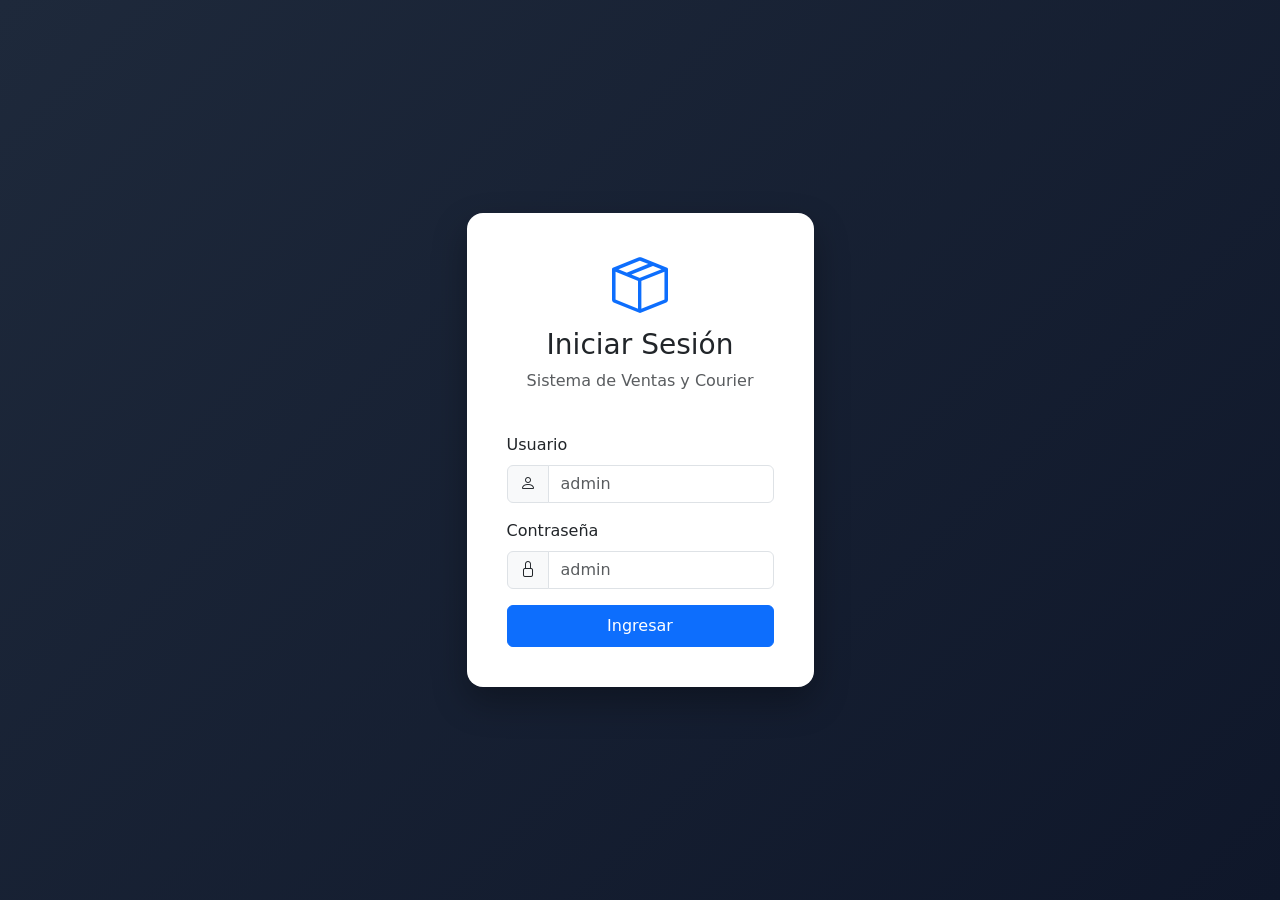
<file: index.html>
<!DOCTYPE html>
<html lang="es">
<head>
    <meta charset="UTF-8">
    <meta name="viewport" content="width=device-width, initial-scale=1.0">
    <title>Login - Sistema de Ventas y Courier</title>
    <link href="https://cdn.jsdelivr.net/npm/bootstrap@5.3.0/dist/css/bootstrap.min.css" rel="stylesheet">
    <link href="https://cdn.jsdelivr.net/npm/bootstrap-icons@1.10.5/font/bootstrap-icons.css" rel="stylesheet">
    <link rel="stylesheet" href="css/styles.css">
</head>
<body class="login-body">

<div class="login-container">
    <div class="card login-card p-4">
        <div class="text-center mb-4">
            <i class="bi bi-box-seam text-primary display-4"></i>
            <h3 class="mt-2">Iniciar Sesión</h3>
            <p class="text-muted">Sistema de Ventas y Courier</p>
        </div>
        
        <div id="login-error" class="alert alert-danger d-none" role="alert">
            Usuario o contraseña incorrectos.
        </div>

        <form id="login-form" onsubmit="handleLogin(event)">
            <div class="mb-3">
                <label for="username" class="form-label">Usuario</label>
                <div class="input-group">
                    <span class="input-group-text"><i class="bi bi-person"></i></span>
                    <input type="text" class="form-control" id="username" placeholder="admin" required>
                </div>
            </div>
            <div class="mb-3">
                <label for="password" class="form-label">Contraseña</label>
                <div class="input-group">
                    <span class="input-group-text"><i class="bi bi-lock"></i></span>
                    <input type="password" class="form-control" id="password" placeholder="admin" required>
                </div>
            </div>
            <button type="submit" class="btn btn-primary w-100 py-2">Ingresar</button>
        </form>
    </div>
</div>

<script src="js/auth.js"></script>
</body>
</html>
</file>
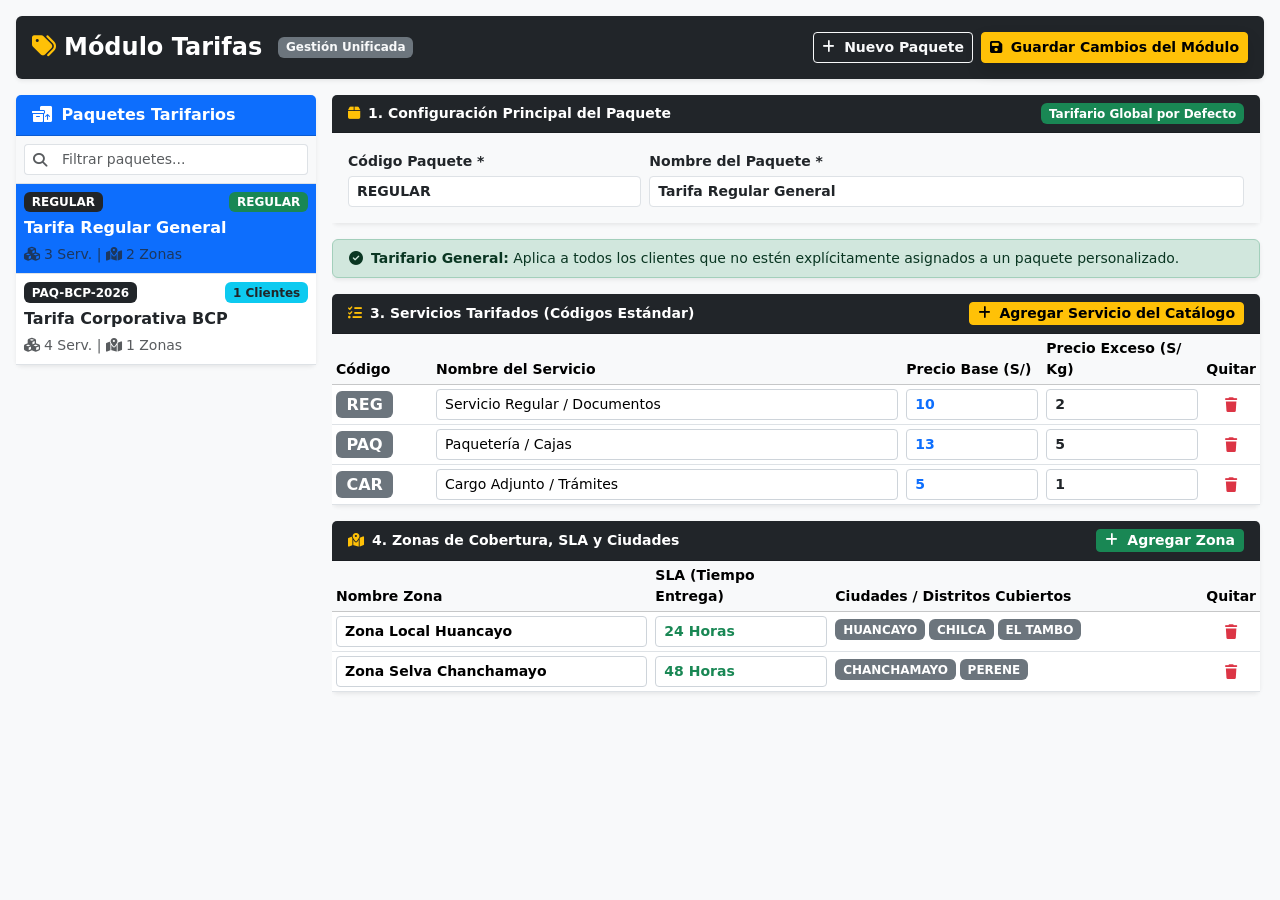
<file: indeprueba.html>
<!DOCTYPE html>
<html lang="es">
<head>
    <meta charset="UTF-8">
    <meta name="viewport" content="width=device-width, initial-scale=1.0">
    <title>Módulo de Tarifas - Sistema Courier</title>
    
    <!-- Bootstrap 5 CSS -->
    <link rel="stylesheet" href="https://cdn.jsdelivr.net/npm/bootstrap@5.3.0/dist/css/bootstrap.min.css">
    <!-- FontAwesome Iconos -->
    <link rel="stylesheet" href="https://cdnjs.cloudflare.com/ajax/libs/font-awesome/6.4.0/css/all.min.css">
    
    <style>
        /* Estilos para evitar el amontonamiento visual */
        .scrollable-panel {
            max-height: calc(100vh - 220px);
            overflow-y: auto;
        }
        .scrollable-panel::-webkit-scrollbar, .custom-scroll::-webkit-scrollbar {
            width: 6px;
        }
        .scrollable-panel::-webkit-scrollbar-thumb, .custom-scroll::-webkit-scrollbar-thumb {
            background-color: #cbd5e1;
            border-radius: 4px;
        }
        .table-input-inline {
            background-color: #ffffff;
            border: 1px solid #ced4da;
            border-radius: 4px;
            padding: 0.25rem 0.5rem;
            font-size: 0.875rem;
        }
        .table-input-inline:focus {
            border-color: #0d6efd;
            box-shadow: 0 0 0 0.25rem rgba(13, 110, 253, 0.25);
        }
    </style>
</head>
<body class="bg-light">

    <!-- Contenedor Principal donde se renderiza la UI de Tarifas -->
    <div id="dynamic-content"></div>

    <!-- MODAL PARA ASIGNAR CLIENTES MASIVAMENTE -->
    <div class="modal fade" id="modalClientes" tabindex="-1" aria-hidden="true">
        <div class="modal-dialog modal-dialog-scrollable modal-lg">
            <div class="modal-content">
                <div class="modal-header bg-dark text-white">
                    <h5 class="modal-title fs-6"><i class="fa-solid fa-users me-2"></i>Asignación Masiva de Clientes</h5>
                    <button type="button" class="btn-close btn-close-white" data-bs-dismiss="modal" aria-label="Close"></button>
                </div>
                <div class="modal-body p-3">
                    <div class="input-group mb-3">
                        <span class="input-group-text"><i class="fa-solid fa-magnifying-glass"></i></span>
                        <input type="text" class="form-control" id="txtBuscarClienteModal" placeholder="Buscar cliente por RUC o Razón Social..." onkeyup="filtrarClientesModal()">
                    </div>
                    <div class="list-group custom-scroll" id="listaClientesModalContainer" style="max-height: 350px; overflow-y: auto;">
                        <!-- Se llena dinámicamente -->
                    </div>
                </div>
                <div class="modal-footer">
                    <button type="button" class="btn btn-secondary btn-sm" data-bs-dismiss="modal">Cerrar</button>
                </div>
            </div>
        </div>
    </div>

    <!-- Bootstrap 5 JS Bundle -->
    <script src="https://cdn.jsdelivr.net/npm/bootstrap@5.3.0/dist/js/bootstrap.bundle.min.js"></script>

    <script>
        // ENDPOINTS Y ESTADOS GLOBALES
        const API_TARIFAS_URL = 'http://localhost:5211/api/tarifas';
        const API_CLIENTES_URL = 'http://localhost:5211/api/clientes';
        const API_CIUDADES_URL = 'http://localhost:5211/api/ciudades';

        // CATÁLOGO MAESTRO DE SERVICIOS (Códigos estándar globales)
        const CATALOGO_SERVICIOS = [
            { codigo: 'REG', nombre: 'Servicio Regular / Documentos' },
            { codigo: 'PAQ', nombre: 'Paquetería / Cajas' },
            { codigo: 'CAR', nombre: 'Cargo Adjunto / Trámites' },
            { codigo: 'EXP', nombre: 'Servicio Express / Urgente' },
            { codigo: 'MOT', nombre: 'Mensajería Local Motorizado' }
        ];

        let paquetesBD = [];
        let clientesBD = [];
        let ciudadesBD = [];
        let paqueteSeleccionadoId = null;
        let bsModalClientes = null;

        // Cargar datos
        async function cargarDatosTarifas() {
            try {
                const [resTarifas, resClientes, resCiudades] = await Promise.all([
                    fetch(API_TARIFAS_URL),
                    fetch(API_CLIENTES_URL),
                    fetch(API_CIUDADES_URL)
                ]);

                if (resTarifas.ok) paquetesBD = await resTarifas.json();
                else cargarTarifasFicticias();

                if (resClientes.ok) clientesBD = await resClientes.json();
                else cargarClientesFicticios();

                if (resCiudades.ok) ciudadesBD = await resCiudades.json();
                else cargarCiudadesFicticias();

            } catch (error) {
                cargarTarifasFicticias();
                cargarClientesFicticios();
                cargarCiudadesFicticias();
            }
        }

        function cargarTarifasFicticias() {
            paquetesBD = [
                {
                    id: 'PAQ-REGULAR',
                    codigo: 'REGULAR',
                    nombre: 'Tarifa Regular General',
                    esRegular: true,
                    clientesIds: [],
                    servicios: [
                        { codigo: 'REG', nombre: 'Servicio Regular / Documentos', precioBase: 10.00, precioExceso: 2.00 },
                        { codigo: 'PAQ', nombre: 'Paquetería / Cajas', precioBase: 13.00, precioExceso: 5.00 },
                        { codigo: 'CAR', nombre: 'Cargo Adjunto / Trámites', precioBase: 5.00, precioExceso: 1.00 }
                    ],
                    zonas: [
                        { id: 'ZON-001', nombre: 'Zona Local Huancayo', sla: '24 Horas', distritosIds: ['120101', '120107', '120114'] },
                        { id: 'ZON-002', nombre: 'Zona Selva Chanchamayo', sla: '48 Horas', distritosIds: ['120301', '120302'] }
                    ]
                },
                {
                    id: 'PAQ-BCP',
                    codigo: 'PAQ-BCP-2026',
                    nombre: 'Tarifa Corporativa BCP',
                    esRegular: false,
                    clientesIds: ['CLI-101'],
                    servicios: [
                        { codigo: 'REG', nombre: 'Servicio Regular / Documentos', precioBase: 8.50, precioExceso: 1.50 },
                        { codigo: 'PAQ', nombre: 'Paquetería / Cajas', precioBase: 11.00, precioExceso: 3.50 },
                        { codigo: 'CAR', nombre: 'Cargo Adjunto / Trámites', precioBase: 4.00, precioExceso: 0.80 },
                        { codigo: 'EXP', nombre: 'Servicio Express / Urgente', precioBase: 15.00, precioExceso: 4.00 }
                    ],
                    zonas: [
                        { id: 'ZON-101', nombre: 'Zona Corredor Financiero', sla: '12 Horas', distritosIds: ['120101', '150101', '150122'] }
                    ]
                }
            ];
            paqueteSeleccionadoId = paquetesBD[0].id;
        }

        function cargarClientesFicticios() {
            clientesBD = [
                { id: 'CLI-101', nombreRazonSocial: 'BANCO DE CREDITO DEL PERU', ruc: '20100047218' },
                { id: 'CLI-102', nombreRazonSocial: 'UNIVERSIDAD CONTINENTAL S.A.C.', ruc: '20319363221' },
                { id: 'CLI-103', nombreRazonSocial: 'CAJA MUNICIPAL HUANCAYO', ruc: '20129778842' },
                { id: 'CLI-104', nombreRazonSocial: 'MUNICIPALIDAD PROVINCIAL DE HUANCAYO', ruc: '20146820593' },
                { id: 'CLI-105', nombreRazonSocial: 'SOCIEDAD MINERA EL BROCAL S.A.A.', ruc: '20100140269' }
            ];
        }

        function cargarCiudadesFicticias() {
            ciudadesBD = [
                { id: "120101", departamento: "JUNIN", provincia: "HUANCAYO", distrito: "HUANCAYO" },
                { id: "120107", departamento: "JUNIN", provincia: "HUANCAYO", distrito: "CHILCA" },
                { id: "120114", departamento: "JUNIN", provincia: "HUANCAYO", distrito: "EL TAMBO" },
                { id: "120301", departamento: "JUNIN", provincia: "CHANCHAMAYO", distrito: "CHANCHAMAYO" },
                { id: "120302", departamento: "JUNIN", provincia: "CHANCHAMAYO", distrito: "PERENE" },
                { id: "150101", departamento: "LIMA", provincia: "LIMA", distrito: "LIMA" },
                { id: "150122", departamento: "LIMA", provincia: "LIMA", distrito: "MIRAFLORES" }
            ];
        }

        // RENDERIZADO PRINCIPAL
        async function renderTarifas() {
            const contenedor = document.getElementById('dynamic-content');
            if (!contenedor) return;

            await cargarDatosTarifas();

            contenedor.innerHTML = `
                <div class="container-fluid p-3">
                    <!-- HEADER DEL MÓDULO CON BOTÓN ÚNICO GLOBAL -->
                    <div class="d-flex justify-content-between align-items-center bg-dark text-white p-3 rounded mb-3 shadow-sm">
                        <div class="d-flex align-items-center">
                            <h4 class="mb-0 fw-bold me-3">
                                <i class="fa-solid fa-tags text-warning me-2"></i>Módulo Tarifas
                            </h4>
                            <span class="badge bg-secondary text-light">Gestión Unificada</span>
                        </div>
                        <div class="d-flex gap-2">
                            <button class="btn btn-outline-light fw-bold btn-sm" onclick="crearNuevoPaquete()">
                                <i class="fa-solid fa-plus me-1"></i> Nuevo Paquete
                            </button>
                            <button class="btn btn-warning fw-bold btn-sm shadow" onclick="guardarTodoElModulo()">
                                <i class="fa-solid fa-floppy-disk me-1"></i> Guardar Cambios del Módulo
                            </button>
                        </div>
                    </div>

                    <div class="row g-3">
                        <!-- COLUMNA IZQUIERDA: LISTA DE PAQUETES DE TARIFAS (CON BUSCADOR Y SCROLL) -->
                        <div class="col-lg-4 col-xl-3">
                            <div class="card border-0 shadow-sm">
                                <div class="card-header bg-primary text-white fw-bold py-2">
                                    <i class="fa-solid fa-boxes-packing me-1"></i> Paquetes Tarifarios
                                </div>
                                <div class="card-body p-2 bg-light border-bottom">
                                    <div class="input-group input-group-sm">
                                        <span class="input-group-text bg-white border-end-0"><i class="fa-solid fa-magnifying-glass text-muted"></i></span>
                                        <input type="text" class="form-control border-start-0" id="txtBuscarPaquete" placeholder="Filtrar paquetes..." onkeyup="filtrarPaquetes()">
                                    </div>
                                </div>
                                <div class="card-body p-0">
                                    <div class="list-group list-group-flush scrollable-panel" id="listaPaquetesContainer"></div>
                                </div>
                            </div>
                        </div>

                        <!-- COLUMNA DERECHA: EDICIÓN INTEGRADA DEL PAQUETE (SCROLLABLE) -->
                        <div class="col-lg-8 col-xl-9">
                            <div class="scrollable-panel pe-1" id="detallePaqueteContainer"></div>
                        </div>
                    </div>
                </div>
            `;

            bsModalClientes = new bootstrap.Modal(document.getElementById('modalClientes'));
            renderListaPaquetes();
            renderDetallePaquete();
        }

        // RENDERIZAR Y FILTRAR LISTA LATERAL DE PAQUETES
        function renderListaPaquetes() {
            const container = document.getElementById('listaPaquetesContainer');
            if (!container) return;

            const filtro = (document.getElementById('txtBuscarPaquete')?.value || '').toLowerCase();
            let html = '';

            const paquetesFiltrados = paquetesBD.filter(p => 
                p.nombre.toLowerCase().includes(filtro) || p.codigo.toLowerCase().includes(filtro)
            );

            if (paquetesFiltrados.length === 0) {
                container.innerHTML = `<div class="p-3 text-muted text-center small">No se encontraron paquetes.</div>`;
                return;
            }

            paquetesFiltrados.forEach(p => {
                const activo = p.id === paqueteSeleccionadoId ? 'active' : '';
                const badgeTipo = p.esRegular 
                    ? '<span class="badge bg-success">REGULAR</span>' 
                    : `<span class="badge bg-info text-dark">${p.clientesIds.length} Clientes</span>`;

                html += `
                    <button type="button" class="list-group-item list-group-item-action ${activo} p-2 border-bottom" onclick="seleccionarPaquete('${p.id}')">
                        <div class="d-flex justify-content-between align-items-center mb-1">
                            <span class="badge bg-dark fw-bold">${p.codigo}</span>
                            ${badgeTipo}
                        </div>
                        <div class="fw-bold fs-6 text-truncate">${p.nombre}</div>
                        <small class="d-block text-muted mt-1 style="font-size: 0.75rem;">
                            <i class="fa-solid fa-cubes me-1"></i>${p.servicios.length} Serv. | 
                            <i class="fa-solid fa-map-location-dot me-1"></i>${p.zonas.length} Zonas
                        </small>
                    </button>
                `;
            });

            container.innerHTML = html;
        }

        function filtrarPaquetes() {
            renderListaPaquetes();
        }

        window.seleccionarPaquete = function(id) {
            paqueteSeleccionadoId = id;
            renderListaPaquetes();
            renderDetallePaquete();
        };

        // RENDERIZAR DETALLE Y EDICIÓN COMPLETA DEL PAQUETE
        function renderDetallePaquete() {
            const container = document.getElementById('detallePaqueteContainer');
            const paq = paquetesBD.find(p => p.id === paqueteSeleccionadoId);

            if (!paq || !container) {
                container.innerHTML = `<div class="alert alert-info">Seleccione un paquete tarifario de la lista.</div>`;
                return;
            }

            container.innerHTML = `
                <!-- 1. CÓDIGO Y NOMBRE DE PAQUETE -->
                <div class="card border-0 shadow-sm mb-3">
                    <div class="card-header bg-dark text-white fw-bold py-2 d-flex justify-content-between align-items-center">
                        <span class="small"><i class="fa-solid fa-box text-warning me-2"></i>1. Configuración Principal del Paquete</span>
                        ${!paq.esRegular ? `
                            <button class="btn btn-outline-danger btn-sm py-0" onclick="eliminarPaquete('${paq.id}')">
                                <i class="fa-solid fa-trash me-1"></i> Eliminar Paquete
                            </button>
                        ` : '<span class="badge bg-success">Tarifario Global por Defecto</span>'}
                    </div>
                    <div class="card-body bg-light p-3">
                        <div class="row g-2">
                            <div class="col-md-4">
                                <label class="form-label small fw-bold mb-1">Código Paquete *</label>
                                <input type="text" class="form-control form-control-sm fw-bold" id="txtPaqCodigo" value="${paq.codigo}">
                            </div>
                            <div class="col-md-8">
                                <label class="form-label small fw-bold mb-1">Nombre del Paquete *</label>
                                <input type="text" class="form-control form-control-sm fw-bold" id="txtPaqNombre" value="${paq.nombre}">
                            </div>
                        </div>
                    </div>
                </div>

                <!-- 2. CLIENTES ASIGNADOS -->
                ${!paq.esRegular ? `
                    <div class="card border-0 shadow-sm mb-3">
                        <div class="card-header bg-secondary text-white fw-bold py-2 d-flex justify-content-between align-items-center">
                            <span class="small"><i class="fa-solid fa-users me-2"></i>2. Clientes Asignados (${paq.clientesIds.length})</span>
                            <button class="btn btn-light btn-sm fw-bold text-dark py-0" onclick="abrirModalClientes()">
                                <i class="fa-solid fa-user-plus me-1"></i> Asignar / Quitar Clientes
                            </button>
                        </div>
                        <div class="card-body p-2">
                            <div class="d-flex flex-wrap gap-1 custom-scroll" style="max-height: 100px; overflow-y: auto;">
                                ${renderClientesChips(paq.clientesIds)}
                            </div>
                        </div>
                    </div>
                ` : `
                    <div class="alert alert-success shadow-sm mb-3 py-2 small">
                        <i class="fa-solid fa-circle-check me-2"></i><strong>Tarifario General:</strong> Aplica a todos los clientes que no estén explícitamente asignados a un paquete personalizado.
                    </div>
                `}

                <!-- 3. SERVICIOS DEL TARIFARIO (CÓDIGOS ESTÁNDAR Y ENTRADA INLINE DIRECTA) -->
                <div class="card border-0 shadow-sm mb-3">
                    <div class="card-header bg-dark text-white fw-bold py-2 d-flex justify-content-between align-items-center">
                        <span class="small"><i class="fa-solid fa-list-check text-warning me-2"></i>3. Servicios Tarifados (Códigos Estándar)</span>
                        <button class="btn btn-warning btn-sm fw-bold py-0" onclick="agregarServicioEstandar()">
                            <i class="fa-solid fa-plus me-1"></i> Agregar Servicio del Catálogo
                        </button>
                    </div>
                    <div class="card-body p-0">
                        <div class="table-responsive">
                            <table class="table table-sm table-hover align-middle mb-0" id="tablaServicios">
                                <thead class="table-light small fw-bold">
                                    <tr>
                                        <th style="width: 100px;">Código</th>
                                        <th>Nombre del Servicio</th>
                                        <th style="width: 140px;">Precio Base (S/)</th>
                                        <th style="width: 160px;">Precio Exceso (S/ Kg)</th>
                                        <th style="width: 50px;" class="text-center">Quitar</th>
                                    </tr>
                                </thead>
                                <tbody>
                                    ${renderFilasServicios(paq.servicios)}
                                </tbody>
                            </table>
                        </div>
                    </div>
                </div>

                <!-- 4. ZONAS DE COBERTURA, CIUDADES Y SLA -->
                <div class="card border-0 shadow-sm mb-3">
                    <div class="card-header bg-dark text-white fw-bold py-2 d-flex justify-content-between align-items-center">
                        <span class="small"><i class="fa-solid fa-map-location-dot text-warning me-2"></i>4. Zonas de Cobertura, SLA y Ciudades</span>
                        <button class="btn btn-success btn-sm fw-bold py-0" onclick="agregarZona()">
                            <i class="fa-solid fa-plus me-1"></i> Agregar Zona
                        </button>
                    </div>
                    <div class="card-body p-0">
                        <div class="table-responsive">
                            <table class="table table-sm table-hover align-middle mb-0" id="tablaZonas">
                                <thead class="table-light small fw-bold">
                                    <tr>
                                        <th>Nombre Zona</th>
                                        <th style="width: 180px;">SLA (Tiempo Entrega)</th>
                                        <th>Ciudades / Distritos Cubiertos</th>
                                        <th style="width: 50px;" class="text-center">Quitar</th>
                                    </tr>
                                </thead>
                                <tbody>
                                    ${renderFilasZonas(paq.zonas)}
                                </tbody>
                            </table>
                        </div>
                    </div>
                </div>
            `;
        }

        // RENDER DE CHIPS DE CLIENTES
        function renderClientesChips(clientesIds) {
            if (!clientesIds || clientesIds.length === 0) {
                return `<span class="text-muted small p-1">No hay clientes específicos asignados a este paquete.</span>`;
            }

            return clientesIds.map(cliId => {
                const cli = clientesBD.find(c => c.id === cliId);
                const nombre = cli ? `${cli.nombreRazonSocial}` : cliId;

                return `
                    <span class="badge bg-white text-dark border p-2 d-flex align-items-center gap-2">
                        <i class="fa-solid fa-building text-primary"></i> ${nombre}
                        <i class="fa-solid fa-xmark text-danger ms-1 cursor-pointer" title="Desvincular" onclick="desvincularCliente('${cliId}')"></i>
                    </span>
                `;
            }).join('');
        }

        // RENDER DE FILAS DE SERVICIOS (INPUTS DIRECTOS SIN BOTÓN EDITAR)
        function renderFilasServicios(servicios) {
            if (!servicios || servicios.length === 0) {
                return `<tr><td colspan="5" class="text-center text-muted p-3 small">No hay servicios agregados a este paquete.</td></tr>`;
            }

            return servicios.map((s, index) => `
                <tr data-srv-index="${index}">
                    <td>
                        <span class="badge bg-secondary fw-bold fs-6">${s.codigo}</span>
                    </td>
                    <td>
                        <input type="text" class="table-input-inline w-100 input-srv-nombre" value="${s.nombre}">
                    </td>
                    <td>
                        <input type="number" step="0.10" class="table-input-inline w-100 fw-bold text-primary input-srv-base" value="${s.precioBase}">
                    </td>
                    <td>
                        <input type="number" step="0.10" class="table-input-inline w-100 fw-bold text-dark input-srv-exceso" value="${s.precioExceso}">
                    </td>
                    <td class="text-center">
                        <button class="btn btn-sm btn-link text-danger p-0" onclick="eliminarServicio(${index})"><i class="fa-solid fa-trash"></i></button>
                    </td>
                </tr>
            `).join('');
        }

        // RENDER DE FILAS DE ZONAS (INPUTS DIRECTOS PARA SLA Y NOMBRE)
        function renderFilasZonas(zonas) {
            if (!zonas || zonas.length === 0) {
                return `<tr><td colspan="4" class="text-center text-muted p-3 small">No hay zonas configuradas.</td></tr>`;
            }

            return zonas.map((z, index) => {
                const nombresCiudades = z.distritosIds.map(id => {
                    const c = ciudadesBD.find(x => x.id === id);
                    return c ? `<span class="badge bg-secondary me-1 mb-1">${c.distrito}</span>` : `<span class="badge bg-light text-dark me-1">${id}</span>`;
                }).join('');

                return `
                    <tr data-zona-index="${index}">
                        <td>
                            <input type="text" class="table-input-inline w-100 fw-bold input-zona-nombre" value="${z.nombre}">
                        </td>
                        <td>
                            <input type="text" class="table-input-inline w-100 text-success fw-bold input-zona-sla" value="${z.sla}" placeholder="Ej: 24 Horas">
                        </td>
                        <td>
                            <div class="d-flex align-items-center flex-wrap">
                                ${nombresCiudades}
                            </div>
                        </td>
                        <td class="text-center">
                            <button class="btn btn-sm btn-link text-danger p-0" onclick="eliminarZona(${index})"><i class="fa-solid fa-trash"></i></button>
                        </td>
                    </tr>
                `;
            }).join('');
        }

        // AGREGAR SERVICIO DESDE EL CATÁLOGO MAESTRO (Códigos Estándar)
        window.agregarServicioEstandar = function() {
            const paq = paquetesBD.find(p => p.id === paqueteSeleccionadoId);
            if (!paq) return;

            sincronizarEdicionesDesdeDOM();

            let opciones = "Seleccione el servicio a agregar por su CÓDIGO:\n\n";
            CATALOGO_SERVICIOS.forEach((cs, i) => {
                opciones += `${i + 1}. [${cs.codigo}] ${cs.nombre}\n`;
            });

            const elegida = prompt(opciones);
            const idx = parseInt(elegida) - 1;

            if (!isNaN(idx) && CATALOGO_SERVICIOS[idx]) {
                const item = CATALOGO_SERVICIOS[idx];

                if (paq.servicios.some(s => s.codigo === item.codigo)) {
                    alert(`El servicio con código ${item.codigo} ya está agregado en este paquete.`);
                    return;
                }

                paq.servicios.push({
                    codigo: item.codigo,
                    nombre: item.nombre,
                    precioBase: 0.00,
                    precioExceso: 0.00
                });

                renderDetallePaquete();
            }
        };

        window.eliminarServicio = function(index) {
            const paq = paquetesBD.find(p => p.id === paqueteSeleccionadoId);
            if (!paq) return;

            sincronizarEdicionesDesdeDOM();
            paq.servicios.splice(index, 1);
            renderDetallePaquete();
        };

        // GESTIÓN DE ZONAS Y SLA
        window.agregarZona = function() {
            const paq = paquetesBD.find(p => p.id === paqueteSeleccionadoId);
            if (!paq) return;

            sincronizarEdicionesDesdeDOM();

            const nombre = prompt('Nombre de la Zona:');
            if (!nombre) return;

            paq.zonas.push({
                id: `ZON-${Date.now()}`,
                nombre: nombre,
                sla: '24 Horas',
                distritosIds: ['120101', '120107']
            });

            renderListaPaquetes();
            renderDetallePaquete();
        };

        window.eliminarZona = function(index) {
            const paq = paquetesBD.find(p => p.id === paqueteSeleccionadoId);
            if (!paq) return;

            sincronizarEdicionesDesdeDOM();
            paq.zonas.splice(index, 1);
            renderListaPaquetes();
            renderDetallePaquete();
        };

        // MODAL DE CLIENTES MASIVOS
        window.abrirModalClientes = function() {
            filtrarClientesModal();
            bsModalClientes.show();
        };

        window.filtrarClientesModal = function() {
            const paq = paquetesBD.find(p => p.id === paqueteSeleccionadoId);
            if (!paq) return;

            const filtro = (document.getElementById('txtBuscarClienteModal')?.value || '').toLowerCase();
            const container = document.getElementById('listaClientesModalContainer');

            let html = '';
            clientesBD.forEach(c => {
                const coincide = c.nombreRazonSocial.toLowerCase().includes(filtro) || c.ruc.includes(filtro);
                if (!coincide) return;

                const asignadoAEste = paq.clientesIds.includes(c.id);

                html += `
                    <div class="list-group-item d-flex justify-content-between align-items-center p-2">
                        <div>
                            <div class="fw-bold small">${c.nombreRazonSocial}</div>
                            <small class="text-muted">RUC: ${c.ruc}</small>
                        </div>
                        <div>
                            ${asignadoAEste ? `
                                <button class="btn btn-sm btn-outline-danger" onclick="toggleClienteAsignacion('${c.id}')">
                                    <i class="fa-solid fa-user-minus me-1"></i> Quitar
                                </button>
                            ` : `
                                <button class="btn btn-sm btn-success" onclick="toggleClienteAsignacion('${c.id}')">
                                    <i class="fa-solid fa-user-plus me-1"></i> Asignar
                                </button>
                            `}
                        </div>
                    </div>
                `;
            });

            container.innerHTML = html || `<div class="text-muted p-3 text-center">No hay coincidencia de clientes.</div>`;
        };

        window.toggleClienteAsignacion = function(cliId) {
            const paq = paquetesBD.find(p => p.id === paqueteSeleccionadoId);
            if (!paq) return;

            if (paq.clientesIds.includes(cliId)) {
                paq.clientesIds = paq.clientesIds.filter(id => id !== cliId);
            } else {
                // Quitar de otros paquetes personalizados para evitar duplicidades
                paquetesBD.forEach(p => {
                    p.clientesIds = p.clientesIds.filter(id => id !== cliId);
                });
                paq.clientesIds.push(cliId);
            }

            filtrarClientesModal();
            renderListaPaquetes();
            renderDetallePaquete();
        };

        window.desvincularCliente = function(cliId) {
            const paq = paquetesBD.find(p => p.id === paqueteSeleccionadoId);
            if (!paq) return;

            paq.clientesIds = paq.clientesIds.filter(id => id !== cliId);
            renderListaPaquetes();
            renderDetallePaquete();
        };

        // CREAR / ELIMINAR PAQUETE
        window.crearNuevoPaquete = function() {
            sincronizarEdicionesDesdeDOM();

            const codigo = prompt('Ingrese el CÓDIGO del nuevo paquete (Ej: PAQ-CONTINENTAL):');
            if (!codigo) return;

            const nombre = prompt('Ingrese el NOMBRE del paquete:');
            if (!nombre) return;

            const nuevoId = `PAQ-${Date.now()}`;
            paquetesBD.push({
                id: nuevoId,
                codigo: codigo.toUpperCase(),
                nombre: nombre,
                esRegular: false,
                clientesIds: [],
                servicios: [
                    { codigo: 'REG', nombre: 'Servicio Regular / Documentos', precioBase: 10.00, precioExceso: 2.00 },
                    { codigo: 'PAQ', nombre: 'Paquetería / Cajas', precioBase: 13.00, precioExceso: 5.00 }
                ],
                zonas: [
                    { id: `ZON-${Date.now()}`, nombre: 'Zona Local', sla: '24 Horas', distritosIds: ['120101'] }
                ]
            });

            paqueteSeleccionadoId = nuevoId;
            renderListaPaquetes();
            renderDetallePaquete();
        };

        window.eliminarPaquete = function(id) {
            const paq = paquetesBD.find(p => p.id === id);
            if (paq && paq.esRegular) {
                alert('El paquete REGULAR es la tarifa base del sistema y no puede eliminarse.');
                return;
            }

            if (confirm(`¿Eliminar el paquete "${paq.nombre}"? Sus clientes volverán a la tarifa Regular.`)) {
                paquetesBD = paquetesBD.filter(p => p.id !== id);
                paqueteSeleccionadoId = paquetesBD[0].id;
                renderListaPaquetes();
                renderDetallePaquete();
            }
        };

        // LEER LOS INPUTS DIRECTOS DE LA PANTALLA Y ACTUALIZAR EL ESTADO
        function sincronizarEdicionesDesdeDOM() {
            const paq = paquetesBD.find(p => p.id === paqueteSeleccionadoId);
            if (!paq) return;

            // 1. Código y Nombre del Paquete
            const codInput = document.getElementById('txtPaqCodigo');
            const nomInput = document.getElementById('txtPaqNombre');

            if (codInput) paq.codigo = codInput.value.trim();
            if (nomInput) paq.nombre = nomInput.value.trim();

            // 2. Servicios
            const filasServicios = document.querySelectorAll('#tablaServicios tbody tr[data-srv-index]');
            filasServicios.forEach(tr => {
                const idx = parseInt(tr.getAttribute('data-srv-index'));
                if (paq.servicios[idx]) {
                    const nom = tr.querySelector('.input-srv-nombre')?.value || '';
                    const base = parseFloat(tr.querySelector('.input-srv-base')?.value) || 0;
                    const exceso = parseFloat(tr.querySelector('.input-srv-exceso')?.value) || 0;

                    paq.servicios[idx].nombre = nom;
                    paq.servicios[idx].precioBase = base;
                    paq.servicios[idx].precioExceso = exceso;
                }
            });

            // 3. Zonas y SLA
            const filasZonas = document.querySelectorAll('#tablaZonas tbody tr[data-zona-index]');
            filasZonas.forEach(tr => {
                const idx = parseInt(tr.getAttribute('data-zona-index'));
                if (paq.zonas[idx]) {
                    const nom = tr.querySelector('.input-zona-nombre')?.value || '';
                    const sla = tr.querySelector('.input-zona-sla')?.value || '';

                    paq.zonas[idx].nombre = nom;
                    paq.zonas[idx].sla = sla;
                }
            });
        }

        // BOTÓN ÚNICO GLOBAL DE GUARDADO DE TODO EL MÓDULO
        window.guardarTodoElModulo = function() {
            sincronizarEdicionesDesdeDOM();

            // Validación rápida
            for (let p of paquetesBD) {
                if (!p.codigo || !p.nombre) {
                    alert(`El paquete con ID ${p.id} debe tener Código y Nombre.`);
                    return;
                }
            }

            console.log('ESTADO FINAL COMPLETO A ENVIAR AL BACKEND/API:', JSON.stringify(paquetesBD, null, 2));
            
            alert('¡CAMBIOS GUARDADOS EXITOSAMENTE!\n\nTodos los paquetes, precios de servicios y zonas han sido actualizados en la base de datos.');
            
            renderListaPaquetes();
            renderDetallePaquete();
        };

        // Inicializar
        document.addEventListener('DOMContentLoaded', () => {
            renderTarifas();
        });
    </script>
</body>
</html>
</file>
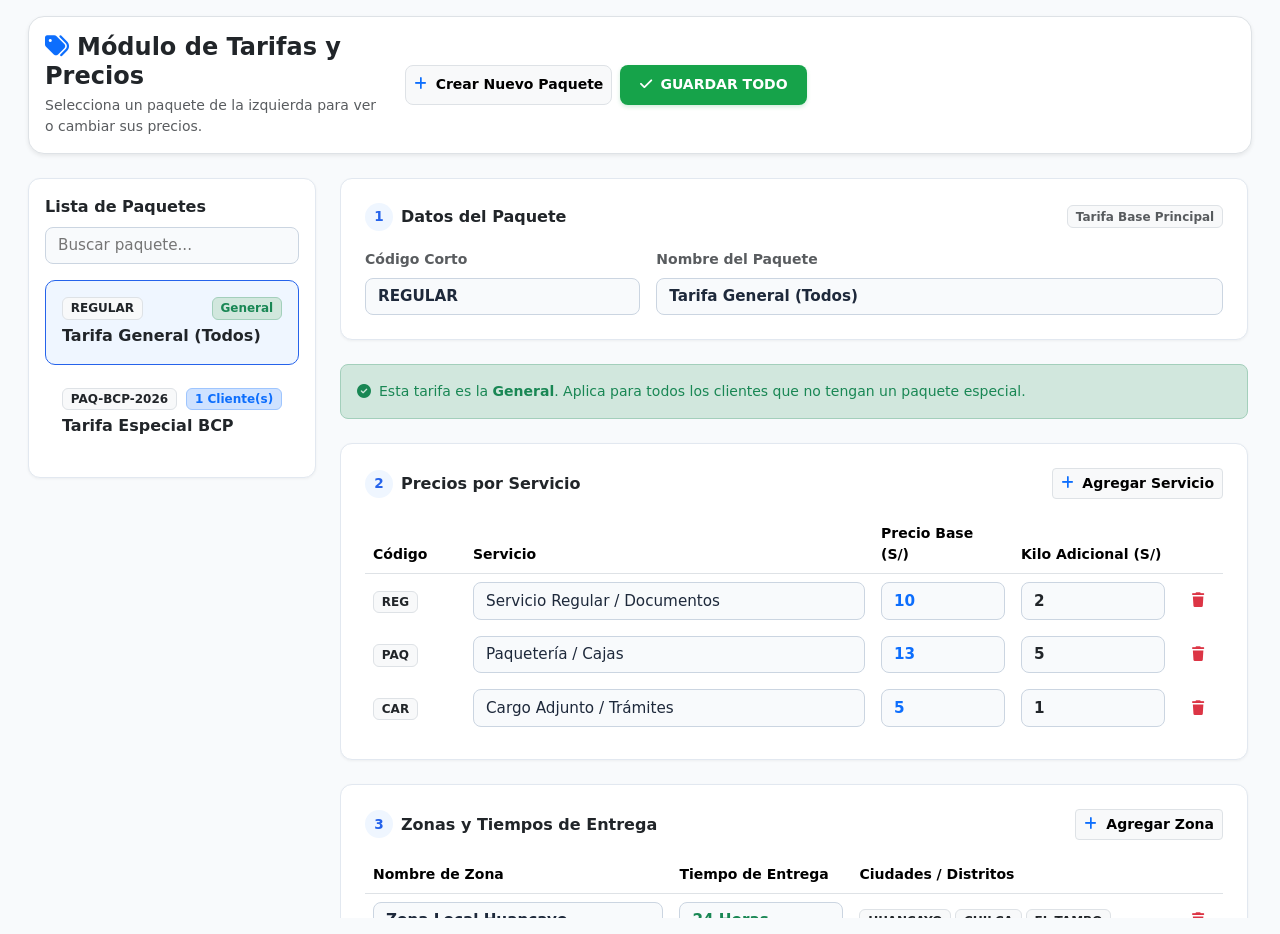
<file: indeprueba2.html>
<!DOCTYPE html>
<html lang="es">
<head>
    <meta charset="UTF-8">
    <meta name="viewport" content="width=device-width, initial-scale=1.0">
    <title>Módulo de Tarifas - Courier</title>
    
    <!-- Bootstrap 5 CSS -->
    <link rel="stylesheet" href="https://cdn.jsdelivr.net/npm/bootstrap@5.3.0/dist/css/bootstrap.min.css">
    <!-- FontAwesome Iconos -->
    <link rel="stylesheet" href="https://cdnjs.cloudflare.com/ajax/libs/font-awesome/6.4.0/css/all.min.css">
    
    <style>
        :root {
            --bg-principal: #f8fafc;
            --color-card: #ffffff;
            --color-borde: #e2e8f0;
            --texto-principal: #1e293b;
            --texto-secundario: #64748b;
            --primary-accent: #2563eb;
            --primary-soft: #eff6ff;
            --success-accent: #16a34a;
            --danger-accent: #dc2626;
        }

        body {
            background-color: var(--bg-principal);
            color: var(--texto-principal);
            font-family: system-ui, -apple-system, "Segoe UI", Roboto, sans-serif;
        }

        /* Paneles Limpios */
        .card-minimal {
            background: var(--color-card);
            border: 1px solid var(--color-borde);
            border-radius: 12px;
            box-shadow: 0 1px 3px rgba(0,0,0,0.05);
            transition: all 0.2s ease;
        }

        /* Botones Amigables */
        .btn-minimal-primary {
            background-color: var(--primary-accent);
            color: #fff;
            font-weight: 600;
            border-radius: 8px;
            padding: 0.5rem 1rem;
            border: none;
        }
        .btn-minimal-primary:hover {
            background-color: #1d4ed8;
            color: #fff;
        }

        .btn-minimal-success {
            background-color: var(--success-accent);
            color: #fff;
            font-weight: 700;
            border-radius: 8px;
            padding: 0.6rem 1.2rem;
            border: none;
            box-shadow: 0 2px 4px rgba(22, 163, 74, 0.2);
        }
        .btn-minimal-success:hover {
            background-color: #15803d;
            color: #fff;
        }

        /* Contenedor con Scroll Limpio */
        .scrollable-panel {
            max-height: calc(100vh - 160px);
            overflow-y: auto;
        }
        .scrollable-panel::-webkit-scrollbar, .custom-scroll::-webkit-scrollbar {
            width: 6px;
        }
        .scrollable-panel::-webkit-scrollbar-thumb, .custom-scroll::-webkit-scrollbar-thumb {
            background-color: #cbd5e1;
            border-radius: 10px;
        }

        /* Elementos Seleccionados */
        .item-paquete {
            border: 1px solid transparent;
            border-radius: 10px;
            margin-bottom: 6px;
            cursor: pointer;
            transition: all 0.15s ease;
        }
        .item-paquete:hover {
            background-color: var(--primary-soft);
        }
        .item-paquete.activo {
            background-color: var(--primary-soft);
            border-color: var(--primary-accent);
        }

        /* Entradas de Texto Simplificadas */
        .input-easy {
            background-color: #f8fafc;
            border: 1px solid #cbd5e1;
            border-radius: 8px;
            padding: 0.4rem 0.75rem;
            font-size: 0.95rem;
            color: var(--texto-principal);
        }
        .input-easy:focus {
            background-color: #ffffff;
            border-color: var(--primary-accent);
            outline: none;
            box-shadow: 0 0 0 3px rgba(37, 99, 235, 0.15);
        }

        .paso-numero {
            width: 28px;
            height: 28px;
            background-color: var(--primary-soft);
            color: var(--primary-accent);
            border-radius: 50%;
            display: inline-flex;
            align-items: center;
            justify-content: center;
            font-weight: 700;
            font-size: 0.85rem;
        }
    </style>
</head>
<body class="p-3">

    <!-- CONTENEDOR PRINCIPAL -->
    <div id="dynamic-content"></div>

    <!-- MODAL DE SELECCIÓN DE CLIENTES -->
    <div class="modal fade" id="modalClientes" tabindex="-1" aria-hidden="true">
        <div class="modal-dialog modal-dialog-scrollable modal-lg">
            <div class="modal-content border-0 rounded-4 shadow">
                <div class="modal-header border-0 pb-0">
                    <h5 class="modal-title fw-bold fs-5 text-dark"><i class="fa-solid fa-users text-primary me-2"></i>Elegir Clientes para este Tarifario</h5>
                    <button type="button" class="btn-close" data-bs-dismiss="modal" aria-label="Close"></button>
                </div>
                <div class="modal-body p-4">
                    <p class="text-muted small mb-3">Busca la empresa o cliente y presiona el botón verde para asignarlo a este paquete de precios.</p>
                    <div class="input-group mb-3">
                        <span class="input-group-text bg-light border-end-0"><i class="fa-solid fa-magnifying-glass text-muted"></i></span>
                        <input type="text" class="form-control bg-light border-start-0" id="txtBuscarClienteModal" placeholder="Escribe el RUC o Nombre del cliente..." onkeyup="filtrarClientesModal()">
                    </div>
                    <div class="list-group custom-scroll" id="listaClientesModalContainer" style="max-height: 320px; overflow-y: auto;"></div>
                </div>
                <div class="modal-footer border-0">
                    <button type="button" class="btn btn-primary rounded-3 px-4 fw-bold" data-bs-dismiss="modal">Listo</button>
                </div>
            </div>
        </div>
    </div>

    <!-- Bootstrap 5 JS -->
    <script src="https://cdn.jsdelivr.net/npm/bootstrap@5.3.0/dist/js/bootstrap.bundle.min.js"></script>

    <script>
        const API_TARIFAS_URL = 'http://localhost:5211/api/tarifas';
        const API_CLIENTES_URL = 'http://localhost:5211/api/clientes';
        const API_CIUDADES_URL = 'http://localhost:5211/api/ciudades';

        const CATALOGO_SERVICIOS = [
            { codigo: 'REG', nombre: 'Servicio Regular / Documentos' },
            { codigo: 'PAQ', nombre: 'Paquetería / Cajas' },
            { codigo: 'CAR', nombre: 'Cargo Adjunto / Trámites' },
            { codigo: 'EXP', nombre: 'Servicio Express / Urgente' },
            { codigo: 'MOT', nombre: 'Mensajería Local Motorizado' }
        ];

        let paquetesBD = [];
        let clientesBD = [];
        let ciudadesBD = [];
        let paqueteSeleccionadoId = null;
        let bsModalClientes = null;

        async function cargarDatosTarifas() {
            try {
                const [resTarifas, resClientes, resCiudades] = await Promise.all([
                    fetch(API_TARIFAS_URL),
                    fetch(API_CLIENTES_URL),
                    fetch(API_CIUDADES_URL)
                ]);

                if (resTarifas.ok) paquetesBD = await resTarifas.json();
                else cargarTarifasFicticias();

                if (resClientes.ok) clientesBD = await resClientes.json();
                else cargarClientesFicticios();

                if (resCiudades.ok) ciudadesBD = await resCiudades.json();
                else cargarCiudadesFicticias();

            } catch (error) {
                cargarTarifasFicticias();
                cargarClientesFicticios();
                cargarCiudadesFicticias();
            }
        }

        function cargarTarifasFicticias() {
            paquetesBD = [
                {
                    id: 'PAQ-REGULAR',
                    codigo: 'REGULAR',
                    nombre: 'Tarifa General (Todos)',
                    esRegular: true,
                    clientesIds: [],
                    servicios: [
                        { codigo: 'REG', nombre: 'Servicio Regular / Documentos', precioBase: 10.00, precioExceso: 2.00 },
                        { codigo: 'PAQ', nombre: 'Paquetería / Cajas', precioBase: 13.00, precioExceso: 5.00 },
                        { codigo: 'CAR', nombre: 'Cargo Adjunto / Trámites', precioBase: 5.00, precioExceso: 1.00 }
                    ],
                    zonas: [
                        { id: 'ZON-001', nombre: 'Zona Local Huancayo', sla: '24 Horas', distritosIds: ['120101', '120107', '120114'] },
                        { id: 'ZON-002', nombre: 'Zona Chanchamayo', sla: '48 Horas', distritosIds: ['120301', '120302'] }
                    ]
                },
                {
                    id: 'PAQ-BCP',
                    codigo: 'PAQ-BCP-2026',
                    nombre: 'Tarifa Especial BCP',
                    esRegular: false,
                    clientesIds: ['CLI-101'],
                    servicios: [
                        { codigo: 'REG', nombre: 'Servicio Regular / Documentos', precioBase: 8.50, precioExceso: 1.50 },
                        { codigo: 'PAQ', nombre: 'Paquetería / Cajas', precioBase: 11.00, precioExceso: 3.50 },
                        { codigo: 'CAR', nombre: 'Cargo Adjunto BCP', precioBase: 4.00, precioExceso: 0.80 }
                    ],
                    zonas: [
                        { id: 'ZON-101', nombre: 'Zona Corredor Financiero', sla: '12 Horas', distritosIds: ['120101', '150101'] }
                    ]
                }
            ];
            paqueteSeleccionadoId = paquetesBD[0].id;
        }

        function cargarClientesFicticios() {
            clientesBD = [
                { id: 'CLI-101', nombreRazonSocial: 'BANCO DE CREDITO DEL PERU', ruc: '20100047218' },
                { id: 'CLI-102', nombreRazonSocial: 'UNIVERSIDAD CONTINENTAL', ruc: '20319363221' },
                { id: 'CLI-103', nombreRazonSocial: 'CAJA MUNICIPAL HUANCAYO', ruc: '20129778842' },
                { id: 'CLI-104', nombreRazonSocial: 'MUNICIPALIDAD DE HUANCAYO', ruc: '20146820593' }
            ];
        }

        function cargarCiudadesFicticias() {
            ciudadesBD = [
                { id: "120101", departamento: "JUNIN", provincia: "HUANCAYO", distrito: "HUANCAYO" },
                { id: "120107", departamento: "JUNIN", provincia: "HUANCAYO", distrito: "CHILCA" },
                { id: "120114", departamento: "JUNIN", provincia: "HUANCAYO", distrito: "EL TAMBO" },
                { id: "120301", departamento: "JUNIN", provincia: "CHANCHAMAYO", distrito: "CHANCHAMAYO" },
                { id: "120302", departamento: "JUNIN", provincia: "CHANCHAMAYO", distrito: "PERENE" },
                { id: "150101", departamento: "LIMA", provincia: "LIMA", distrito: "LIMA" }
            ];
        }

        async function renderTarifas() {
            const contenedor = document.getElementById('dynamic-content');
            if (!contenedor) return;

            await cargarDatosTarifas();

            contenedor.innerHTML = `
                <div class="container-fluid max-width-xl">
                    <!-- ENCABEZADO PRINCIPAL Y BOTÓN DE GUARDAR GLOBAL -->
                    <div class="d-flex flex-column flex-md-row justify-content-between align-items-start align-items-md-center bg-white p-3 rounded-4 border mb-4 shadow-sm gap-3">
                        <div>
                            <h4 class="fw-bold mb-1 text-dark">
                                <i class="fa-solid fa-tags text-primary me-2"></i>Módulo de Tarifas y Precios
                            </h4>
                            <p class="text-muted small mb-0">Selecciona un paquete de la izquierda para ver o cambiar sus precios.</p>
                        </div>
                        <div class="d-flex gap-2 w-100 w-md-auto">
                            <button class="btn btn-light border fw-semibold rounded-3 btn-sm" onclick="crearNuevoPaquete()">
                                <i class="fa-solid fa-plus text-primary me-1"></i> Crear Nuevo Paquete
                            </button>
                            <button class="btn btn-minimal-success fw-bold text-white btn-sm" onclick="guardarTodoElModulo()">
                                <i class="fa-solid fa-check me-1"></i> GUARDAR TODO
                            </button>
                        </div>
                    </div>

                    <div class="row g-4">
                        <!-- COLUMNA IZQUIERDA: LISTADO DE PAQUETES -->
                        <div class="col-lg-4 col-xl-3">
                            <div class="card-minimal p-3">
                                <label class="form-label fw-bold text-dark mb-2">Lista de Paquetes</label>
                                <div class="mb-3">
                                    <input type="text" class="input-easy w-100" id="txtBuscarPaquete" placeholder="Buscar paquete..." onkeyup="filtrarPaquetes()">
                                </div>
                                <div class="scrollable-panel" id="listaPaquetesContainer"></div>
                            </div>
                        </div>

                        <!-- COLUMNA DERECHA: CONFIGURACIÓN DETALLADA -->
                        <div class="col-lg-8 col-xl-9">
                            <div class="scrollable-panel pe-1" id="detallePaqueteContainer"></div>
                        </div>
                    </div>
                </div>
            `;

            bsModalClientes = new bootstrap.Modal(document.getElementById('modalClientes'));
            renderListaPaquetes();
            renderDetallePaquete();
        }

        function renderListaPaquetes() {
            const container = document.getElementById('listaPaquetesContainer');
            if (!container) return;

            const filtro = (document.getElementById('txtBuscarPaquete')?.value || '').toLowerCase();
            let html = '';

            const paquetesFiltrados = paquetesBD.filter(p => 
                p.nombre.toLowerCase().includes(filtro) || p.codigo.toLowerCase().includes(filtro)
            );

            if (paquetesFiltrados.length === 0) {
                container.innerHTML = `<div class="p-3 text-muted text-center small">No hay paquetes.</div>`;
                return;
            }

            paquetesFiltrados.forEach(p => {
                const esActivo = p.id === paqueteSeleccionadoId ? 'activo' : '';
                const tipoTexto = p.esRegular ? 'General' : `${p.clientesIds.length} Cliente(s)`;

                html += `
                    <div class="item-paquete ${esActivo} p-3" onclick="seleccionarPaquete('${p.id}')">
                        <div class="d-flex justify-content-between align-items-center mb-1">
                            <span class="badge bg-light text-dark border fw-bold">${p.codigo}</span>
                            <span class="badge ${p.esRegular ? 'bg-success-subtle text-success border border-success-subtle' : 'bg-primary-subtle text-primary border border-primary-subtle'}">${tipoTexto}</span>
                        </div>
                        <div class="fw-bold text-dark fs-6">${p.nombre}</div>
                    </div>
                `;
            });

            container.innerHTML = html;
        }

        function filtrarPaquetes() {
            renderListaPaquetes();
        }

        window.seleccionarPaquete = function(id) {
            paqueteSeleccionadoId = id;
            renderListaPaquetes();
            renderDetallePaquete();
        };

        function renderDetallePaquete() {
            const container = document.getElementById('detallePaqueteContainer');
            const paq = paquetesBD.find(p => p.id === paqueteSeleccionadoId);

            if (!paq || !container) {
                container.innerHTML = `<div class="p-4 text-center text-muted card-minimal">Selecciona un paquete para comenzar.</div>`;
                return;
            }

            container.innerHTML = `
                <!-- PASO 1: DATOS DEL PAQUETE -->
                <div class="card-minimal p-4 mb-4">
                    <div class="d-flex justify-content-between align-items-center mb-3">
                        <div class="d-flex align-items-center gap-2">
                            <span class="paso-numero">1</span>
                            <h6 class="fw-bold text-dark mb-0">Datos del Paquete</h6>
                        </div>
                        ${!paq.esRegular ? `
                            <button class="btn btn-outline-danger btn-sm border-0" onclick="eliminarPaquete('${paq.id}')">
                                <i class="fa-solid fa-trash me-1"></i> Borrar Paquete
                            </button>
                        ` : '<span class="badge bg-light text-muted border">Tarifa Base Principal</span>'}
                    </div>

                    <div class="row g-3">
                        <div class="col-md-4">
                            <label class="form-label small fw-bold text-muted">Código Corto</label>
                            <input type="text" class="input-easy w-100 fw-bold" id="txtPaqCodigo" value="${paq.codigo}">
                        </div>
                        <div class="col-md-8">
                            <label class="form-label small fw-bold text-muted">Nombre del Paquete</label>
                            <input type="text" class="input-easy w-100 fw-bold" id="txtPaqNombre" value="${paq.nombre}">
                        </div>
                    </div>
                </div>

                <!-- PASO 2: CLIENTES PERTENECIENTES -->
                ${!paq.esRegular ? `
                    <div class="card-minimal p-4 mb-4">
                        <div class="d-flex justify-content-between align-items-center mb-3">
                            <div class="d-flex align-items-center gap-2">
                                <span class="paso-numero">2</span>
                                <h6 class="fw-bold text-dark mb-0">Clientes con esta tarifa (${paq.clientesIds.length})</h6>
                            </div>
                            <button class="btn btn-light border fw-semibold btn-sm" onclick="abrirModalClientes()">
                                <i class="fa-solid fa-user-plus text-primary me-1"></i> Asignar Cliente
                            </button>
                        </div>
                        <div class="d-flex flex-wrap gap-2">
                            ${renderClientesChips(paq.clientesIds)}
                        </div>
                    </div>
                ` : `
                    <div class="p-3 mb-4 rounded-3 bg-success-subtle border border-success-subtle text-success small">
                        <i class="fa-solid fa-circle-check me-2"></i>Esta tarifa es la <strong>General</strong>. Aplica para todos los clientes que no tengan un paquete especial.
                    </div>
                `}

                <!-- PASO 3: TABLA DE PRECIOS POR SERVICIO -->
                <div class="card-minimal p-4 mb-4">
                    <div class="d-flex justify-content-between align-items-center mb-3">
                        <div class="d-flex align-items-center gap-2">
                            <span class="paso-numero">${paq.esRegular ? '2' : '3'}</span>
                            <h6 class="fw-bold text-dark mb-0">Precios por Servicio</h6>
                        </div>
                        <button class="btn btn-light border fw-semibold btn-sm" onclick="agregarServicioEstandar()">
                            <i class="fa-solid fa-plus text-primary me-1"></i> Agregar Servicio
                        </button>
                    </div>

                    <div class="table-responsive">
                        <table class="table table-borderless align-middle mb-0" id="tablaServicios">
                            <thead>
                                <tr class="text-muted small border-bottom">
                                    <th style="width: 100px;">Código</th>
                                    <th>Servicio</th>
                                    <th style="width: 140px;">Precio Base (S/)</th>
                                    <th style="width: 160px;">Kilo Adicional (S/)</th>
                                    <th style="width: 50px;" class="text-center"></th>
                                </tr>
                            </thead>
                            <tbody>
                                ${renderFilasServicios(paq.servicios)}
                            </tbody>
                        </table>
                    </div>
                </div>

                <!-- PASO 4: ZONAS Y TIEMPOS DE ENTREGA -->
                <div class="card-minimal p-4 mb-4">
                    <div class="d-flex justify-content-between align-items-center mb-3">
                        <div class="d-flex align-items-center gap-2">
                            <span class="paso-numero">${paq.esRegular ? '3' : '4'}</span>
                            <h6 class="fw-bold text-dark mb-0">Zonas y Tiempos de Entrega</h6>
                        </div>
                        <button class="btn btn-light border fw-semibold btn-sm" onclick="agregarZona()">
                            <i class="fa-solid fa-plus text-primary me-1"></i> Agregar Zona
                        </button>
                    </div>

                    <div class="table-responsive">
                        <table class="table table-borderless align-middle mb-0" id="tablaZonas">
                            <thead>
                                <tr class="text-muted small border-bottom">
                                    <th>Nombre de Zona</th>
                                    <th style="width: 180px;">Tiempo de Entrega</th>
                                    <th>Ciudades / Distritos</th>
                                    <th style="width: 50px;" class="text-center"></th>
                                </tr>
                            </thead>
                            <tbody>
                                ${renderFilasZonas(paq.zonas)}
                            </tbody>
                        </table>
                    </div>
                </div>
            `;
        }

        function renderClientesChips(clientesIds) {
            if (!clientesIds || clientesIds.length === 0) {
                return `<span class="text-muted small">No hay clientes agregados todavía. Presiona "Asignar Cliente".</span>`;
            }

            return clientesIds.map(cliId => {
                const cli = clientesBD.find(c => c.id === cliId);
                const nombre = cli ? `${cli.nombreRazonSocial}` : cliId;

                return `
                    <span class="badge bg-light text-dark border p-2 d-flex align-items-center gap-2 rounded-3">
                        <i class="fa-solid fa-building text-secondary"></i> ${nombre}
                        <i class="fa-solid fa-xmark text-danger ms-1 cursor-pointer" title="Quitar" onclick="desvincularCliente('${cliId}')"></i>
                    </span>
                `;
            }).join('');
        }

        function renderFilasServicios(servicios) {
            if (!servicios || servicios.length === 0) {
                return `<tr><td colspan="5" class="text-center text-muted p-3 small">No hay servicios en este paquete.</td></tr>`;
            }

            return servicios.map((s, index) => `
                <tr data-srv-index="${index}">
                    <td><span class="badge bg-light text-dark border fw-bold">${s.codigo}</span></td>
                    <td><input type="text" class="input-easy w-100" value="${s.nombre}"></td>
                    <td><input type="number" step="0.50" class="input-easy w-100 fw-bold text-primary input-srv-base" value="${s.precioBase}"></td>
                    <td><input type="number" step="0.50" class="input-easy w-100 fw-bold text-dark input-srv-exceso" value="${s.precioExceso}"></td>
                    <td class="text-center">
                        <button class="btn btn-sm text-danger border-0" onclick="eliminarServicio(${index})"><i class="fa-solid fa-trash"></i></button>
                    </td>
                </tr>
            `).join('');
        }

        function renderFilasZonas(zonas) {
            if (!zonas || zonas.length === 0) {
                return `<tr><td colspan="4" class="text-center text-muted p-3 small">No hay zonas configuradas.</td></tr>`;
            }

            return zonas.map((z, index) => {
                const nombresCiudades = z.distritosIds.map(id => {
                    const c = ciudadesBD.find(x => x.id === id);
                    return c ? `<span class="badge bg-light text-dark border me-1">${c.distrito}</span>` : `<span class="badge bg-light text-dark border me-1">${id}</span>`;
                }).join('');

                return `
                    <tr data-zona-index="${index}">
                        <td><input type="text" class="input-easy w-100 fw-semibold input-zona-nombre" value="${z.nombre}"></td>
                        <td><input type="text" class="input-easy w-100 text-success fw-bold input-zona-sla" value="${z.sla}" placeholder="Ej: 24 Horas"></td>
                        <td><div class="d-flex align-items-center flex-wrap">${nombresCiudades}</div></td>
                        <td class="text-center">
                            <button class="btn btn-sm text-danger border-0" onclick="eliminarZona(${index})"><i class="fa-solid fa-trash"></i></button>
                        </td>
                    </tr>
                `;
            }).join('');
        }

        window.agregarServicioEstandar = function() {
            const paq = paquetesBD.find(p => p.id === paqueteSeleccionadoId);
            if (!paq) return;

            sincronizarEdicionesDesdeDOM();

            let opciones = "Escribe el número del servicio a agregar:\n\n";
            CATALOGO_SERVICIOS.forEach((cs, i) => {
                opciones += `${i + 1}. [${cs.codigo}] ${cs.nombre}\n`;
            });

            const elegida = prompt(opciones);
            const idx = parseInt(elegida) - 1;

            if (!isNaN(idx) && CATALOGO_SERVICIOS[idx]) {
                const item = CATALOGO_SERVICIOS[idx];

                if (paq.servicios.some(s => s.codigo === item.codigo)) {
                    alert(`El servicio ${item.codigo} ya está en la lista.`);
                    return;
                }

                paq.servicios.push({
                    codigo: item.codigo,
                    nombre: item.nombre,
                    precioBase: 0.00,
                    precioExceso: 0.00
                });

                renderDetallePaquete();
            }
        };

        window.eliminarServicio = function(index) {
            const paq = paquetesBD.find(p => p.id === paqueteSeleccionadoId);
            if (!paq) return;

            sincronizarEdicionesDesdeDOM();
            paq.servicios.splice(index, 1);
            renderDetallePaquete();
        };

        window.agregarZona = function() {
            const paq = paquetesBD.find(p => p.id === paqueteSeleccionadoId);
            if (!paq) return;

            sincronizarEdicionesDesdeDOM();

            const nombre = prompt('Nombre de la Zona (Ejemplo: Zona Huancayo Urbano):');
            if (!nombre) return;

            paq.zonas.push({
                id: `ZON-${Date.now()}`,
                nombre: nombre,
                sla: '24 Horas',
                distritosIds: ['120101', '120107']
            });

            renderListaPaquetes();
            renderDetallePaquete();
        };

        window.eliminarZona = function(index) {
            const paq = paquetesBD.find(p => p.id === paqueteSeleccionadoId);
            if (!paq) return;

            sincronizarEdicionesDesdeDOM();
            paq.zonas.splice(index, 1);
            renderListaPaquetes();
            renderDetallePaquete();
        };

        window.abrirModalClientes = function() {
            filtrarClientesModal();
            bsModalClientes.show();
        };

        window.filtrarClientesModal = function() {
            const paq = paquetesBD.find(p => p.id === paqueteSeleccionadoId);
            if (!paq) return;

            const filtro = (document.getElementById('txtBuscarClienteModal')?.value || '').toLowerCase();
            const container = document.getElementById('listaClientesModalContainer');

            let html = '';
            clientesBD.forEach(c => {
                const coincide = c.nombreRazonSocial.toLowerCase().includes(filtro) || c.ruc.includes(filtro);
                if (!coincide) return;

                const asignadoAEste = paq.clientesIds.includes(c.id);

                html += `
                    <div class="list-group-item d-flex justify-content-between align-items-center p-3 border-0 border-bottom">
                        <div>
                            <div class="fw-bold small text-dark">${c.nombreRazonSocial}</div>
                            <small class="text-muted">RUC: ${c.ruc}</small>
                        </div>
                        <div>
                            ${asignadoAEste ? `
                                <button class="btn btn-sm btn-outline-danger rounded-3" onclick="toggleClienteAsignacion('${c.id}')">Quitar</button>
                            ` : `
                                <button class="btn btn-sm btn-success rounded-3 text-white fw-bold" onclick="toggleClienteAsignacion('${c.id}')">Asignar</button>
                            `}
                        </div>
                    </div>
                `;
            });

            container.innerHTML = html || `<div class="text-muted p-3 text-center">No hay clientes con ese nombre.</div>`;
        };

        window.toggleClienteAsignacion = function(cliId) {
            const paq = paquetesBD.find(p => p.id === paqueteSeleccionadoId);
            if (!paq) return;

            if (paq.clientesIds.includes(cliId)) {
                paq.clientesIds = paq.clientesIds.filter(id => id !== cliId);
            } else {
                paquetesBD.forEach(p => {
                    p.clientesIds = p.clientesIds.filter(id => id !== cliId);
                });
                paq.clientesIds.push(cliId);
            }

            filtrarClientesModal();
            renderListaPaquetes();
            renderDetallePaquete();
        };

        window.desvincularCliente = function(cliId) {
            const paq = paquetesBD.find(p => p.id === paqueteSeleccionadoId);
            if (!paq) return;

            paq.clientesIds = paq.clientesIds.filter(id => id !== cliId);
            renderListaPaquetes();
            renderDetallePaquete();
        };

        window.crearNuevoPaquete = function() {
            sincronizarEdicionesDesdeDOM();

            const codigo = prompt('Escribe el CÓDIGO (Ej: PAQ-LIMA):');
            if (!codigo) return;

            const nombre = prompt('Escribe el NOMBRE del paquete:');
            if (!nombre) return;

            const nuevoId = `PAQ-${Date.now()}`;
            paquetesBD.push({
                id: nuevoId,
                codigo: codigo.toUpperCase(),
                nombre: nombre,
                esRegular: false,
                clientesIds: [],
                servicios: [
                    { codigo: 'REG', nombre: 'Servicio Regular / Documentos', precioBase: 10.00, precioExceso: 2.00 },
                    { codigo: 'PAQ', nombre: 'Paquetería / Cajas', precioBase: 13.00, precioExceso: 5.00 }
                ],
                zonas: [
                    { id: `ZON-${Date.now()}`, nombre: 'Zona Local', sla: '24 Horas', distritosIds: ['120101'] }
                ]
            });

            paqueteSeleccionadoId = nuevoId;
            renderListaPaquetes();
            renderDetallePaquete();
        };

        window.eliminarPaquete = function(id) {
            const paq = paquetesBD.find(p => p.id === id);
            if (paq && paq.esRegular) {
                alert('No se puede eliminar el paquete General.');
                return;
            }

            if (confirm(`¿Eliminar el paquete "${paq.nombre}"?`)) {
                paquetesBD = paquetesBD.filter(p => p.id !== id);
                paqueteSeleccionadoId = paquetesBD[0].id;
                renderListaPaquetes();
                renderDetallePaquete();
            }
        };

        function sincronizarEdicionesDesdeDOM() {
            const paq = paquetesBD.find(p => p.id === paqueteSeleccionadoId);
            if (!paq) return;

            const codInput = document.getElementById('txtPaqCodigo');
            const nomInput = document.getElementById('txtPaqNombre');

            if (codInput) paq.codigo = codInput.value.trim();
            if (nomInput) paq.nombre = nomInput.value.trim();

            const filasServicios = document.querySelectorAll('#tablaServicios tbody tr[data-srv-index]');
            filasServicios.forEach(tr => {
                const idx = parseInt(tr.getAttribute('data-srv-index'));
                if (paq.servicios[idx]) {
                    const base = parseFloat(tr.querySelector('.input-srv-base')?.value) || 0;
                    const exceso = parseFloat(tr.querySelector('.input-srv-exceso')?.value) || 0;

                    paq.servicios[idx].precioBase = base;
                    paq.servicios[idx].precioExceso = exceso;
                }
            });

            const filasZonas = document.querySelectorAll('#tablaZonas tbody tr[data-zona-index]');
            filasZonas.forEach(tr => {
                const idx = parseInt(tr.getAttribute('data-zona-index'));
                if (paq.zonas[idx]) {
                    const nom = tr.querySelector('.input-zona-nombre')?.value || '';
                    const sla = tr.querySelector('.input-zona-sla')?.value || '';

                    paq.zonas[idx].nombre = nom;
                    paq.zonas[idx].sla = sla;
                }
            });
        }

        window.guardarTodoElModulo = function() {
            sincronizarEdicionesDesdeDOM();
            alert('¡Listo! Todos los cambios han sido guardados correctamente.');
            renderListaPaquetes();
            renderDetallePaquete();
        };

        document.addEventListener('DOMContentLoaded', () => {
            renderTarifas();
        });
    </script>
</body>
</html>
</file>
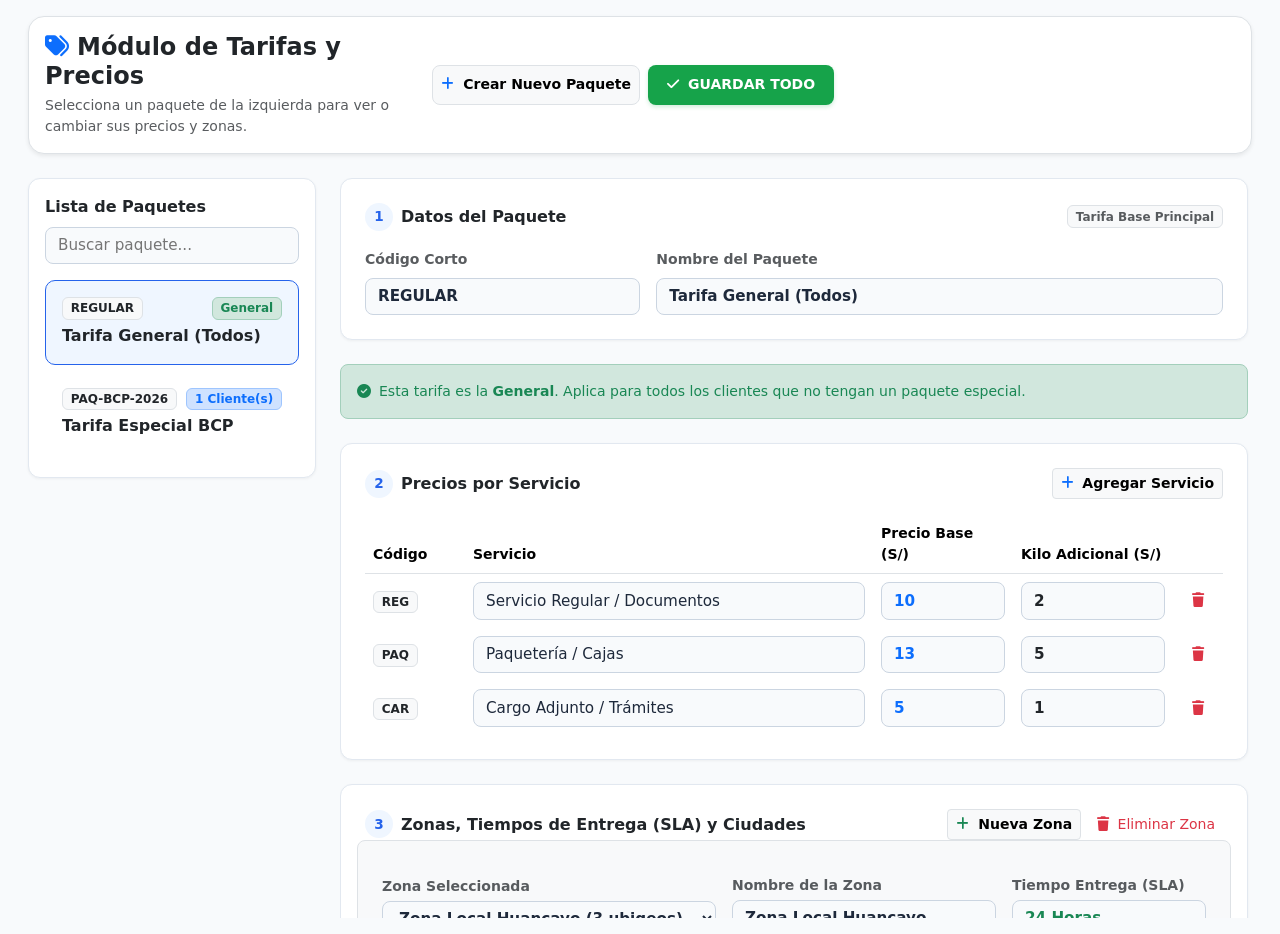
<file: nuevoindex.html>
<!DOCTYPE html>
<html lang="es">
<head>
    <meta charset="UTF-8">
    <meta name="viewport" content="width=device-width, initial-scale=1.0">
    <title>Módulo de Tarifas - Courier</title>
    
    <!-- Bootstrap 5 CSS -->
    <link rel="stylesheet" href="https://cdn.jsdelivr.net/npm/bootstrap@5.3.0/dist/css/bootstrap.min.css">
    <!-- FontAwesome Iconos -->
    <link rel="stylesheet" href="https://cdnjs.cloudflare.com/ajax/libs/font-awesome/6.4.0/css/all.min.css">
    
    <style>
        :root {
            --bg-principal: #f8fafc;
            --color-card: #ffffff;
            --color-borde: #e2e8f0;
            --texto-principal: #1e293b;
            --texto-secundario: #64748b;
            --primary-accent: #2563eb;
            --primary-soft: #eff6ff;
            --success-accent: #16a34a;
            --danger-accent: #dc2626;
        }

        body {
            background-color: var(--bg-principal);
            color: var(--texto-principal);
            font-family: system-ui, -apple-system, "Segoe UI", Roboto, sans-serif;
        }

        /* Paneles Limpios */
        .card-minimal {
            background: var(--color-card);
            border: 1px solid var(--color-borde);
            border-radius: 12px;
            box-shadow: 0 1px 3px rgba(0,0,0,0.05);
            transition: all 0.2s ease;
        }

        /* Botones Amigables */
        .btn-minimal-primary {
            background-color: var(--primary-accent);
            color: #fff;
            font-weight: 600;
            border-radius: 8px;
            padding: 0.5rem 1rem;
            border: none;
        }
        .btn-minimal-primary:hover {
            background-color: #1d4ed8;
            color: #fff;
        }

        .btn-minimal-success {
            background-color: var(--success-accent);
            color: #fff;
            font-weight: 700;
            border-radius: 8px;
            padding: 0.6rem 1.2rem;
            border: none;
            box-shadow: 0 2px 4px rgba(22, 163, 74, 0.2);
        }
        .btn-minimal-success:hover {
            background-color: #15803d;
            color: #fff;
        }

        /* Contenedores con Scroll Limpio */
        .scrollable-panel {
            max-height: calc(100vh - 160px);
            overflow-y: auto;
        }
        .scrollable-panel::-webkit-scrollbar, .custom-scroll::-webkit-scrollbar, .box-ciudades::-webkit-scrollbar {
            width: 6px;
        }
        .scrollable-panel::-webkit-scrollbar-thumb, .custom-scroll::-webkit-scrollbar-thumb, .box-ciudades::-webkit-scrollbar-thumb {
            background-color: #cbd5e1;
            border-radius: 10px;
        }

        /* Elementos Seleccionados */
        .item-paquete {
            border: 1px solid transparent;
            border-radius: 10px;
            margin-bottom: 6px;
            cursor: pointer;
            transition: all 0.15s ease;
        }
        .item-paquete:hover {
            background-color: var(--primary-soft);
        }
        .item-paquete.activo {
            background-color: var(--primary-soft);
            border-color: var(--primary-accent);
        }

        /* Entradas de Texto Simplificadas */
        .input-easy {
            background-color: #f8fafc;
            border: 1px solid #cbd5e1;
            border-radius: 8px;
            padding: 0.4rem 0.75rem;
            font-size: 0.95rem;
            color: var(--texto-principal);
        }
        .input-easy:focus {
            background-color: #ffffff;
            border-color: var(--primary-accent);
            outline: none;
            box-shadow: 0 0 0 3px rgba(37, 99, 235, 0.15);
        }

        .paso-numero {
            width: 28px;
            height: 28px;
            background-color: var(--primary-soft);
            color: var(--primary-accent);
            border-radius: 50%;
            display: inline-flex;
            align-items: center;
            justify-content: center;
            font-weight: 700;
            font-size: 0.85rem;
        }

        /* Estilos Dual Box Ciudades */
        .box-ciudades {
            height: 280px;
            overflow-y: auto;
            background-color: #f8fafc;
            border: 1px solid #cbd5e1;
            border-radius: 8px;
            padding: 6px;
        }

        .item-ciudad {
            padding: 8px 12px;
            border-bottom: 1px solid #e2e8f0;
            display: flex;
            align-items: center;
            justify-content: space-between;
            background-color: #ffffff;
            border-radius: 6px;
            margin-bottom: 4px;
        }

        .item-ciudad:last-child {
            margin-bottom: 0;
        }

        .item-bloqueado {
            background-color: #f1f5f9;
        }
    </style>
</head>
<body class="p-3">

    <!-- CONTENEDOR PRINCIPAL -->
    <div id="dynamic-content"></div>

    <!-- MODAL DE SELECCIÓN DE CLIENTES -->
    <div class="modal fade" id="modalClientes" tabindex="-1" aria-hidden="true">
        <div class="modal-dialog modal-dialog-scrollable modal-lg">
            <div class="modal-content border-0 rounded-4 shadow">
                <div class="modal-header border-0 pb-0">
                    <h5 class="modal-title fw-bold fs-5 text-dark"><i class="fa-solid fa-users text-primary me-2"></i>Elegir Clientes para este Tarifario</h5>
                    <button type="button" class="btn-close" data-bs-dismiss="modal" aria-label="Close"></button>
                </div>
                <div class="modal-body p-4">
                    <p class="text-muted small mb-3">Busca la empresa o cliente y presiona el botón verde para asignarlo a este paquete de precios.</p>
                    <div class="input-group mb-3">
                        <span class="input-group-text bg-light border-end-0"><i class="fa-solid fa-magnifying-glass text-muted"></i></span>
                        <input type="text" class="form-control bg-light border-start-0" id="txtBuscarClienteModal" placeholder="Escribe el RUC o Nombre del cliente..." onkeyup="filtrarClientesModal()">
                    </div>
                    <div class="list-group custom-scroll" id="listaClientesModalContainer" style="max-height: 320px; overflow-y: auto;"></div>
                </div>
                <div class="modal-footer border-0">
                    <button type="button" class="btn btn-primary rounded-3 px-4 fw-bold" data-bs-dismiss="modal">Listo</button>
                </div>
            </div>
        </div>
    </div>

    <!-- Bootstrap 5 JS -->
    <script src="https://cdn.jsdelivr.net/npm/bootstrap@5.3.0/dist/js/bootstrap.bundle.min.js"></script>

    <script>
        const API_TARIFAS_URL = 'http://localhost:5211/api/tarifas';
        const API_CLIENTES_URL = 'http://localhost:5211/api/clientes';
        const API_CIUDADES_URL = 'http://localhost:5211/api/ciudades';

        const CATALOGO_SERVICIOS = [
            { codigo: 'REG', nombre: 'Servicio Regular / Documentos' },
            { codigo: 'PAQ', nombre: 'Paquetería / Cajas' },
            { codigo: 'CAR', nombre: 'Cargo Adjunto / Trámites' },
            { codigo: 'EXP', nombre: 'Servicio Express / Urgente' },
            { codigo: 'MOT', nombre: 'Mensajería Local Motorizado' }
        ];

        let paquetesBD = [];
        let clientesBD = [];
        let ciudadesBD = [];
        let paqueteSeleccionadoId = null;
        let zonaActivaId = null;
        let bsModalClientes = null;

        async function cargarDatosTarifas() {
            try {
                const [resTarifas, resClientes, resCiudades] = await Promise.all([
                    fetch(API_TARIFAS_URL),
                    fetch(API_CLIENTES_URL),
                    fetch(API_CIUDADES_URL)
                ]);

                if (resTarifas.ok) paquetesBD = await resTarifas.json();
                else cargarTarifasFicticias();

                if (resClientes.ok) clientesBD = await resClientes.json();
                else cargarClientesFicticios();

                if (resCiudades.ok) ciudadesBD = await resCiudades.json();
                else cargarCiudadesFicticias();

            } catch (error) {
                cargarTarifasFicticias();
                cargarClientesFicticios();
                cargarCiudadesFicticias();
            }
        }

        function cargarTarifasFicticias() {
            paquetesBD = [
                {
                    id: 'PAQ-REGULAR',
                    codigo: 'REGULAR',
                    nombre: 'Tarifa General (Todos)',
                    esRegular: true,
                    clientesIds: [],
                    servicios: [
                        { codigo: 'REG', nombre: 'Servicio Regular / Documentos', precioBase: 10.00, precioExceso: 2.00 },
                        { codigo: 'PAQ', nombre: 'Paquetería / Cajas', precioBase: 13.00, precioExceso: 5.00 },
                        { codigo: 'CAR', nombre: 'Cargo Adjunto / Trámites', precioBase: 5.00, precioExceso: 1.00 }
                    ],
                    zonas: [
                        { id: 'ZON-001', nombre: 'Zona Local Huancayo', sla: '24 Horas', distritosIds: ['120101', '120107', '120114'] },
                        { id: 'ZON-002', nombre: 'Zona Chanchamayo', sla: '48 Horas', distritosIds: ['120301', '120302'] }
                    ]
                },
                {
                    id: 'PAQ-BCP',
                    codigo: 'PAQ-BCP-2026',
                    nombre: 'Tarifa Especial BCP',
                    esRegular: false,
                    clientesIds: ['CLI-101'],
                    servicios: [
                        { codigo: 'REG', nombre: 'Servicio Regular / Documentos', precioBase: 8.50, precioExceso: 1.50 },
                        { codigo: 'PAQ', nombre: 'Paquetería / Cajas', precioBase: 11.00, precioExceso: 3.50 },
                        { codigo: 'CAR', nombre: 'Cargo Adjunto BCP', precioBase: 4.00, precioExceso: 0.80 }
                    ],
                    zonas: [
                        { id: 'ZON-101', nombre: 'Zona Corredor Financiero', sla: '12 Horas', distritosIds: ['120101', '150101'] }
                    ]
                }
            ];
            paqueteSeleccionadoId = paquetesBD[0].id;
            zonaActivaId = paquetesBD[0].zonas[0]?.id || null;
        }

        function cargarClientesFicticios() {
            clientesBD = [
                { id: 'CLI-101', nombreRazonSocial: 'BANCO DE CREDITO DEL PERU', ruc: '20100047218' },
                { id: 'CLI-102', nombreRazonSocial: 'UNIVERSIDAD CONTINENTAL', ruc: '20319363221' },
                { id: 'CLI-103', nombreRazonSocial: 'CAJA MUNICIPAL HUANCAYO', ruc: '20129778842' },
                { id: 'CLI-104', nombreRazonSocial: 'MUNICIPALIDAD DE HUANCAYO', ruc: '20146820593' }
            ];
        }

        function cargarCiudadesFicticias() {
            ciudadesBD = [
                { id: "120101", departamento: "JUNIN", provincia: "HUANCAYO", distrito: "HUANCAYO" },
                { id: "120107", departamento: "JUNIN", provincia: "HUANCAYO", distrito: "CHILCA" },
                { id: "120114", departamento: "JUNIN", provincia: "HUANCAYO", distrito: "EL TAMBO" },
                { id: "120301", departamento: "JUNIN", provincia: "CHANCHAMAYO", distrito: "CHANCHAMAYO" },
                { id: "120302", departamento: "JUNIN", provincia: "CHANCHAMAYO", distrito: "PERENE" },
                { id: "120303", departamento: "JUNIN", provincia: "CHANCHAMAYO", distrito: "PICHANAQUI" },
                { id: "120304", departamento: "JUNIN", provincia: "CHANCHAMAYO", distrito: "SAN RAMON" },
                { id: "150101", departamento: "LIMA", provincia: "LIMA", distrito: "LIMA" },
                { id: "150122", departamento: "LIMA", provincia: "LIMA", distrito: "MIRAFLORES" }
            ];
        }

        async function renderTarifas() {
            const contenedor = document.getElementById('dynamic-content');
            if (!contenedor) return;

            await cargarDatosTarifas();

            contenedor.innerHTML = `
                <div class="container-fluid max-width-xl">
                    <!-- ENCABEZADO PRINCIPAL Y BOTÓN DE GUARDAR GLOBAL -->
                    <div class="d-flex flex-column flex-md-row justify-content-between align-items-start align-items-md-center bg-white p-3 rounded-4 border mb-4 shadow-sm gap-3">
                        <div>
                            <h4 class="fw-bold mb-1 text-dark">
                                <i class="fa-solid fa-tags text-primary me-2"></i>Módulo de Tarifas y Precios
                            </h4>
                            <p class="text-muted small mb-0">Selecciona un paquete de la izquierda para ver o cambiar sus precios y zonas.</p>
                        </div>
                        <div class="d-flex gap-2 w-100 w-md-auto">
                            <button class="btn btn-light border fw-semibold rounded-3 btn-sm" onclick="crearNuevoPaquete()">
                                <i class="fa-solid fa-plus text-primary me-1"></i> Crear Nuevo Paquete
                            </button>
                            <button class="btn btn-minimal-success fw-bold text-white btn-sm" onclick="guardarTodoElModulo()">
                                <i class="fa-solid fa-check me-1"></i> GUARDAR TODO
                            </button>
                        </div>
                    </div>

                    <div class="row g-4">
                        <!-- COLUMNA IZQUIERDA: LISTADO DE PAQUETES -->
                        <div class="col-lg-4 col-xl-3">
                            <div class="card-minimal p-3">
                                <label class="form-label fw-bold text-dark mb-2">Lista de Paquetes</label>
                                <div class="mb-3">
                                    <input type="text" class="input-easy w-100" id="txtBuscarPaquete" placeholder="Buscar paquete..." onkeyup="filtrarPaquetes()">
                                </div>
                                <div class="scrollable-panel" id="listaPaquetesContainer"></div>
                            </div>
                        </div>

                        <!-- COLUMNA DERECHA: CONFIGURACIÓN DETALLADA -->
                        <div class="col-lg-8 col-xl-9">
                            <div class="scrollable-panel pe-1" id="detallePaqueteContainer"></div>
                        </div>
                    </div>
                </div>
            `;

            bsModalClientes = new bootstrap.Modal(document.getElementById('modalClientes'));
            renderListaPaquetes();
            renderDetallePaquete();
        }

        function renderListaPaquetes() {
            const container = document.getElementById('listaPaquetesContainer');
            if (!container) return;

            const filtro = (document.getElementById('txtBuscarPaquete')?.value || '').toLowerCase();
            let html = '';

            const paquetesFiltrados = paquetesBD.filter(p => 
                p.nombre.toLowerCase().includes(filtro) || p.codigo.toLowerCase().includes(filtro)
            );

            if (paquetesFiltrados.length === 0) {
                container.innerHTML = `<div class="p-3 text-muted text-center small">No hay paquetes.</div>`;
                return;
            }

            paquetesFiltrados.forEach(p => {
                const esActivo = p.id === paqueteSeleccionadoId ? 'activo' : '';
                const tipoTexto = p.esRegular ? 'General' : `${p.clientesIds.length} Cliente(s)`;

                html += `
                    <div class="item-paquete ${esActivo} p-3" onclick="seleccionarPaquete('${p.id}')">
                        <div class="d-flex justify-content-between align-items-center mb-1">
                            <span class="badge bg-light text-dark border fw-bold">${p.codigo}</span>
                            <span class="badge ${p.esRegular ? 'bg-success-subtle text-success border border-success-subtle' : 'bg-primary-subtle text-primary border border-primary-subtle'}">${tipoTexto}</span>
                        </div>
                        <div class="fw-bold text-dark fs-6">${p.nombre}</div>
                    </div>
                `;
            });

            container.innerHTML = html;
        }

        function filtrarPaquetes() {
            renderListaPaquetes();
        }

        window.seleccionarPaquete = function(id) {
            paqueteSeleccionadoId = id;
            const paq = paquetesBD.find(p => p.id === paqueteSeleccionadoId);
            zonaActivaId = paq && paq.zonas.length > 0 ? paq.zonas[0].id : null;
            renderListaPaquetes();
            renderDetallePaquete();
        };

        function renderDetallePaquete() {
            const container = document.getElementById('detallePaqueteContainer');
            const paq = paquetesBD.find(p => p.id === paqueteSeleccionadoId);

            if (!paq || !container) {
                container.innerHTML = `<div class="p-4 text-center text-muted card-minimal">Selecciona un paquete para comenzar.</div>`;
                return;
            }

            container.innerHTML = `
                <!-- PASO 1: DATOS DEL PAQUETE -->
                <div class="card-minimal p-4 mb-4">
                    <div class="d-flex justify-content-between align-items-center mb-3">
                        <div class="d-flex align-items-center gap-2">
                            <span class="paso-numero">1</span>
                            <h6 class="fw-bold text-dark mb-0">Datos del Paquete</h6>
                        </div>
                        ${!paq.esRegular ? `
                            <button class="btn btn-outline-danger btn-sm border-0" onclick="eliminarPaquete('${paq.id}')">
                                <i class="fa-solid fa-trash me-1"></i> Borrar Paquete
                            </button>
                        ` : '<span class="badge bg-light text-muted border">Tarifa Base Principal</span>'}
                    </div>

                    <div class="row g-3">
                        <div class="col-md-4">
                            <label class="form-label small fw-bold text-muted">Código Corto</label>
                            <input type="text" class="input-easy w-100 fw-bold" id="txtPaqCodigo" value="${paq.codigo}">
                        </div>
                        <div class="col-md-8">
                            <label class="form-label small fw-bold text-muted">Nombre del Paquete</label>
                            <input type="text" class="input-easy w-100 fw-bold" id="txtPaqNombre" value="${paq.nombre}">
                        </div>
                    </div>
                </div>

                <!-- PASO 2: CLIENTES PERTENECIENTES -->
                ${!paq.esRegular ? `
                    <div class="card-minimal p-4 mb-4">
                        <div class="d-flex justify-content-between align-items-center mb-3">
                            <div class="d-flex align-items-center gap-2">
                                <span class="paso-numero">2</span>
                                <h6 class="fw-bold text-dark mb-0">Clientes con esta tarifa (${paq.clientesIds.length})</h6>
                            </div>
                            <button class="btn btn-light border fw-semibold btn-sm" onclick="abrirModalClientes()">
                                <i class="fa-solid fa-user-plus text-primary me-1"></i> Asignar Cliente
                            </button>
                        </div>
                        <div class="d-flex flex-wrap gap-2">
                            ${renderClientesChips(paq.clientesIds)}
                        </div>
                    </div>
                ` : `
                    <div class="p-3 mb-4 rounded-3 bg-success-subtle border border-success-subtle text-success small">
                        <i class="fa-solid fa-circle-check me-2"></i>Esta tarifa es la <strong>General</strong>. Aplica para todos los clientes que no tengan un paquete especial.
                    </div>
                `}

                <!-- PASO 3: TABLA DE PRECIOS POR SERVICIO -->
                <div class="card-minimal p-4 mb-4">
                    <div class="d-flex justify-content-between align-items-center mb-3">
                        <div class="d-flex align-items-center gap-2">
                            <span class="paso-numero">${paq.esRegular ? '2' : '3'}</span>
                            <h6 class="fw-bold text-dark mb-0">Precios por Servicio</h6>
                        </div>
                        <button class="btn btn-light border fw-semibold btn-sm" onclick="agregarServicioEstandar()">
                            <i class="fa-solid fa-plus text-primary me-1"></i> Agregar Servicio
                        </button>
                    </div>

                    <div class="table-responsive">
                        <table class="table table-borderless align-middle mb-0" id="tablaServicios">
                            <thead>
                                <tr class="text-muted small border-bottom">
                                    <th style="width: 100px;">Código</th>
                                    <th>Servicio</th>
                                    <th style="width: 140px;">Precio Base (S/)</th>
                                    <th style="width: 160px;">Kilo Adicional (S/)</th>
                                    <th style="width: 50px;" class="text-center"></th>
                                </tr>
                            </thead>
                            <tbody>
                                ${renderFilasServicios(paq.servicios)}
                            </tbody>
                        </table>
                    </div>
                </div>

                <!-- PASO 4: ZONAS Y COBERTURA (DUAL BOX Y SLA) -->
                <div class="card-minimal p-4 mb-4">
                    <div class="d-flex justify-content-between align-items-center mb-3">
                        <div class="d-flex align-items-center gap-2">
                            <span class="paso-numero">${paq.esRegular ? '3' : '4'}</span>
                            <h6 class="fw-bold text-dark mb-0">Zonas, Tiempos de Entrega (SLA) y Ciudades</h6>
                        </div>
                        <div class="d-flex gap-2">
                            <button class="btn btn-light border fw-semibold btn-sm" onclick="crearNuevaZona()">
                                <i class="fa-solid fa-plus text-success me-1"></i> Nueva Zona
                            </button>
                            <button class="btn btn-outline-danger btn-sm border-0" onclick="eliminarZonaActiva()">
                                <i class="fa-solid fa-trash me-1"></i> Eliminar Zona
                            </button>
                        </div>
                    </div>

                    <!-- SELECTOR DE ZONA Y SLA -->
                    <div class="row g-3 align-items-center mb-3 p-3 bg-light rounded-3 border">
                        <div class="col-md-5">
                            <label class="form-label small fw-bold text-muted mb-1">Zona Seleccionada</label>
                            <select id="cboZonas" class="input-easy w-100 fw-bold" onchange="cambiarZonaActiva()"></select>
                        </div>
                        <div class="col-md-4">
                            <label class="form-label small fw-bold text-muted mb-1">Nombre de la Zona</label>
                            <input type="text" class="input-easy w-100 fw-bold" id="txtNombreZona" onkeyup="actualizarNombreZona()">
                        </div>
                        <div class="col-md-3">
                            <label class="form-label small fw-bold text-muted mb-1">Tiempo Entrega (SLA)</label>
                            <input type="text" class="input-easy w-100 text-success fw-bold" id="txtSlaZona" placeholder="Ej: 24 Horas" onkeyup="actualizarSlaZona()">
                        </div>
                    </div>

                    <!-- FILTROS Y CONTROLES DUAL BOX -->
                    <div class="row g-2 mb-3">
                        <div class="col-md-4">
                            <select id="cboDepartamento" class="input-easy w-100" onchange="cargarProvincias()"></select>
                        </div>
                        <div class="col-md-4">
                            <select id="cboProvincia" class="input-easy w-100" onchange="refrescarListasDualBox()"></select>
                        </div>
                        <div class="col-md-4">
                            <input type="text" id="txtBuscarCiudad" class="input-easy w-100" placeholder="Buscar distrito..." onkeyup="refrescarListasDualBox()">
                        </div>
                    </div>

                    <!-- DUAL BOX: DISPONIBLES VS ASIGNADOS -->
                    <div class="row g-3">
                        <div class="col-md-6">
                            <div class="p-3 border rounded-3 bg-white">
                                <div class="d-flex justify-content-between align-items-center mb-2 pb-2 border-bottom">
                                    <span class="fw-bold small text-dark"><i class="fa-solid fa-list-ul text-primary me-1"></i>Disponibles</span>
                                    <button class="btn btn-sm btn-outline-primary py-0" onclick="agregarTodasLasVisibles()">
                                        <i class="fa-solid fa-forward me-1"></i> Añadir Filtro
                                    </button>
                                </div>
                                <div class="box-ciudades" id="boxDisponibles"></div>
                            </div>
                        </div>

                        <div class="col-md-6">
                            <div class="p-3 border rounded-3 bg-white">
                                <div class="d-flex justify-content-between align-items-center mb-2 pb-2 border-bottom">
                                    <span class="fw-bold small text-success"><i class="fa-solid fa-circle-check me-1"></i>En Zona Activa</span>
                                    <button class="btn btn-sm btn-outline-danger py-0" onclick="vaciarZonaActiva()">
                                        <i class="fa-solid fa-trash me-1"></i> Vaciar
                                    </button>
                                </div>
                                <div class="box-ciudades" id="boxAsignados"></div>
                            </div>
                        </div>
                    </div>
                </div>
            `;

            renderizarComboZonas();
            cargarDepartamentos();
            refrescarListasDualBox();
        }

        function renderClientesChips(clientesIds) {
            if (!clientesIds || clientesIds.length === 0) {
                return `<span class="text-muted small">No hay clientes agregados todavía. Presiona "Asignar Cliente".</span>`;
            }

            return clientesIds.map(cliId => {
                const cli = clientesBD.find(c => c.id === cliId);
                const nombre = cli ? `${cli.nombreRazonSocial}` : cliId;

                return `
                    <span class="badge bg-light text-dark border p-2 d-flex align-items-center gap-2 rounded-3">
                        <i class="fa-solid fa-building text-secondary"></i> ${nombre}
                        <i class="fa-solid fa-xmark text-danger ms-1 cursor-pointer" title="Quitar" onclick="desvincularCliente('${cliId}')"></i>
                    </span>
                `;
            }).join('');
        }

        function renderFilasServicios(servicios) {
            if (!servicios || servicios.length === 0) {
                return `<tr><td colspan="5" class="text-center text-muted p-3 small">No hay servicios en este paquete.</td></tr>`;
            }

            return servicios.map((s, index) => `
                <tr data-srv-index="${index}">
                    <td><span class="badge bg-light text-dark border fw-bold">${s.codigo}</span></td>
                    <td><input type="text" class="input-easy w-100" value="${s.nombre}"></td>
                    <td><input type="number" step="0.50" class="input-easy w-100 fw-bold text-primary input-srv-base" value="${s.precioBase}"></td>
                    <td><input type="number" step="0.50" class="input-easy w-100 fw-bold text-dark input-srv-exceso" value="${s.precioExceso}"></td>
                    <td class="text-center">
                        <button class="btn btn-sm text-danger border-0" onclick="eliminarServicio(${index})"><i class="fa-solid fa-trash"></i></button>
                    </td>
                </tr>
            `).join('');
        }

        // LÓGICA DUAL BOX Y REGLA DE EXCLUSIVIDAD DE ZONAS
        function renderizarComboZonas() {
            const paq = paquetesBD.find(p => p.id === paqueteSeleccionadoId);
            const cbo = document.getElementById('cboZonas');
            if (!cbo || !paq) return;

            if (paq.zonas.length === 0) {
                cbo.innerHTML = '<option value="">(Sin zonas)</option>';
                document.getElementById('txtNombreZona').value = '';
                document.getElementById('txtSlaZona').value = '';
                return;
            }

            if (!zonaActivaId || !paq.zonas.some(z => z.id === zonaActivaId)) {
                zonaActivaId = paq.zonas[0].id;
            }

            cbo.innerHTML = paq.zonas.map(z => 
                `<option value="${z.id}" ${z.id === zonaActivaId ? 'selected' : ''}>${z.nombre} (${z.distritosIds.length} ubigeos)</option>`
            ).join('');

            const zActual = paq.zonas.find(z => z.id === zonaActivaId);
            if (zActual) {
                document.getElementById('txtNombreZona').value = zActual.nombre;
                document.getElementById('txtSlaZona').value = zActual.sla || '24 Horas';
            }
        }

        window.cambiarZonaActiva = function() {
            const cboVal = document.getElementById('cboZonas')?.value;
            if (cboVal) zonaActivaId = cboVal;

            const paq = paquetesBD.find(p => p.id === paqueteSeleccionadoId);
            const zActual = paq?.zonas.find(z => z.id === zonaActivaId);
            if (zActual) {
                document.getElementById('txtNombreZona').value = zActual.nombre;
                document.getElementById('txtSlaZona').value = zActual.sla || '24 Horas';
            }

            refrescarListasDualBox();
        };

        window.crearNuevaZona = function() {
            const paq = paquetesBD.find(p => p.id === paqueteSeleccionadoId);
            if (!paq) return;

            sincronizarEdicionesDesdeDOM();

            const nombre = prompt('Nombre de la nueva Zona:');
            if (!nombre) return;

            const nuevaZona = {
                id: `ZON-${Date.now()}`,
                nombre: nombre,
                sla: '24 Horas',
                distritosIds: []
            };

            paq.zonas.push(nuevaZona);
            zonaActivaId = nuevaZona.id;

            renderDetallePaquete();
        };

        window.actualizarNombreZona = function() {
            const paq = paquetesBD.find(p => p.id === paqueteSeleccionadoId);
            const zActual = paq?.zonas.find(z => z.id === zonaActivaId);
            const nuevo = document.getElementById('txtNombreZona').value;
            if (zActual && nuevo) {
                zActual.nombre = nuevo;
                renderizarComboZonas();
            }
        };

        window.actualizarSlaZona = function() {
            const paq = paquetesBD.find(p => p.id === paqueteSeleccionadoId);
            const zActual = paq?.zonas.find(z => z.id === zonaActivaId);
            if (zActual) {
                zActual.sla = document.getElementById('txtSlaZona').value;
            }
        };

        window.eliminarZonaActiva = function() {
            const paq = paquetesBD.find(p => p.id === paqueteSeleccionadoId);
            if (!paq) return;

            if (paq.zonas.length <= 1) {
                alert('Debe existir al menos una zona de cobertura en el paquete.');
                return;
            }

            if (confirm('¿Eliminar la zona seleccionada? Sus ubigeos volverán a estar disponibles.')) {
                sincronizarEdicionesDesdeDOM();
                paq.zonas = paq.zonas.filter(z => z.id !== zonaActivaId);
                zonaActivaId = paq.zonas[0].id;
                renderDetallePaquete();
            }
        };

        function cargarDepartamentos() {
            const deps = [...new Set(ciudadesBD.map(c => c.departamento).filter(Boolean))].sort();
            const cbo = document.getElementById('cboDepartamento');
            if (!cbo) return;

            cbo.innerHTML = '<option value="">-- Todos los Dptos --</option>' + 
                deps.map(d => `<option value="${d}">${d}</option>`).join('');
            
            cargarProvincias();
        }

        window.cargarProvincias = function() {
            const dep = document.getElementById('cboDepartamento')?.value;
            const cbo = document.getElementById('cboProvincia');
            if (!cbo) return;

            if (!dep) {
                cbo.innerHTML = '<option value="">-- Provincias --</option>';
            } else {
                const provs = [...new Set(ciudadesBD.filter(c => c.departamento === dep).map(c => c.provincia).filter(Boolean))].sort();
                cbo.innerHTML = '<option value="">-- Provincias --</option>' + 
                    provs.map(p => `<option value="${p}">${p}</option>`).join('');
            }

            refrescarListasDualBox();
        };

        function refrescarListasDualBox() {
            const paq = paquetesBD.find(p => p.id === paqueteSeleccionadoId);
            if (!paq) return;

            const zonaActual = paq.zonas.find(z => z.id === zonaActivaId);
            const idsZonaActual = zonaActual ? zonaActual.distritosIds : [];

            // Detectar ubigeos asignados a OTRAS zonas del mismo paquete (Regla de Exclusividad)
            const ocupadasEnOtrasZonas = {};
            paq.zonas.forEach(z => {
                if (z.id !== zonaActivaId) {
                    z.distritosIds.forEach(id => ocupadasEnOtrasZonas[id] = z.nombre);
                }
            });

            const depSel = document.getElementById('cboDepartamento')?.value || '';
            const provSel = document.getElementById('cboProvincia')?.value || '';
            const txtBuscar = document.getElementById('txtBuscarCiudad')?.value.toLowerCase().trim() || '';

            let ciudadesFiltradas = ciudadesBD;

            if (txtBuscar) {
                ciudadesFiltradas = ciudadesFiltradas.filter(c => 
                    c.distrito.toLowerCase().includes(txtBuscar) ||
                    c.provincia.toLowerCase().includes(txtBuscar) ||
                    c.departamento.toLowerCase().includes(txtBuscar)
                );
            } else {
                if (depSel) ciudadesFiltradas = ciudadesFiltradas.filter(c => c.departamento === depSel);
                if (provSel) ciudadesFiltradas = ciudadesFiltradas.filter(c => c.provincia === provSel);
            }

            // 1. DUAL BOX: DISPONIBLES
            const boxDisp = document.getElementById('boxDisponibles');
            if (boxDisp) {
                let htmlDisp = '';
                const listaDisp = ciudadesFiltradas.filter(c => !idsZonaActual.includes(c.id));

                if (listaDisp.length === 0) {
                    htmlDisp = '<div class="p-3 text-center text-muted small">No hay distritos disponibles.</div>';
                } else {
                    listaDisp.forEach(c => {
                        const perteneceOtra = ocupadasEnOtrasZonas[c.id];

                        if (perteneceOtra) {
                            htmlDisp += `
                                <div class="item-ciudad item-bloqueado">
                                    <div>
                                        <strong class="text-secondary small">${c.distrito}</strong>
                                        <small class="text-muted d-block" style="font-size:0.75rem">${c.provincia}, ${c.departamento}</small>
                                    </div>
                                    <span class="badge bg-secondary" style="font-size:0.7rem">Asignado a ${perteneceOtra}</span>
                                </div>
                            `;
                        } else {
                            htmlDisp += `
                                <div class="item-ciudad">
                                    <div>
                                        <strong class="text-dark small">${c.distrito}</strong>
                                        <small class="text-muted d-block" style="font-size:0.75rem">${c.provincia}, ${c.departamento}</small>
                                    </div>
                                    <button class="btn btn-sm btn-success py-0 px-2 fw-bold" onclick="agregarCiudadAZona('${c.id}')">
                                        <i class="fa-solid fa-plus"></i>
                                    </button>
                                </div>
                            `;
                        }
                    });
                }
                boxDisp.innerHTML = htmlDisp;
            }

            // 2. DUAL BOX: ASIGNADOS
            const boxAsig = document.getElementById('boxAsignados');
            if (boxAsig) {
                let htmlAsig = '';
                const listaAsig = ciudadesBD.filter(c => idsZonaActual.includes(c.id));

                if (listaAsig.length === 0) {
                    htmlAsig = '<div class="p-3 text-center text-muted small">Sin distritos en esta zona.</div>';
                } else {
                    listaAsig.forEach(c => {
                        htmlAsig += `
                            <div class="item-ciudad">
                                <div>
                                    <strong class="text-success small">${c.distrito}</strong>
                                    <small class="text-muted d-block" style="font-size:0.75rem">${c.provincia}, ${c.departamento}</small>
                                </div>
                                <button class="btn btn-sm btn-outline-danger py-0 px-2 fw-bold" onclick="quitarCiudadDeZona('${c.id}')">
                                    <i class="fa-solid fa-xmark"></i>
                                </button>
                            </div>
                        `;
                    });
                }
                boxAsig.innerHTML = htmlAsig;
            }

            renderizarComboZonas();
        }

        window.agregarCiudadAZona = function(id) {
            const paq = paquetesBD.find(p => p.id === paqueteSeleccionadoId);
            const z = paq?.zonas.find(item => item.id === zonaActivaId);
            if (z && !z.distritosIds.includes(id)) {
                z.distritosIds.push(id);
                refrescarListasDualBox();
            }
        };

        window.quitarCiudadDeZona = function(id) {
            const paq = paquetesBD.find(p => p.id === paqueteSeleccionadoId);
            const z = paq?.zonas.find(item => item.id === zonaActivaId);
            if (z) {
                z.distritosIds = z.distritosIds.filter(dId => dId !== id);
                refrescarListasDualBox();
            }
        };

        window.agregarTodasLasVisibles = function() {
            const paq = paquetesBD.find(p => p.id === paqueteSeleccionadoId);
            const z = paq?.zonas.find(item => item.id === zonaActivaId);
            if (!z) return;

            const ocupadasEnOtras = new Set();
            paq.zonas.forEach(zona => {
                if (zona.id !== zonaActivaId) {
                    zona.distritosIds.forEach(id => ocupadasEnOtras.add(id));
                }
            });

            const depSel = document.getElementById('cboDepartamento')?.value;
            const provSel = document.getElementById('cboProvincia')?.value;

            let candidatos = ciudadesBD;
            if (depSel) candidatos = candidatos.filter(c => c.departamento === depSel);
            if (provSel) candidatos = candidatos.filter(c => c.provincia === provSel);

            candidatos.forEach(c => {
                if (!ocupadasEnOtras.has(c.id) && !z.distritosIds.includes(c.id)) {
                    z.distritosIds.push(c.id);
                }
            });

            refrescarListasDualBox();
        };

        window.vaciarZonaActiva = function() {
            const paq = paquetesBD.find(p => p.id === paqueteSeleccionadoId);
            const z = paq?.zonas.find(item => item.id === zonaActivaId);
            if (z && confirm('¿Quitar todas las ciudades de esta zona?')) {
                z.distritosIds = [];
                refrescarListasDualBox();
            }
        };

        // ACCIONES SERVICIOS Y CLIENTES
        window.agregarServicioEstandar = function() {
            const paq = paquetesBD.find(p => p.id === paqueteSeleccionadoId);
            if (!paq) return;

            sincronizarEdicionesDesdeDOM();

            let opciones = "Escribe el número del servicio a agregar:\n\n";
            CATALOGO_SERVICIOS.forEach((cs, i) => {
                opciones += `${i + 1}. [${cs.codigo}] ${cs.nombre}\n`;
            });

            const elegida = prompt(opciones);
            const idx = parseInt(elegida) - 1;

            if (!isNaN(idx) && CATALOGO_SERVICIOS[idx]) {
                const item = CATALOGO_SERVICIOS[idx];

                if (paq.servicios.some(s => s.codigo === item.codigo)) {
                    alert(`El servicio ${item.codigo} ya está en la lista.`);
                    return;
                }

                paq.servicios.push({
                    codigo: item.codigo,
                    nombre: item.nombre,
                    precioBase: 0.00,
                    precioExceso: 0.00
                });

                renderDetallePaquete();
            }
        };

        window.eliminarServicio = function(index) {
            const paq = paquetesBD.find(p => p.id === paqueteSeleccionadoId);
            if (!paq) return;

            sincronizarEdicionesDesdeDOM();
            paq.servicios.splice(index, 1);
            renderDetallePaquete();
        };

        window.abrirModalClientes = function() {
            filtrarClientesModal();
            bsModalClientes.show();
        };

        window.filtrarClientesModal = function() {
            const paq = paquetesBD.find(p => p.id === paqueteSeleccionadoId);
            if (!paq) return;

            const filtro = (document.getElementById('txtBuscarClienteModal')?.value || '').toLowerCase();
            const container = document.getElementById('listaClientesModalContainer');

            let html = '';
            clientesBD.forEach(c => {
                const coincide = c.nombreRazonSocial.toLowerCase().includes(filtro) || c.ruc.includes(filtro);
                if (!coincide) return;

                const asignadoAEste = paq.clientesIds.includes(c.id);

                html += `
                    <div class="list-group-item d-flex justify-content-between align-items-center p-3 border-0 border-bottom">
                        <div>
                            <div class="fw-bold small text-dark">${c.nombreRazonSocial}</div>
                            <small class="text-muted">RUC: ${c.ruc}</small>
                        </div>
                        <div>
                            ${asignadoAEste ? `
                                <button class="btn btn-sm btn-outline-danger rounded-3" onclick="toggleClienteAsignacion('${c.id}')">Quitar</button>
                            ` : `
                                <button class="btn btn-sm btn-success rounded-3 text-white fw-bold" onclick="toggleClienteAsignacion('${c.id}')">Asignar</button>
                            `}
                        </div>
                    </div>
                `;
            });

            container.innerHTML = html || `<div class="text-muted p-3 text-center">No hay clientes con ese nombre.</div>`;
        };

        window.toggleClienteAsignacion = function(cliId) {
            const paq = paquetesBD.find(p => p.id === paqueteSeleccionadoId);
            if (!paq) return;

            if (paq.clientesIds.includes(cliId)) {
                paq.clientesIds = paq.clientesIds.filter(id => id !== cliId);
            } else {
                paquetesBD.forEach(p => {
                    p.clientesIds = p.clientesIds.filter(id => id !== cliId);
                });
                paq.clientesIds.push(cliId);
            }

            filtrarClientesModal();
            renderListaPaquetes();
            renderDetallePaquete();
        };

        window.desvincularCliente = function(cliId) {
            const paq = paquetesBD.find(p => p.id === paqueteSeleccionadoId);
            if (!paq) return;

            paq.clientesIds = paq.clientesIds.filter(id => id !== cliId);
            renderListaPaquetes();
            renderDetallePaquete();
        };

        window.crearNuevoPaquete = function() {
            sincronizarEdicionesDesdeDOM();

            const codigo = prompt('Escribe el CÓDIGO (Ej: PAQ-LIMA):');
            if (!codigo) return;

            const nombre = prompt('Escribe el NOMBRE del paquete:');
            if (!nombre) return;

            const nuevoId = `PAQ-${Date.now()}`;
            const nuevaZonaId = `ZON-${Date.now()}`;

            paquetesBD.push({
                id: nuevoId,
                codigo: codigo.toUpperCase(),
                nombre: nombre,
                esRegular: false,
                clientesIds: [],
                servicios: [
                    { codigo: 'REG', nombre: 'Servicio Regular / Documentos', precioBase: 10.00, precioExceso: 2.00 },
                    { codigo: 'PAQ', nombre: 'Paquetería / Cajas', precioBase: 13.00, precioExceso: 5.00 }
                ],
                zonas: [
                    { id: nuevaZonaId, nombre: 'Zona Local', sla: '24 Horas', distritosIds: ['120101'] }
                ]
            });

            paqueteSeleccionadoId = nuevoId;
            zonaActivaId = nuevaZonaId;
            renderListaPaquetes();
            renderDetallePaquete();
        };

        window.eliminarPaquete = function(id) {
            const paq = paquetesBD.find(p => p.id === id);
            if (paq && paq.esRegular) {
                alert('No se puede eliminar el paquete General.');
                return;
            }

            if (confirm(`¿Eliminar el paquete "${paq.nombre}"?`)) {
                paquetesBD = paquetesBD.filter(p => p.id !== id);
                paqueteSeleccionadoId = paquetesBD[0].id;
                zonaActivaId = paquetesBD[0].zonas[0]?.id || null;
                renderListaPaquetes();
                renderDetallePaquete();
            }
        };

        // SINCRONIZACIÓN Y PERSISTENCIA GLOBAL
        function sincronizarEdicionesDesdeDOM() {
            const paq = paquetesBD.find(p => p.id === paqueteSeleccionadoId);
            if (!paq) return;

            const codInput = document.getElementById('txtPaqCodigo');
            const nomInput = document.getElementById('txtPaqNombre');

            if (codInput) paq.codigo = codInput.value.trim();
            if (nomInput) paq.nombre = nomInput.value.trim();

            const filasServicios = document.querySelectorAll('#tablaServicios tbody tr[data-srv-index]');
            filasServicios.forEach(tr => {
                const idx = parseInt(tr.getAttribute('data-srv-index'));
                if (paq.servicios[idx]) {
                    const base = parseFloat(tr.querySelector('.input-srv-base')?.value) || 0;
                    const exceso = parseFloat(tr.querySelector('.input-srv-exceso')?.value) || 0;

                    paq.servicios[idx].precioBase = base;
                    paq.servicios[idx].precioExceso = exceso;
                }
            });

            const zActual = paq.zonas.find(z => z.id === zonaActivaId);
            if (zActual) {
                const nomZ = document.getElementById('txtNombreZona')?.value;
                const slaZ = document.getElementById('txtSlaZona')?.value;
                if (nomZ) zActual.nombre = nomZ;
                if (slaZ) zActual.sla = slaZ;
            }
        }

        window.guardarTodoElModulo = function() {
            sincronizarEdicionesDesdeDOM();

            console.log('ESTADO FINAL INTEGRADO DEL MÓDULO:', JSON.stringify(paquetesBD, null, 2));

            alert('¡Listo! Todos los paquetes, servicios, precios y zonas han sido guardados correctamente.');
            renderListaPaquetes();
            renderDetallePaquete();
        };

        document.addEventListener('DOMContentLoaded', () => {
            renderTarifas();
        });
    </script>
</body>
</html>
</file>
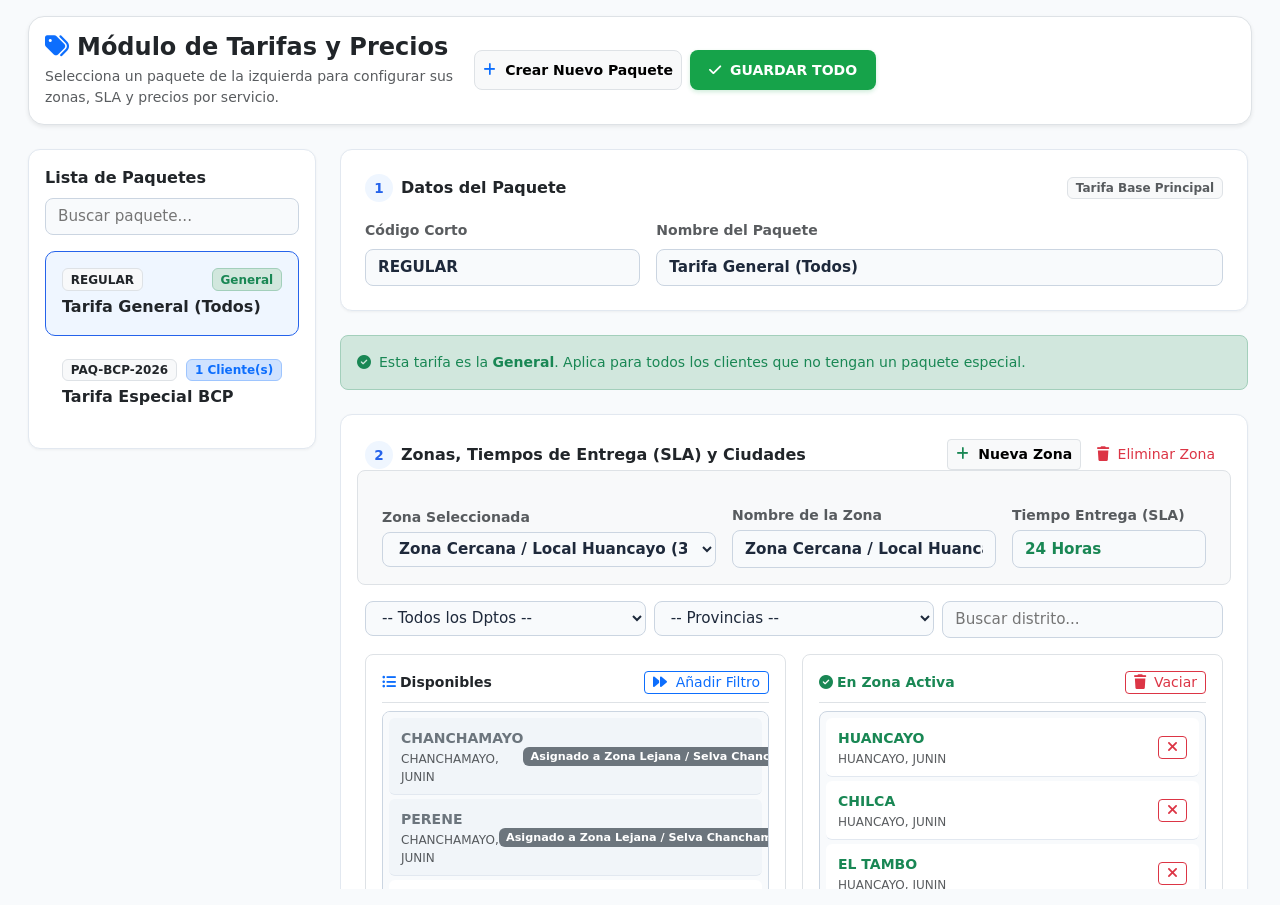
<file: nuevoindex2.html>
<!DOCTYPE html>
<html lang="es">
<head>
    <meta charset="UTF-8">
    <meta name="viewport" content="width=device-width, initial-scale=1.0">
    <title>Módulo de Tarifas - Courier</title>
    
    <!-- Bootstrap 5 CSS -->
    <link rel="stylesheet" href="https://cdn.jsdelivr.net/npm/bootstrap@5.3.0/dist/css/bootstrap.min.css">
    <!-- FontAwesome Iconos -->
    <link rel="stylesheet" href="https://cdnjs.cloudflare.com/ajax/libs/font-awesome/6.4.0/css/all.min.css">
    
    <style>
        :root {
            --bg-principal: #f8fafc;
            --color-card: #ffffff;
            --color-borde: #e2e8f0;
            --texto-principal: #1e293b;
            --texto-secundario: #64748b;
            --primary-accent: #2563eb;
            --primary-soft: #eff6ff;
            --success-accent: #16a34a;
            --danger-accent: #dc2626;
        }

        body {
            background-color: var(--bg-principal);
            color: var(--texto-principal);
            font-family: system-ui, -apple-system, "Segoe UI", Roboto, sans-serif;
        }

        /* Paneles Limpios */
        .card-minimal {
            background: var(--color-card);
            border: 1px solid var(--color-borde);
            border-radius: 12px;
            box-shadow: 0 1px 3px rgba(0,0,0,0.05);
            transition: all 0.2s ease;
        }

        .btn-minimal-success {
            background-color: var(--success-accent);
            color: #fff;
            font-weight: 700;
            border-radius: 8px;
            padding: 0.6rem 1.2rem;
            border: none;
            box-shadow: 0 2px 4px rgba(22, 163, 74, 0.2);
        }
        .btn-minimal-success:hover {
            background-color: #15803d;
            color: #fff;
        }

        /* Contenedores con Scroll Limpio */
        .scrollable-panel {
            max-height: calc(100vh - 160px);
            overflow-y: auto;
        }
        .scrollable-panel::-webkit-scrollbar, .custom-scroll::-webkit-scrollbar, .box-ciudades::-webkit-scrollbar {
            width: 6px;
        }
        .scrollable-panel::-webkit-scrollbar-thumb, .custom-scroll::-webkit-scrollbar-thumb, .box-ciudades::-webkit-scrollbar-thumb {
            background-color: #cbd5e1;
            border-radius: 10px;
        }

        /* Elementos Seleccionados */
        .item-paquete {
            border: 1px solid transparent;
            border-radius: 10px;
            margin-bottom: 6px;
            cursor: pointer;
            transition: all 0.15s ease;
        }
        .item-paquete:hover {
            background-color: var(--primary-soft);
        }
        .item-paquete.activo {
            background-color: var(--primary-soft);
            border-color: var(--primary-accent);
        }

        /* Entradas de Texto Simplificadas */
        .input-easy {
            background-color: #f8fafc;
            border: 1px solid #cbd5e1;
            border-radius: 8px;
            padding: 0.4rem 0.75rem;
            font-size: 0.95rem;
            color: var(--texto-principal);
        }
        .input-easy:focus {
            background-color: #ffffff;
            border-color: var(--primary-accent);
            outline: none;
            box-shadow: 0 0 0 3px rgba(37, 99, 235, 0.15);
        }

        .paso-numero {
            width: 28px;
            height: 28px;
            background-color: var(--primary-soft);
            color: var(--primary-accent);
            border-radius: 50%;
            display: inline-flex;
            align-items: center;
            justify-content: center;
            font-weight: 700;
            font-size: 0.85rem;
        }

        /* Estilos Dual Box Ciudades */
        .box-ciudades {
            height: 240px;
            overflow-y: auto;
            background-color: #f8fafc;
            border: 1px solid #cbd5e1;
            border-radius: 8px;
            padding: 6px;
        }

        .item-ciudad {
            padding: 8px 12px;
            border-bottom: 1px solid #e2e8f0;
            display: flex;
            align-items: center;
            justify-content: space-between;
            background-color: #ffffff;
            border-radius: 6px;
            margin-bottom: 4px;
        }

        .item-ciudad:last-child {
            margin-bottom: 0;
        }

        .item-bloqueado {
            background-color: #f1f5f9;
        }
    </style>
</head>
<body class="p-3">

    <!-- CONTENEDOR PRINCIPAL -->
    <div id="dynamic-content"></div>

    <!-- MODAL DE SELECCIÓN DE CLIENTES -->
    <div class="modal fade" id="modalClientes" tabindex="-1" aria-hidden="true">
        <div class="modal-dialog modal-dialog-scrollable modal-lg">
            <div class="modal-content border-0 rounded-4 shadow">
                <div class="modal-header border-0 pb-0">
                    <h5 class="modal-title fw-bold fs-5 text-dark"><i class="fa-solid fa-users text-primary me-2"></i>Elegir Clientes para este Tarifario</h5>
                    <button type="button" class="btn-close" data-bs-dismiss="modal" aria-label="Close"></button>
                </div>
                <div class="modal-body p-4">
                    <p class="text-muted small mb-3">Busca la empresa o cliente y presiona el botón verde para asignarlo a este paquete de precios.</p>
                    <div class="input-group mb-3">
                        <span class="input-group-text bg-light border-end-0"><i class="fa-solid fa-magnifying-glass text-muted"></i></span>
                        <input type="text" class="form-control bg-light border-start-0" id="txtBuscarClienteModal" placeholder="Escribe el RUC o Nombre del cliente..." onkeyup="filtrarClientesModal()">
                    </div>
                    <div class="list-group custom-scroll" id="listaClientesModalContainer" style="max-height: 320px; overflow-y: auto;"></div>
                </div>
                <div class="modal-footer border-0">
                    <button type="button" class="btn btn-primary rounded-3 px-4 fw-bold" data-bs-dismiss="modal">Listo</button>
                </div>
            </div>
        </div>
    </div>

    <!-- Bootstrap 5 JS -->
    <script src="https://cdn.jsdelivr.net/npm/bootstrap@5.3.0/dist/js/bootstrap.bundle.min.js"></script>

    <script>
        const API_TARIFAS_URL = 'http://localhost:5211/api/tarifas';
        const API_CLIENTES_URL = 'http://localhost:5211/api/clientes';
        const API_CIUDADES_URL = 'http://localhost:5211/api/ciudades';

        const CATALOGO_SERVICIOS = [
            { codigo: 'REG', nombre: 'Servicio Regular / Documentos' },
            { codigo: 'PAQ', nombre: 'Paquetería / Cajas' },
            { codigo: 'CAR', nombre: 'Cargo Adjunto / Trámites' },
            { codigo: 'EXP', nombre: 'Servicio Express / Urgente' },
            { codigo: 'MOT', nombre: 'Mensajería Local Motorizado' }
        ];

        let paquetesBD = [];
        let clientesBD = [];
        let ciudadesBD = [];
        let paqueteSeleccionadoId = null;
        let zonaActivaId = null;
        let bsModalClientes = null;

        async function cargarDatosTarifas() {
            try {
                const [resTarifas, resClientes, resCiudades] = await Promise.all([
                    fetch(API_TARIFAS_URL),
                    fetch(API_CLIENTES_URL),
                    fetch(API_CIUDADES_URL)
                ]);

                if (resTarifas.ok) paquetesBD = await resTarifas.json();
                else cargarTarifasFicticias();

                if (resClientes.ok) clientesBD = await resClientes.json();
                else cargarClientesFicticios();

                if (resCiudades.ok) ciudadesBD = await resCiudades.json();
                else cargarCiudadesFicticias();

            } catch (error) {
                cargarTarifasFicticias();
                cargarClientesFicticios();
                cargarCiudadesFicticias();
            }
        }

        function cargarTarifasFicticias() {
            paquetesBD = [
                {
                    id: 'PAQ-REGULAR',
                    codigo: 'REGULAR',
                    nombre: 'Tarifa General (Todos)',
                    esRegular: true,
                    clientesIds: [],
                    zonas: [
                        { 
                            id: 'ZON-001', 
                            nombre: 'Zona Cercana / Local Huancayo', 
                            sla: '24 Horas', 
                            distritosIds: ['120101', '120107', '120114'],
                            servicios: [
                                { codigo: 'REG', nombre: 'Servicio Regular / Documentos', precioBase: 8.00, precioExceso: 1.50 },
                                { codigo: 'PAQ', nombre: 'Paquetería / Cajas', precioBase: 10.00, precioExceso: 3.00 },
                                { codigo: 'CAR', nombre: 'Cargo Adjunto / Trámites', precioBase: 4.00, precioExceso: 1.00 }
                            ]
                        },
                        { 
                            id: 'ZON-002', 
                            nombre: 'Zona Lejana / Selva Chanchamayo', 
                            sla: '48 Horas', 
                            distritosIds: ['120301', '120302'],
                            servicios: [
                                { codigo: 'REG', nombre: 'Servicio Regular / Documentos', precioBase: 15.00, precioExceso: 3.50 },
                                { codigo: 'PAQ', nombre: 'Paquetería / Cajas', precioBase: 20.00, precioExceso: 6.00 },
                                { codigo: 'CAR', nombre: 'Cargo Adjunto / Trámites', precioBase: 7.00, precioExceso: 2.00 }
                            ]
                        }
                    ]
                },
                {
                    id: 'PAQ-BCP',
                    codigo: 'PAQ-BCP-2026',
                    nombre: 'Tarifa Especial BCP',
                    esRegular: false,
                    clientesIds: ['CLI-101'],
                    zonas: [
                        { 
                            id: 'ZON-101', 
                            nombre: 'Zona Corredor Financiero', 
                            sla: '12 Horas', 
                            distritosIds: ['120101', '150101'],
                            servicios: [
                                { codigo: 'REG', nombre: 'Servicio Regular / Documentos', precioBase: 6.50, precioExceso: 1.00 },
                                { codigo: 'PAQ', nombre: 'Paquetería / Cajas', precioBase: 8.50, precioExceso: 2.50 }
                            ]
                        }
                    ]
                }
            ];
            paqueteSeleccionadoId = paquetesBD[0].id;
            zonaActivaId = paquetesBD[0].zonas[0]?.id || null;
        }

        function cargarClientesFicticios() {
            clientesBD = [
                { id: 'CLI-101', nombreRazonSocial: 'BANCO DE CREDITO DEL PERU', ruc: '20100047218' },
                { id: 'CLI-102', nombreRazonSocial: 'UNIVERSIDAD CONTINENTAL', ruc: '20319363221' },
                { id: 'CLI-103', nombreRazonSocial: 'CAJA MUNICIPAL HUANCAYO', ruc: '20129778842' },
                { id: 'CLI-104', nombreRazonSocial: 'MUNICIPALIDAD DE HUANCAYO', ruc: '20146820593' }
            ];
        }

        function cargarCiudadesFicticias() {
            ciudadesBD = [
                { id: "120101", departamento: "JUNIN", provincia: "HUANCAYO", distrito: "HUANCAYO" },
                { id: "120107", departamento: "JUNIN", provincia: "HUANCAYO", distrito: "CHILCA" },
                { id: "120114", departamento: "JUNIN", provincia: "HUANCAYO", distrito: "EL TAMBO" },
                { id: "120301", departamento: "JUNIN", provincia: "CHANCHAMAYO", distrito: "CHANCHAMAYO" },
                { id: "120302", departamento: "JUNIN", provincia: "CHANCHAMAYO", distrito: "PERENE" },
                { id: "120303", departamento: "JUNIN", provincia: "CHANCHAMAYO", distrito: "PICHANAQUI" },
                { id: "120304", departamento: "JUNIN", provincia: "CHANCHAMAYO", distrito: "SAN RAMON" },
                { id: "150101", departamento: "LIMA", provincia: "LIMA", distrito: "LIMA" },
                { id: "150122", departamento: "LIMA", provincia: "LIMA", distrito: "MIRAFLORES" }
            ];
        }

        async function renderTarifas() {
            const contenedor = document.getElementById('dynamic-content');
            if (!contenedor) return;

            await cargarDatosTarifas();

            contenedor.innerHTML = `
                <div class="container-fluid max-width-xl">
                    <!-- ENCABEZADO PRINCIPAL Y BOTÓN DE GUARDAR GLOBAL -->
                    <div class="d-flex flex-column flex-md-row justify-content-between align-items-start align-items-md-center bg-white p-3 rounded-4 border mb-4 shadow-sm gap-3">
                        <div>
                            <h4 class="fw-bold mb-1 text-dark">
                                <i class="fa-solid fa-tags text-primary me-2"></i>Módulo de Tarifas y Precios
                            </h4>
                            <p class="text-muted small mb-0">Selecciona un paquete de la izquierda para configurar sus zonas, SLA y precios por servicio.</p>
                        </div>
                        <div class="d-flex gap-2 w-100 w-md-auto">
                            <button class="btn btn-light border fw-semibold rounded-3 btn-sm" onclick="crearNuevoPaquete()">
                                <i class="fa-solid fa-plus text-primary me-1"></i> Crear Nuevo Paquete
                            </button>
                            <button class="btn btn-minimal-success fw-bold text-white btn-sm" onclick="guardarTodoElModulo()">
                                <i class="fa-solid fa-check me-1"></i> GUARDAR TODO
                            </button>
                        </div>
                    </div>

                    <div class="row g-4">
                        <!-- COLUMNA IZQUIERDA: LISTADO DE PAQUETES -->
                        <div class="col-lg-4 col-xl-3">
                            <div class="card-minimal p-3">
                                <label class="form-label fw-bold text-dark mb-2">Lista de Paquetes</label>
                                <div class="mb-3">
                                    <input type="text" class="input-easy w-100" id="txtBuscarPaquete" placeholder="Buscar paquete..." onkeyup="filtrarPaquetes()">
                                </div>
                                <div class="scrollable-panel" id="listaPaquetesContainer"></div>
                            </div>
                        </div>

                        <!-- COLUMNA DERECHA: CONFIGURACIÓN DETALLADA -->
                        <div class="col-lg-8 col-xl-9">
                            <div class="scrollable-panel pe-1" id="detallePaqueteContainer"></div>
                        </div>
                    </div>
                </div>
            `;

            bsModalClientes = new bootstrap.Modal(document.getElementById('modalClientes'));
            renderListaPaquetes();
            renderDetallePaquete();
        }

        function renderListaPaquetes() {
            const container = document.getElementById('listaPaquetesContainer');
            if (!container) return;

            const filtro = (document.getElementById('txtBuscarPaquete')?.value || '').toLowerCase();
            let html = '';

            const paquetesFiltrados = paquetesBD.filter(p => 
                p.nombre.toLowerCase().includes(filtro) || p.codigo.toLowerCase().includes(filtro)
            );

            if (paquetesFiltrados.length === 0) {
                container.innerHTML = `<div class="p-3 text-muted text-center small">No hay paquetes.</div>`;
                return;
            }

            paquetesFiltrados.forEach(p => {
                const esActivo = p.id === paqueteSeleccionadoId ? 'activo' : '';
                const tipoTexto = p.esRegular ? 'General' : `${p.clientesIds.length} Cliente(s)`;

                html += `
                    <div class="item-paquete ${esActivo} p-3" onclick="seleccionarPaquete('${p.id}')">
                        <div class="d-flex justify-content-between align-items-center mb-1">
                            <span class="badge bg-light text-dark border fw-bold">${p.codigo}</span>
                            <span class="badge ${p.esRegular ? 'bg-success-subtle text-success border border-success-subtle' : 'bg-primary-subtle text-primary border border-primary-subtle'}">${tipoTexto}</span>
                        </div>
                        <div class="fw-bold text-dark fs-6">${p.nombre}</div>
                    </div>
                `;
            });

            container.innerHTML = html;
        }

        function filtrarPaquetes() {
            renderListaPaquetes();
        }

        window.seleccionarPaquete = function(id) {
            paqueteSeleccionadoId = id;
            const paq = paquetesBD.find(p => p.id === paqueteSeleccionadoId);
            zonaActivaId = paq && paq.zonas.length > 0 ? paq.zonas[0].id : null;
            renderListaPaquetes();
            renderDetallePaquete();
        };

        function renderDetallePaquete() {
            const container = document.getElementById('detallePaqueteContainer');
            const paq = paquetesBD.find(p => p.id === paqueteSeleccionadoId);

            if (!paq || !container) {
                container.innerHTML = `<div class="p-4 text-center text-muted card-minimal">Selecciona un paquete para comenzar.</div>`;
                return;
            }

            const zonaActual = paq.zonas.find(z => z.id === zonaActivaId);

            container.innerHTML = `
                <!-- PASO 1: DATOS DEL PAQUETE -->
                <div class="card-minimal p-4 mb-4">
                    <div class="d-flex justify-content-between align-items-center mb-3">
                        <div class="d-flex align-items-center gap-2">
                            <span class="paso-numero">1</span>
                            <h6 class="fw-bold text-dark mb-0">Datos del Paquete</h6>
                        </div>
                        ${!paq.esRegular ? `
                            <button class="btn btn-outline-danger btn-sm border-0" onclick="eliminarPaquete('${paq.id}')">
                                <i class="fa-solid fa-trash me-1"></i> Borrar Paquete
                            </button>
                        ` : '<span class="badge bg-light text-muted border">Tarifa Base Principal</span>'}
                    </div>

                    <div class="row g-3">
                        <div class="col-md-4">
                            <label class="form-label small fw-bold text-muted">Código Corto</label>
                            <input type="text" class="input-easy w-100 fw-bold" id="txtPaqCodigo" value="${paq.codigo}">
                        </div>
                        <div class="col-md-8">
                            <label class="form-label small fw-bold text-muted">Nombre del Paquete</label>
                            <input type="text" class="input-easy w-100 fw-bold" id="txtPaqNombre" value="${paq.nombre}">
                        </div>
                    </div>
                </div>

                <!-- PASO 2: CLIENTES PERTENECIENTES -->
                ${!paq.esRegular ? `
                    <div class="card-minimal p-4 mb-4">
                        <div class="d-flex justify-content-between align-items-center mb-3">
                            <div class="d-flex align-items-center gap-2">
                                <span class="paso-numero">2</span>
                                <h6 class="fw-bold text-dark mb-0">Clientes con esta tarifa (${paq.clientesIds.length})</h6>
                            </div>
                            <button class="btn btn-light border fw-semibold btn-sm" onclick="abrirModalClientes()">
                                <i class="fa-solid fa-user-plus text-primary me-1"></i> Asignar Cliente
                            </button>
                        </div>
                        <div class="d-flex flex-wrap gap-2">
                            ${renderClientesChips(paq.clientesIds)}
                        </div>
                    </div>
                ` : `
                    <div class="p-3 mb-4 rounded-3 bg-success-subtle border border-success-subtle text-success small">
                        <i class="fa-solid fa-circle-check me-2"></i>Esta tarifa es la <strong>General</strong>. Aplica para todos los clientes que no tengan un paquete especial.
                    </div>
                `}

                <!-- PASO 3: ZONAS Y COBERTURA (DUAL BOX Y SLA) -->
                <div class="card-minimal p-4 mb-4">
                    <div class="d-flex justify-content-between align-items-center mb-3">
                        <div class="d-flex align-items-center gap-2">
                            <span class="paso-numero">${paq.esRegular ? '2' : '3'}</span>
                            <h6 class="fw-bold text-dark mb-0">Zonas, Tiempos de Entrega (SLA) y Ciudades</h6>
                        </div>
                        <div class="d-flex gap-2">
                            <button class="btn btn-light border fw-semibold btn-sm" onclick="crearNuevaZona()">
                                <i class="fa-solid fa-plus text-success me-1"></i> Nueva Zona
                            </button>
                            <button class="btn btn-outline-danger btn-sm border-0" onclick="eliminarZonaActiva()">
                                <i class="fa-solid fa-trash me-1"></i> Eliminar Zona
                            </button>
                        </div>
                    </div>

                    <!-- SELECTOR DE ZONA Y SLA -->
                    <div class="row g-3 align-items-center mb-3 p-3 bg-light rounded-3 border">
                        <div class="col-md-5">
                            <label class="form-label small fw-bold text-muted mb-1">Zona Seleccionada</label>
                            <select id="cboZonas" class="input-easy w-100 fw-bold" onchange="cambiarZonaActiva()"></select>
                        </div>
                        <div class="col-md-4">
                            <label class="form-label small fw-bold text-muted mb-1">Nombre de la Zona</label>
                            <input type="text" class="input-easy w-100 fw-bold" id="txtNombreZona" onkeyup="actualizarNombreZona()">
                        </div>
                        <div class="col-md-3">
                            <label class="form-label small fw-bold text-muted mb-1">Tiempo Entrega (SLA)</label>
                            <input type="text" class="input-easy w-100 text-success fw-bold" id="txtSlaZona" placeholder="Ej: 24 Horas" onkeyup="actualizarSlaZona()">
                        </div>
                    </div>

                    <!-- FILTROS Y CONTROLES DUAL BOX -->
                    <div class="row g-2 mb-3">
                        <div class="col-md-4">
                            <select id="cboDepartamento" class="input-easy w-100" onchange="cargarProvincias()"></select>
                        </div>
                        <div class="col-md-4">
                            <select id="cboProvincia" class="input-easy w-100" onchange="refrescarListasDualBox()"></select>
                        </div>
                        <div class="col-md-4">
                            <input type="text" id="txtBuscarCiudad" class="input-easy w-100" placeholder="Buscar distrito..." onkeyup="refrescarListasDualBox()">
                        </div>
                    </div>

                    <!-- DUAL BOX: DISPONIBLES VS ASIGNADOS -->
                    <div class="row g-3">
                        <div class="col-md-6">
                            <div class="p-3 border rounded-3 bg-white">
                                <div class="d-flex justify-content-between align-items-center mb-2 pb-2 border-bottom">
                                    <span class="fw-bold small text-dark"><i class="fa-solid fa-list-ul text-primary me-1"></i>Disponibles</span>
                                    <button class="btn btn-sm btn-outline-primary py-0" onclick="agregarTodasLasVisibles()">
                                        <i class="fa-solid fa-forward me-1"></i> Añadir Filtro
                                    </button>
                                </div>
                                <div class="box-ciudades" id="boxDisponibles"></div>
                            </div>
                        </div>

                        <div class="col-md-6">
                            <div class="p-3 border rounded-3 bg-white">
                                <div class="d-flex justify-content-between align-items-center mb-2 pb-2 border-bottom">
                                    <span class="fw-bold small text-success"><i class="fa-solid fa-circle-check me-1"></i>En Zona Activa</span>
                                    <button class="btn btn-sm btn-outline-danger py-0" onclick="vaciarZonaActiva()">
                                        <i class="fa-solid fa-trash me-1"></i> Vaciar
                                    </button>
                                </div>
                                <div class="box-ciudades" id="boxAsignados"></div>
                            </div>
                        </div>
                    </div>
                </div>

                <!-- PASO 4: PRECIOS DE SERVICIOS POR ZONA -->
                <div class="card-minimal p-4 mb-4">
                    <div class="d-flex justify-content-between align-items-center mb-3">
                        <div class="d-flex align-items-center gap-2">
                            <span class="paso-numero">${paq.esRegular ? '3' : '4'}</span>
                            <h6 class="fw-bold text-dark mb-0">Precios por Servicio en: <span class="text-primary fw-bold" id="lblNombreZonaServicios">${zonaActual ? zonaActual.nombre : 'Sin Zona'}</span></h6>
                        </div>
                        <button class="btn btn-light border fw-semibold btn-sm" onclick="agregarServicioAZona()">
                            <i class="fa-solid fa-plus text-primary me-1"></i> Agregar Servicio a esta Zona
                        </button>
                    </div>

                    <div class="table-responsive">
                        <table class="table table-borderless align-middle mb-0" id="tablaServicios">
                            <thead>
                                <tr class="text-muted small border-bottom">
                                    <th style="width: 100px;">Código</th>
                                    <th>Servicio</th>
                                    <th style="width: 140px;">Precio Base (S/)</th>
                                    <th style="width: 160px;">Kilo Adicional (S/)</th>
                                    <th style="width: 50px;" class="text-center"></th>
                                </tr>
                            </thead>
                            <tbody>
                                ${zonaActual ? renderFilasServicios(zonaActual.servicios) : '<tr><td colspan="5" class="text-center text-muted p-3 small">Crea una zona para configurar sus precios.</td></tr>'}
                            </tbody>
                        </table>
                    </div>
                </div>
            `;

            renderizarComboZonas();
            cargarDepartamentos();
            refrescarListasDualBox();
        }

        function renderClientesChips(clientesIds) {
            if (!clientesIds || clientesIds.length === 0) {
                return `<span class="text-muted small">No hay clientes agregados todavía. Presiona "Asignar Cliente".</span>`;
            }

            return clientesIds.map(cliId => {
                const cli = clientesBD.find(c => c.id === cliId);
                const nombre = cli ? `${cli.nombreRazonSocial}` : cliId;

                return `
                    <span class="badge bg-light text-dark border p-2 d-flex align-items-center gap-2 rounded-3">
                        <i class="fa-solid fa-building text-secondary"></i> ${nombre}
                        <i class="fa-solid fa-xmark text-danger ms-1 cursor-pointer" title="Quitar" onclick="desvincularCliente('${cliId}')"></i>
                    </span>
                `;
            }).join('');
        }

        function renderFilasServicios(servicios) {
            if (!servicios || servicios.length === 0) {
                return `<tr><td colspan="5" class="text-center text-muted p-3 small">No hay precios de servicio configurados para esta zona.</td></tr>`;
            }

            return servicios.map((s, index) => `
                <tr data-srv-index="${index}">
                    <td><span class="badge bg-light text-dark border fw-bold">${s.codigo}</span></td>
                    <td><input type="text" class="input-easy w-100" value="${s.nombre}"></td>
                    <td><input type="number" step="0.50" class="input-easy w-100 fw-bold text-primary input-srv-base" value="${s.precioBase}"></td>
                    <td><input type="number" step="0.50" class="input-easy w-100 fw-bold text-dark input-srv-exceso" value="${s.precioExceso}"></td>
                    <td class="text-center">
                        <button class="btn btn-sm text-danger border-0" onclick="eliminarServicioDeZona(${index})"><i class="fa-solid fa-trash"></i></button>
                    </td>
                </tr>
            `).join('');
        }

        // LÓGICA DUAL BOX Y ZONAS
        function renderizarComboZonas() {
            const paq = paquetesBD.find(p => p.id === paqueteSeleccionadoId);
            const cbo = document.getElementById('cboZonas');
            if (!cbo || !paq) return;

            if (paq.zonas.length === 0) {
                cbo.innerHTML = '<option value="">(Sin zonas)</option>';
                document.getElementById('txtNombreZona').value = '';
                document.getElementById('txtSlaZona').value = '';
                return;
            }

            if (!zonaActivaId || !paq.zonas.some(z => z.id === zonaActivaId)) {
                zonaActivaId = paq.zonas[0].id;
            }

            cbo.innerHTML = paq.zonas.map(z => 
                `<option value="${z.id}" ${z.id === zonaActivaId ? 'selected' : ''}>${z.nombre} (${z.distritosIds.length} ubigeos)</option>`
            ).join('');

            const zActual = paq.zonas.find(z => z.id === zonaActivaId);
            if (zActual) {
                const txtN = document.getElementById('txtNombreZona');
                const txtS = document.getElementById('txtSlaZona');
                const lblZ = document.getElementById('lblNombreZonaServicios');

                if (txtN) txtN.value = zActual.nombre;
                if (txtS) txtS.value = zActual.sla || '24 Horas';
                if (lblZ) lblZ.textContent = zActual.nombre;
            }
        }

        window.cambiarZonaActiva = function() {
            sincronizarEdicionesDesdeDOM();

            const cboVal = document.getElementById('cboZonas')?.value;
            if (cboVal) zonaActivaId = cboVal;

            renderDetallePaquete();
        };

        window.crearNuevaZona = function() {
            const paq = paquetesBD.find(p => p.id === paqueteSeleccionadoId);
            if (!paq) return;

            sincronizarEdicionesDesdeDOM();

            const nombre = prompt('Nombre de la nueva Zona (Ej: Zona Sur / Altiplano):');
            if (!nombre) return;

            const nuevaZona = {
                id: `ZON-${Date.now()}`,
                nombre: nombre,
                sla: '24 Horas',
                distritosIds: [],
                servicios: [
                    { codigo: 'REG', nombre: 'Servicio Regular / Documentos', precioBase: 10.00, precioExceso: 2.00 },
                    { codigo: 'PAQ', nombre: 'Paquetería / Cajas', precioBase: 13.00, precioExceso: 5.00 }
                ]
            };

            paq.zonas.push(nuevaZona);
            zonaActivaId = nuevaZona.id;

            renderDetallePaquete();
        };

        window.actualizarNombreZona = function() {
            const paq = paquetesBD.find(p => p.id === paqueteSeleccionadoId);
            const zActual = paq?.zonas.find(z => z.id === zonaActivaId);
            const nuevo = document.getElementById('txtNombreZona').value;
            if (zActual && nuevo) {
                zActual.nombre = nuevo;
                const lblZ = document.getElementById('lblNombreZonaServicios');
                if (lblZ) lblZ.textContent = nuevo;
                renderizarComboZonas();
            }
        };

        window.actualizarSlaZona = function() {
            const paq = paquetesBD.find(p => p.id === paqueteSeleccionadoId);
            const zActual = paq?.zonas.find(z => z.id === zonaActivaId);
            if (zActual) {
                zActual.sla = document.getElementById('txtSlaZona').value;
            }
        };

        window.eliminarZonaActiva = function() {
            const paq = paquetesBD.find(p => p.id === paqueteSeleccionadoId);
            if (!paq) return;

            if (paq.zonas.length <= 1) {
                alert('Debe existir al menos una zona de cobertura en el paquete.');
                return;
            }

            if (confirm('¿Eliminar la zona seleccionada? Sus ubigeos y precios configurados se eliminarán.')) {
                sincronizarEdicionesDesdeDOM();
                paq.zonas = paq.zonas.filter(z => z.id !== zonaActivaId);
                zonaActivaId = paq.zonas[0].id;
                renderDetallePaquete();
            }
        };

        function cargarDepartamentos() {
            const deps = [...new Set(ciudadesBD.map(c => c.departamento).filter(Boolean))].sort();
            const cbo = document.getElementById('cboDepartamento');
            if (!cbo) return;

            cbo.innerHTML = '<option value="">-- Todos los Dptos --</option>' + 
                deps.map(d => `<option value="${d}">${d}</option>`).join('');
            
            cargarProvincias();
        }

        window.cargarProvincias = function() {
            const dep = document.getElementById('cboDepartamento')?.value;
            const cbo = document.getElementById('cboProvincia');
            if (!cbo) return;

            if (!dep) {
                cbo.innerHTML = '<option value="">-- Provincias --</option>';
            } else {
                const provs = [...new Set(ciudadesBD.filter(c => c.departamento === dep).map(c => c.provincia).filter(Boolean))].sort();
                cbo.innerHTML = '<option value="">-- Provincias --</option>' + 
                    provs.map(p => `<option value="${p}">${p}</option>`).join('');
            }

            refrescarListasDualBox();
        };

        function refrescarListasDualBox() {
            const paq = paquetesBD.find(p => p.id === paqueteSeleccionadoId);
            if (!paq) return;

            const zonaActual = paq.zonas.find(z => z.id === zonaActivaId);
            const idsZonaActual = zonaActual ? zonaActual.distritosIds : [];

            // Regla de Exclusividad de Ubigeos
            const ocupadasEnOtrasZonas = {};
            paq.zonas.forEach(z => {
                if (z.id !== zonaActivaId) {
                    z.distritosIds.forEach(id => ocupadasEnOtrasZonas[id] = z.nombre);
                }
            });

            const depSel = document.getElementById('cboDepartamento')?.value || '';
            const provSel = document.getElementById('cboProvincia')?.value || '';
            const txtBuscar = document.getElementById('txtBuscarCiudad')?.value.toLowerCase().trim() || '';

            let ciudadesFiltradas = ciudadesBD;

            if (txtBuscar) {
                ciudadesFiltradas = ciudadesFiltradas.filter(c => 
                    c.distrito.toLowerCase().includes(txtBuscar) ||
                    c.provincia.toLowerCase().includes(txtBuscar) ||
                    c.departamento.toLowerCase().includes(txtBuscar)
                );
            } else {
                if (depSel) ciudadesFiltradas = ciudadesFiltradas.filter(c => c.departamento === depSel);
                if (provSel) ciudadesFiltradas = ciudadesFiltradas.filter(c => c.provincia === provSel);
            }

            // 1. DISPONIBLES
            const boxDisp = document.getElementById('boxDisponibles');
            if (boxDisp) {
                let htmlDisp = '';
                const listaDisp = ciudadesFiltradas.filter(c => !idsZonaActual.includes(c.id));

                if (listaDisp.length === 0) {
                    htmlDisp = '<div class="p-3 text-center text-muted small">No hay distritos disponibles.</div>';
                } else {
                    listaDisp.forEach(c => {
                        const perteneceOtra = ocupadasEnOtrasZonas[c.id];

                        if (perteneceOtra) {
                            htmlDisp += `
                                <div class="item-ciudad item-bloqueado">
                                    <div>
                                        <strong class="text-secondary small">${c.distrito}</strong>
                                        <small class="text-muted d-block" style="font-size:0.75rem">${c.provincia}, ${c.departamento}</small>
                                    </div>
                                    <span class="badge bg-secondary" style="font-size:0.7rem">Asignado a ${perteneceOtra}</span>
                                </div>
                            `;
                        } else {
                            htmlDisp += `
                                <div class="item-ciudad">
                                    <div>
                                        <strong class="text-dark small">${c.distrito}</strong>
                                        <small class="text-muted d-block" style="font-size:0.75rem">${c.provincia}, ${c.departamento}</small>
                                    </div>
                                    <button class="btn btn-sm btn-success py-0 px-2 fw-bold" onclick="agregarCiudadAZona('${c.id}')">
                                        <i class="fa-solid fa-plus"></i>
                                    </button>
                                </div>
                            `;
                        }
                    });
                }
                boxDisp.innerHTML = htmlDisp;
            }

            // 2. ASIGNADOS
            const boxAsig = document.getElementById('boxAsignados');
            if (boxAsig) {
                let htmlAsig = '';
                const listaAsig = ciudadesBD.filter(c => idsZonaActual.includes(c.id));

                if (listaAsig.length === 0) {
                    htmlAsig = '<div class="p-3 text-center text-muted small">Sin distritos en esta zona.</div>';
                } else {
                    listaAsig.forEach(c => {
                        htmlAsig += `
                            <div class="item-ciudad">
                                <div>
                                    <strong class="text-success small">${c.distrito}</strong>
                                    <small class="text-muted d-block" style="font-size:0.75rem">${c.provincia}, ${c.departamento}</small>
                                </div>
                                <button class="btn btn-sm btn-outline-danger py-0 px-2 fw-bold" onclick="quitarCiudadDeZona('${c.id}')">
                                    <i class="fa-solid fa-xmark"></i>
                                </button>
                            </div>
                        `;
                    });
                }
                boxAsig.innerHTML = htmlAsig;
            }

            renderizarComboZonas();
        }

        window.agregarCiudadAZona = function(id) {
            const paq = paquetesBD.find(p => p.id === paqueteSeleccionadoId);
            const z = paq?.zonas.find(item => item.id === zonaActivaId);
            if (z && !z.distritosIds.includes(id)) {
                z.distritosIds.push(id);
                refrescarListasDualBox();
            }
        };

        window.quitarCiudadDeZona = function(id) {
            const paq = paquetesBD.find(p => p.id === paqueteSeleccionadoId);
            const z = paq?.zonas.find(item => item.id === zonaActivaId);
            if (z) {
                z.distritosIds = z.distritosIds.filter(dId => dId !== id);
                refrescarListasDualBox();
            }
        };

        window.agregarTodasLasVisibles = function() {
            const paq = paquetesBD.find(p => p.id === paqueteSeleccionadoId);
            const z = paq?.zonas.find(item => item.id === zonaActivaId);
            if (!z) return;

            const ocupadasEnOtras = new Set();
            paq.zonas.forEach(zona => {
                if (zona.id !== zonaActivaId) {
                    zona.distritosIds.forEach(id => ocupadasEnOtras.add(id));
                }
            });

            const depSel = document.getElementById('cboDepartamento')?.value;
            const provSel = document.getElementById('cboProvincia')?.value;

            let candidatos = ciudadesBD;
            if (depSel) candidatos = candidatos.filter(c => c.departamento === depSel);
            if (provSel) candidatos = candidatos.filter(c => c.provincia === provSel);

            candidatos.forEach(c => {
                if (!ocupadasEnOtras.has(c.id) && !z.distritosIds.includes(c.id)) {
                    z.distritosIds.push(c.id);
                }
            });

            refrescarListasDualBox();
        };

        window.vaciarZonaActiva = function() {
            const paq = paquetesBD.find(p => p.id === paqueteSeleccionadoId);
            const z = paq?.zonas.find(item => item.id === zonaActivaId);
            if (z && confirm('¿Quitar todas las ciudades de esta zona?')) {
                z.distritosIds = [];
                refrescarListasDualBox();
            }
        };

        // ACCIONES SERVICIOS POR ZONA
        window.agregarServicioAZona = function() {
            const paq = paquetesBD.find(p => p.id === paqueteSeleccionadoId);
            const zActual = paq?.zonas.find(z => z.id === zonaActivaId);
            if (!zActual) return;

            sincronizarEdicionesDesdeDOM();

            let opciones = `Escribe el número del servicio a agregar a "${zActual.nombre}":\n\n`;
            CATALOGO_SERVICIOS.forEach((cs, i) => {
                opciones += `${i + 1}. [${cs.codigo}] ${cs.nombre}\n`;
            });

            const elegida = prompt(opciones);
            const idx = parseInt(elegida) - 1;

            if (!isNaN(idx) && CATALOGO_SERVICIOS[idx]) {
                const item = CATALOGO_SERVICIOS[idx];

                if (zActual.servicios.some(s => s.codigo === item.codigo)) {
                    alert(`El servicio ${item.codigo} ya existe en la zona actual.`);
                    return;
                }

                zActual.servicios.push({
                    codigo: item.codigo,
                    nombre: item.nombre,
                    precioBase: 0.00,
                    precioExceso: 0.00
                });

                renderDetallePaquete();
            }
        };

        window.eliminarServicioDeZona = function(index) {
            const paq = paquetesBD.find(p => p.id === paqueteSeleccionadoId);
            const zActual = paq?.zonas.find(z => z.id === zonaActivaId);
            if (!zActual) return;

            sincronizarEdicionesDesdeDOM();
            zActual.servicios.splice(index, 1);
            renderDetallePaquete();
        };

        // ACCIONES CLIENTES
        window.abrirModalClientes = function() {
            filtrarClientesModal();
            bsModalClientes.show();
        };

        window.filtrarClientesModal = function() {
            const paq = paquetesBD.find(p => p.id === paqueteSeleccionadoId);
            if (!paq) return;

            const filtro = (document.getElementById('txtBuscarClienteModal')?.value || '').toLowerCase();
            const container = document.getElementById('listaClientesModalContainer');

            let html = '';
            clientesBD.forEach(c => {
                const coincide = c.nombreRazonSocial.toLowerCase().includes(filtro) || c.ruc.includes(filtro);
                if (!coincide) return;

                const asignadoAEste = paq.clientesIds.includes(c.id);

                html += `
                    <div class="list-group-item d-flex justify-content-between align-items-center p-3 border-0 border-bottom">
                        <div>
                            <div class="fw-bold small text-dark">${c.nombreRazonSocial}</div>
                            <small class="text-muted">RUC: ${c.ruc}</small>
                        </div>
                        <div>
                            ${asignadoAEste ? `
                                <button class="btn btn-sm btn-outline-danger rounded-3" onclick="toggleClienteAsignacion('${c.id}')">Quitar</button>
                            ` : `
                                <button class="btn btn-sm btn-success rounded-3 text-white fw-bold" onclick="toggleClienteAsignacion('${c.id}')">Asignar</button>
                            `}
                        </div>
                    </div>
                `;
            });

            container.innerHTML = html || `<div class="text-muted p-3 text-center">No hay clientes con ese nombre.</div>`;
        };

        window.toggleClienteAsignacion = function(cliId) {
            const paq = paquetesBD.find(p => p.id === paqueteSeleccionadoId);
            if (!paq) return;

            if (paq.clientesIds.includes(cliId)) {
                paq.clientesIds = paq.clientesIds.filter(id => id !== cliId);
            } else {
                paquetesBD.forEach(p => {
                    p.clientesIds = p.clientesIds.filter(id => id !== cliId);
                });
                paq.clientesIds.push(cliId);
            }

            filtrarClientesModal();
            renderListaPaquetes();
            renderDetallePaquete();
        };

        window.desvincularCliente = function(cliId) {
            const paq = paquetesBD.find(p => p.id === paqueteSeleccionadoId);
            if (!paq) return;

            paq.clientesIds = paq.clientesIds.filter(id => id !== cliId);
            renderListaPaquetes();
            renderDetallePaquete();
        };

        window.crearNuevoPaquete = function() {
            sincronizarEdicionesDesdeDOM();

            const codigo = prompt('Escribe el CÓDIGO (Ej: PAQ-LIMA):');
            if (!codigo) return;

            const nombre = prompt('Escribe el NOMBRE del paquete:');
            if (!nombre) return;

            const nuevoId = `PAQ-${Date.now()}`;
            const nuevaZonaId = `ZON-${Date.now()}`;

            paquetesBD.push({
                id: nuevoId,
                codigo: codigo.toUpperCase(),
                nombre: nombre,
                esRegular: false,
                clientesIds: [],
                zonas: [
                    { 
                        id: nuevaZonaId, 
                        nombre: 'Zona Local', 
                        sla: '24 Horas', 
                        distritosIds: ['120101'],
                        servicios: [
                            { codigo: 'REG', nombre: 'Servicio Regular / Documentos', precioBase: 10.00, precioExceso: 2.00 },
                            { codigo: 'PAQ', nombre: 'Paquetería / Cajas', precioBase: 13.00, precioExceso: 5.00 }
                        ]
                    }
                ]
            });

            paqueteSeleccionadoId = nuevoId;
            zonaActivaId = nuevaZonaId;
            renderListaPaquetes();
            renderDetallePaquete();
        };

        window.eliminarPaquete = function(id) {
            const paq = paquetesBD.find(p => p.id === id);
            if (paq && paq.esRegular) {
                alert('No se puede eliminar el paquete General.');
                return;
            }

            if (confirm(`¿Eliminar el paquete "${paq.nombre}"?`)) {
                paquetesBD = paquetesBD.filter(p => p.id !== id);
                paqueteSeleccionadoId = paquetesBD[0].id;
                zonaActivaId = paquetesBD[0].zonas[0]?.id || null;
                renderListaPaquetes();
                renderDetallePaquete();
            }
        };

        // SINCRONIZACIÓN Y PERSISTENCIA GLOBAL
        function sincronizarEdicionesDesdeDOM() {
            const paq = paquetesBD.find(p => p.id === paqueteSeleccionadoId);
            if (!paq) return;

            const codInput = document.getElementById('txtPaqCodigo');
            const nomInput = document.getElementById('txtPaqNombre');

            if (codInput) paq.codigo = codInput.value.trim();
            if (nomInput) paq.nombre = nomInput.value.trim();

            const zActual = paq.zonas.find(z => z.id === zonaActivaId);
            if (zActual) {
                const nomZ = document.getElementById('txtNombreZona')?.value;
                const slaZ = document.getElementById('txtSlaZona')?.value;
                if (nomZ) zActual.nombre = nomZ;
                if (slaZ) zActual.sla = slaZ;

                // Sincronizar precios de la tabla de servicios de la ZONA ACTIVA
                const filasServicios = document.querySelectorAll('#tablaServicios tbody tr[data-srv-index]');
                filasServicios.forEach(tr => {
                    const idx = parseInt(tr.getAttribute('data-srv-index'));
                    if (zActual.servicios[idx]) {
                        const base = parseFloat(tr.querySelector('.input-srv-base')?.value) || 0;
                        const exceso = parseFloat(tr.querySelector('.input-srv-exceso')?.value) || 0;

                        zActual.servicios[idx].precioBase = base;
                        zActual.servicios[idx].precioExceso = exceso;
                    }
                });
            }
        }

        window.guardarTodoElModulo = function() {
            sincronizarEdicionesDesdeDOM();

            console.log('ESTADO FINAL INTEGRADO (PRECIOS DEPENDIENTES DE ZONAS):', JSON.stringify(paquetesBD, null, 2));

            alert('¡Listo! Todos los paquetes, clientes, zonas, ubigeos y sus precios de servicios correspondientes han sido guardados.');
            renderListaPaquetes();
            renderDetallePaquete();
        };

        document.addEventListener('DOMContentLoaded', () => {
            renderTarifas();
        });
    </script>
</body>
</html>
</file>
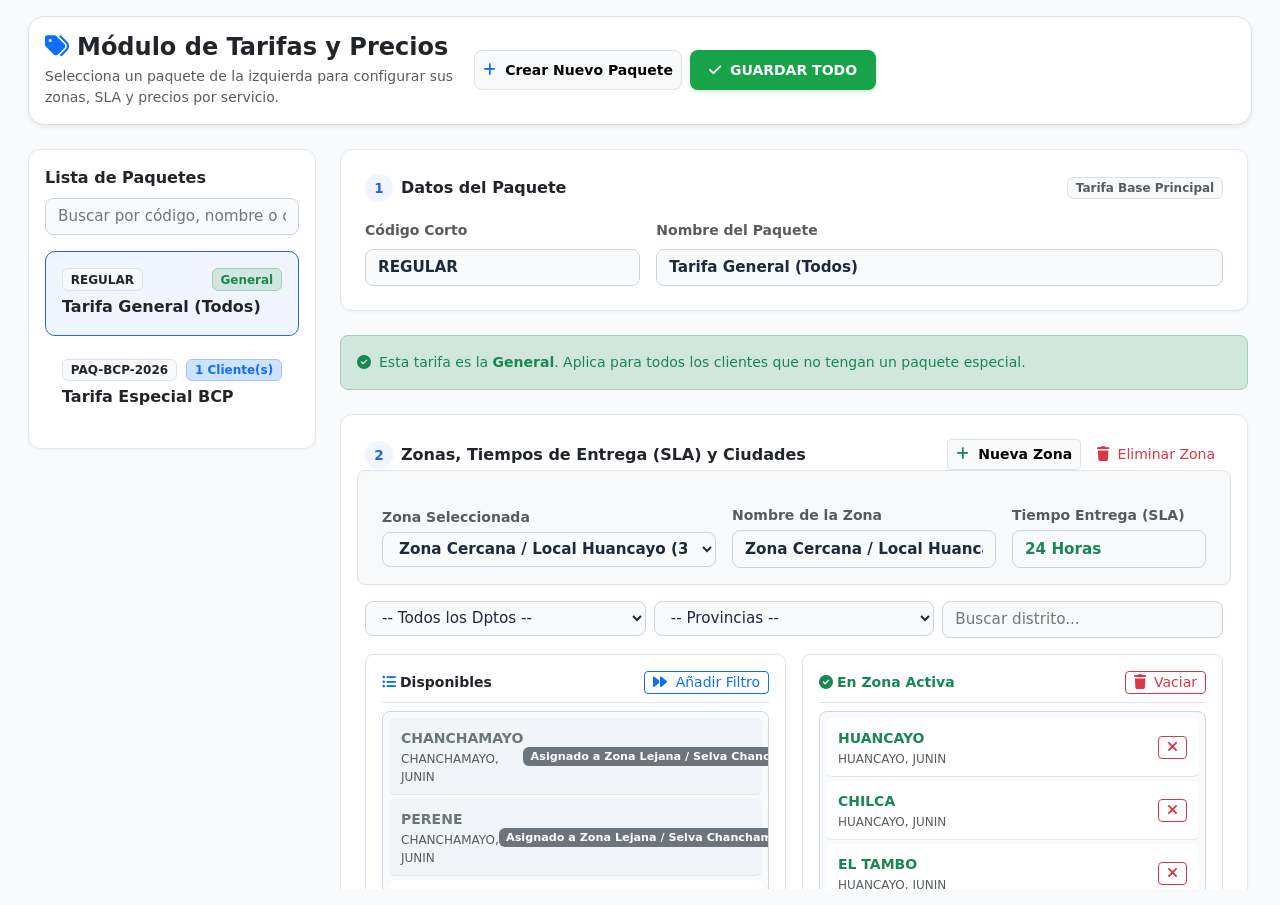
<file: nuevoindex3.html>
<!DOCTYPE html>
<html lang="es">
<head>
    <meta charset="UTF-8">
    <meta name="viewport" content="width=device-width, initial-scale=1.0">
    <title>Módulo de Tarifas - Courier</title>
    
    <!-- Bootstrap 5 CSS -->
    <link rel="stylesheet" href="https://cdn.jsdelivr.net/npm/bootstrap@5.3.0/dist/css/bootstrap.min.css">
    <!-- FontAwesome Iconos -->
    <link rel="stylesheet" href="https://cdnjs.cloudflare.com/ajax/libs/font-awesome/6.4.0/css/all.min.css">
    
    <style>
        :root {
            --bg-principal: #f8fafc;
            --color-card: #ffffff;
            --color-borde: #e2e8f0;
            --texto-principal: #1e293b;
            --texto-secundario: #64748b;
            --primary-accent: #2563eb;
            --primary-soft: #eff6ff;
            --success-accent: #16a34a;
            --danger-accent: #dc2626;
        }

        body {
            background-color: var(--bg-principal);
            color: var(--texto-principal);
            font-family: system-ui, -apple-system, "Segoe UI", Roboto, sans-serif;
        }

        /* Paneles Limpios */
        .card-minimal {
            background: var(--color-card);
            border: 1px solid var(--color-borde);
            border-radius: 12px;
            box-shadow: 0 1px 3px rgba(0,0,0,0.05);
            transition: all 0.2s ease;
        }

        .btn-minimal-success {
            background-color: var(--success-accent);
            color: #fff;
            font-weight: 700;
            border-radius: 8px;
            padding: 0.6rem 1.2rem;
            border: none;
            box-shadow: 0 2px 4px rgba(22, 163, 74, 0.2);
        }
        .btn-minimal-success:hover {
            background-color: #15803d;
            color: #fff;
        }

        /* Contenedores con Scroll Limpio */
        .scrollable-panel {
            max-height: calc(100vh - 160px);
            overflow-y: auto;
        }
        .scrollable-panel::-webkit-scrollbar, .custom-scroll::-webkit-scrollbar, .box-ciudades::-webkit-scrollbar {
            width: 6px;
        }
        .scrollable-panel::-webkit-scrollbar-thumb, .custom-scroll::-webkit-scrollbar-thumb, .box-ciudades::-webkit-scrollbar-thumb {
            background-color: #cbd5e1;
            border-radius: 10px;
        }

        /* Elementos Seleccionados */
        .item-paquete {
            border: 1px solid transparent;
            border-radius: 10px;
            margin-bottom: 6px;
            cursor: pointer;
            transition: all 0.15s ease;
        }
        .item-paquete:hover {
            background-color: var(--primary-soft);
        }
        .item-paquete.activo {
            background-color: var(--primary-soft);
            border-color: var(--primary-accent);
        }

        /* Entradas de Texto Simplificadas */
        .input-easy {
            background-color: #f8fafc;
            border: 1px solid #cbd5e1;
            border-radius: 8px;
            padding: 0.4rem 0.75rem;
            font-size: 0.95rem;
            color: var(--texto-principal);
        }
        .input-easy:focus {
            background-color: #ffffff;
            border-color: var(--primary-accent);
            outline: none;
            box-shadow: 0 0 0 3px rgba(37, 99, 235, 0.15);
        }

        .paso-numero {
            width: 28px;
            height: 28px;
            background-color: var(--primary-soft);
            color: var(--primary-accent);
            border-radius: 50%;
            display: inline-flex;
            align-items: center;
            justify-content: center;
            font-weight: 700;
            font-size: 0.85rem;
        }

        /* Estilos Dual Box Ciudades */
        .box-ciudades {
            height: 240px;
            overflow-y: auto;
            background-color: #f8fafc;
            border: 1px solid #cbd5e1;
            border-radius: 8px;
            padding: 6px;
        }

        .item-ciudad {
            padding: 8px 12px;
            border-bottom: 1px solid #e2e8f0;
            display: flex;
            align-items: center;
            justify-content: space-between;
            background-color: #ffffff;
            border-radius: 6px;
            margin-bottom: 4px;
        }

        .item-ciudad:last-child {
            margin-bottom: 0;
        }

        .item-bloqueado {
            background-color: #f1f5f9;
        }
    </style>
</head>
<body class="p-3">

    <!-- CONTENEDOR PRINCIPAL -->
    <div id="dynamic-content"></div>

    <!-- MODAL DE SELECCIÓN DE CLIENTES -->
    <div class="modal fade" id="modalClientes" tabindex="-1" aria-hidden="true">
        <div class="modal-dialog modal-dialog-scrollable modal-lg">
            <div class="modal-content border-0 rounded-4 shadow">
                <div class="modal-header border-0 pb-0">
                    <h5 class="modal-title fw-bold fs-5 text-dark"><i class="fa-solid fa-users text-primary me-2"></i>Elegir Clientes para este Tarifario</h5>
                    <button type="button" class="btn-close" data-bs-dismiss="modal" aria-label="Close"></button>
                </div>
                <div class="modal-body p-4">
                    <p class="text-muted small mb-3">Busca la empresa o persona por DNI, RUC o Nombre y presiona el botón verde para asignarlo a este paquete.</p>
                    <div class="input-group mb-3">
                        <span class="input-group-text bg-light border-end-0"><i class="fa-solid fa-magnifying-glass text-muted"></i></span>
                        <input type="text" class="form-control bg-light border-start-0" id="txtBuscarClienteModal" placeholder="Buscar por DNI, RUC o Razón Social..." onkeyup="filtrarClientesModal()">
                    </div>
                    <div class="list-group custom-scroll" id="listaClientesModalContainer" style="max-height: 320px; overflow-y: auto;"></div>
                </div>
                <div class="modal-footer border-0">
                    <button type="button" class="btn btn-primary rounded-3 px-4 fw-bold" data-bs-dismiss="modal">Listo</button>
                </div>
            </div>
        </div>
    </div>

    <!-- Bootstrap 5 JS -->
    <script src="https://cdn.jsdelivr.net/npm/bootstrap@5.3.0/dist/js/bootstrap.bundle.min.js"></script>

    <script>
        const API_TARIFAS_URL = 'http://localhost:5211/api/tarifas';
        const API_CLIENTES_URL = 'http://localhost:5211/api/clientes';
        const API_CIUDADES_URL = 'http://localhost:5211/api/ciudades';

        const CATALOGO_SERVICIOS = [
            { codigo: 'REG', nombre: 'Servicio Regular / Documentos' },
            { codigo: 'PAQ', nombre: 'Paquetería / Cajas' },
            { codigo: 'CAR', nombre: 'Cargo Adjunto / Trámites' },
            { codigo: 'EXP', nombre: 'Servicio Express / Urgente' },
            { codigo: 'MOT', nombre: 'Mensajería Local Motorizado' }
        ];

        let paquetesBD = [];
        let clientesBD = [];
        let ciudadesBD = [];
        let paqueteSeleccionadoId = null;
        let zonaActivaId = null;
        let bsModalClientes = null;

        async function cargarDatosTarifas() {
            try {
                const [resTarifas, resClientes, resCiudades] = await Promise.all([
                    fetch(API_TARIFAS_URL),
                    fetch(API_CLIENTES_URL),
                    fetch(API_CIUDADES_URL)
                ]);

                if (resTarifas.ok) paquetesBD = await resTarifas.json();
                else cargarTarifasFicticias();

                if (resClientes.ok) clientesBD = await resClientes.json();
                else cargarClientesFicticios();

                if (resCiudades.ok) ciudadesBD = await resCiudades.json();
                else cargarCiudadesFicticias();

            } catch (error) {
                cargarTarifasFicticias();
                cargarClientesFicticios();
                cargarCiudadesFicticias();
            }
        }

        function cargarTarifasFicticias() {
            paquetesBD = [
                {
                    id: 'PAQ-REGULAR',
                    codigo: 'REGULAR',
                    nombre: 'Tarifa General (Todos)',
                    esRegular: true,
                    clientesIds: [],
                    zonas: [
                        { 
                            id: 'ZON-001', 
                            nombre: 'Zona Cercana / Local Huancayo', 
                            sla: '24 Horas', 
                            distritosIds: ['120101', '120107', '120114'],
                            servicios: [
                                { codigo: 'REG', nombre: 'Servicio Regular / Documentos', precioBase: 8.00, precioExceso: 1.50 },
                                { codigo: 'PAQ', nombre: 'Paquetería / Cajas', precioBase: 10.00, precioExceso: 3.00 },
                                { codigo: 'CAR', nombre: 'Cargo Adjunto / Trámites', precioBase: 4.00, precioExceso: 1.00 }
                            ]
                        },
                        { 
                            id: 'ZON-002', 
                            nombre: 'Zona Lejana / Selva Chanchamayo', 
                            sla: '48 Horas', 
                            distritosIds: ['120301', '120302'],
                            servicios: [
                                { codigo: 'REG', nombre: 'Servicio Regular / Documentos', precioBase: 15.00, precioExceso: 3.50 },
                                { codigo: 'PAQ', nombre: 'Paquetería / Cajas', precioBase: 20.00, precioExceso: 6.00 },
                                { codigo: 'CAR', nombre: 'Cargo Adjunto / Trámites', precioBase: 7.00, precioExceso: 2.00 }
                            ]
                        }
                    ]
                },
                {
                    id: 'PAQ-BCP',
                    codigo: 'PAQ-BCP-2026',
                    nombre: 'Tarifa Especial BCP',
                    esRegular: false,
                    clientesIds: ['CLI-101'],
                    zonas: [
                        { 
                            id: 'ZON-101', 
                            nombre: 'Zona Corredor Financiero', 
                            sla: '12 Horas', 
                            distritosIds: ['120101', '150101'],
                            servicios: [
                                { codigo: 'REG', nombre: 'Servicio Regular / Documentos', precioBase: 6.50, precioExceso: 1.00 },
                                { codigo: 'PAQ', nombre: 'Paquetería / Cajas', precioBase: 8.50, precioExceso: 2.50 }
                            ]
                        }
                    ]
                }
            ];
            paqueteSeleccionadoId = paquetesBD[0].id;
            zonaActivaId = paquetesBD[0].zonas[0]?.id || null;
        }

        function cargarClientesFicticios() {
            clientesBD = [
                { id: 'CLI-101', tipoDocumento: 'RUC', numeroDocumento: '20100047218', nombreRazonSocial: 'BANCO DE CREDITO DEL PERU', ruc: '20100047218' },
                { id: 'CLI-102', tipoDocumento: 'RUC', numeroDocumento: '20319363221', nombreRazonSocial: 'UNIVERSIDAD CONTINENTAL', ruc: '20319363221' },
                { id: 'CLI-103', tipoDocumento: 'RUC', numeroDocumento: '20129778842', nombreRazonSocial: 'CAJA MUNICIPAL HUANCAYO', ruc: '20129778842' },
                { id: 'CLI-104', tipoDocumento: 'RUC', numeroDocumento: '20146820593', nombreRazonSocial: 'MUNICIPALIDAD DE HUANCAYO', ruc: '20146820593' },
                { id: 'CLI-105', tipoDocumento: 'DNI', numeroDocumento: '44556677', nombreRazonSocial: 'JUAN PEREZ GUTIERREZ', ruc: '44556677' }
            ];
        }

        function cargarCiudadesFicticias() {
            ciudadesBD = [
                { id: "120101", departamento: "JUNIN", provincia: "HUANCAYO", distrito: "HUANCAYO" },
                { id: "120107", departamento: "JUNIN", provincia: "HUANCAYO", distrito: "CHILCA" },
                { id: "120114", departamento: "JUNIN", provincia: "HUANCAYO", distrito: "EL TAMBO" },
                { id: "120301", departamento: "JUNIN", provincia: "CHANCHAMAYO", distrito: "CHANCHAMAYO" },
                { id: "120302", departamento: "JUNIN", provincia: "CHANCHAMAYO", distrito: "PERENE" },
                { id: "120303", departamento: "JUNIN", provincia: "CHANCHAMAYO", distrito: "PICHANAQUI" },
                { id: "120304", departamento: "JUNIN", provincia: "CHANCHAMAYO", distrito: "SAN RAMON" },
                { id: "150101", departamento: "LIMA", provincia: "LIMA", distrito: "LIMA" },
                { id: "150122", departamento: "LIMA", provincia: "LIMA", distrito: "MIRAFLORES" }
            ];
        }

        async function renderTarifas() {
            const contenedor = document.getElementById('dynamic-content');
            if (!contenedor) return;

            await cargarDatosTarifas();

            contenedor.innerHTML = `
                <div class="container-fluid max-width-xl">
                    <!-- ENCABEZADO PRINCIPAL Y BOTÓN DE GUARDAR GLOBAL -->
                    <div class="d-flex flex-column flex-md-row justify-content-between align-items-start align-items-md-center bg-white p-3 rounded-4 border mb-4 shadow-sm gap-3">
                        <div>
                            <h4 class="fw-bold mb-1 text-dark">
                                <i class="fa-solid fa-tags text-primary me-2"></i>Módulo de Tarifas y Precios
                            </h4>
                            <p class="text-muted small mb-0">Selecciona un paquete de la izquierda para configurar sus zonas, SLA y precios por servicio.</p>
                        </div>
                        <div class="d-flex gap-2 w-100 w-md-auto">
                            <button class="btn btn-light border fw-semibold rounded-3 btn-sm" onclick="crearNuevoPaquete()">
                                <i class="fa-solid fa-plus text-primary me-1"></i> Crear Nuevo Paquete
                            </button>
                            <button class="btn btn-minimal-success fw-bold text-white btn-sm" onclick="guardarTodoElModulo()">
                                <i class="fa-solid fa-check me-1"></i> GUARDAR TODO
                            </button>
                        </div>
                    </div>

                    <div class="row g-4">
                        <!-- COLUMNA IZQUIERDA: LISTADO DE PAQUETES Y BUSCADOR COMPLETO -->
                        <div class="col-lg-4 col-xl-3">
                            <div class="card-minimal p-3">
                                <label class="form-label fw-bold text-dark mb-2">Lista de Paquetes</label>
                                <div class="mb-3">
                                    <input type="text" class="input-easy w-100" id="txtBuscarPaquete" placeholder="Buscar por código, nombre o cliente..." onkeyup="filtrarPaquetes()">
                                </div>
                                <div class="scrollable-panel" id="listaPaquetesContainer"></div>
                            </div>
                        </div>

                        <!-- COLUMNA DERECHA: CONFIGURACIÓN DETALLADA -->
                        <div class="col-lg-8 col-xl-9">
                            <div class="scrollable-panel pe-1" id="detallePaqueteContainer"></div>
                        </div>
                    </div>
                </div>
            `;

            bsModalClientes = new bootstrap.Modal(document.getElementById('modalClientes'));
            renderListaPaquetes();
            renderDetallePaquete();
        }

        // BÚSQUEDA DE PAQUETES POR CÓDIGO, NOMBRE O CLIENTE ASIGNADO (RUC, DNI, NOMBRE)
        function renderListaPaquetes() {
            const container = document.getElementById('listaPaquetesContainer');
            if (!container) return;

            const filtro = (document.getElementById('txtBuscarPaquete')?.value || '').toLowerCase();
            let html = '';

            const paquetesFiltrados = paquetesBD.filter(p => {
                const coincidePaquete = p.nombre.toLowerCase().includes(filtro) || p.codigo.toLowerCase().includes(filtro);
                
                // Evaluar si algún cliente asignado al paquete coincide con la búsqueda
                const coincideCliente = p.clientesIds.some(cliId => {
                    const cli = clientesBD.find(c => c.id === cliId);
                    if (!cli) return false;
                    const numDoc = (cli.numeroDocumento || cli.ruc || '').toLowerCase();
                    const razonSocial = (cli.nombreRazonSocial || '').toLowerCase();
                    return numDoc.includes(filtro) || razonSocial.includes(filtro);
                });

                return coincidePaquete || coincideCliente;
            });

            if (paquetesFiltrados.length === 0) {
                container.innerHTML = `<div class="p-3 text-muted text-center small">No hay paquetes que coincidan.</div>`;
                return;
            }

            paquetesFiltrados.forEach(p => {
                const esActivo = p.id === paqueteSeleccionadoId ? 'activo' : '';
                const tipoTexto = p.esRegular ? 'General' : `${p.clientesIds.length} Cliente(s)`;

                html += `
                    <div class="item-paquete ${esActivo} p-3" onclick="seleccionarPaquete('${p.id}')">
                        <div class="d-flex justify-content-between align-items-center mb-1">
                            <span class="badge bg-light text-dark border fw-bold">${p.codigo}</span>
                            <span class="badge ${p.esRegular ? 'bg-success-subtle text-success border border-success-subtle' : 'bg-primary-subtle text-primary border border-primary-subtle'}">${tipoTexto}</span>
                        </div>
                        <div class="fw-bold text-dark fs-6">${p.nombre}</div>
                    </div>
                `;
            });

            container.innerHTML = html;
        }

        function filtrarPaquetes() {
            renderListaPaquetes();
        }

        window.seleccionarPaquete = function(id) {
            paqueteSeleccionadoId = id;
            const paq = paquetesBD.find(p => p.id === paqueteSeleccionadoId);
            zonaActivaId = paq && paq.zonas.length > 0 ? paq.zonas[0].id : null;
            renderListaPaquetes();
            renderDetallePaquete();
        };

        function renderDetallePaquete() {
            const container = document.getElementById('detallePaqueteContainer');
            const paq = paquetesBD.find(p => p.id === paqueteSeleccionadoId);

            if (!paq || !container) {
                container.innerHTML = `<div class="p-4 text-center text-muted card-minimal">Selecciona un paquete para comenzar.</div>`;
                return;
            }

            const zonaActual = paq.zonas.find(z => z.id === zonaActivaId);

            container.innerHTML = `
                <!-- PASO 1: DATOS DEL PAQUETE -->
                <div class="card-minimal p-4 mb-4">
                    <div class="d-flex justify-content-between align-items-center mb-3">
                        <div class="d-flex align-items-center gap-2">
                            <span class="paso-numero">1</span>
                            <h6 class="fw-bold text-dark mb-0">Datos del Paquete</h6>
                        </div>
                        ${!paq.esRegular ? `
                            <button class="btn btn-outline-danger btn-sm border-0" onclick="eliminarPaquete('${paq.id}')">
                                <i class="fa-solid fa-trash me-1"></i> Borrar Paquete
                            </button>
                        ` : '<span class="badge bg-light text-muted border">Tarifa Base Principal</span>'}
                    </div>

                    <div class="row g-3">
                        <div class="col-md-4">
                            <label class="form-label small fw-bold text-muted">Código Corto</label>
                            <input type="text" class="input-easy w-100 fw-bold" id="txtPaqCodigo" value="${paq.codigo}">
                        </div>
                        <div class="col-md-8">
                            <label class="form-label small fw-bold text-muted">Nombre del Paquete</label>
                            <input type="text" class="input-easy w-100 fw-bold" id="txtPaqNombre" value="${paq.nombre}">
                        </div>
                    </div>
                </div>

                <!-- PASO 2: CLIENTES PERTENECIENTES -->
                ${!paq.esRegular ? `
                    <div class="card-minimal p-4 mb-4">
                        <div class="d-flex justify-content-between align-items-center mb-3">
                            <div class="d-flex align-items-center gap-2">
                                <span class="paso-numero">2</span>
                                <h6 class="fw-bold text-dark mb-0">Clientes con esta tarifa (${paq.clientesIds.length})</h6>
                            </div>
                            <button class="btn btn-light border fw-semibold btn-sm" onclick="abrirModalClientes()">
                                <i class="fa-solid fa-user-plus text-primary me-1"></i> Asignar Cliente
                            </button>
                        </div>
                        <div class="d-flex flex-wrap gap-2">
                            ${renderClientesChips(paq.clientesIds)}
                        </div>
                    </div>
                ` : `
                    <div class="p-3 mb-4 rounded-3 bg-success-subtle border border-success-subtle text-success small">
                        <i class="fa-solid fa-circle-check me-2"></i>Esta tarifa es la <strong>General</strong>. Aplica para todos los clientes que no tengan un paquete especial.
                    </div>
                `}

                <!-- PASO 3: ZONAS Y COBERTURA (DUAL BOX Y SLA) -->
                <div class="card-minimal p-4 mb-4">
                    <div class="d-flex justify-content-between align-items-center mb-3">
                        <div class="d-flex align-items-center gap-2">
                            <span class="paso-numero">${paq.esRegular ? '2' : '3'}</span>
                            <h6 class="fw-bold text-dark mb-0">Zonas, Tiempos de Entrega (SLA) y Ciudades</h6>
                        </div>
                        <div class="d-flex gap-2">
                            <button class="btn btn-light border fw-semibold btn-sm" onclick="crearNuevaZona()">
                                <i class="fa-solid fa-plus text-success me-1"></i> Nueva Zona
                            </button>
                            <button class="btn btn-outline-danger btn-sm border-0" onclick="eliminarZonaActiva()">
                                <i class="fa-solid fa-trash me-1"></i> Eliminar Zona
                            </button>
                        </div>
                    </div>

                    <!-- SELECTOR DE ZONA Y SLA -->
                    <div class="row g-3 align-items-center mb-3 p-3 bg-light rounded-3 border">
                        <div class="col-md-5">
                            <label class="form-label small fw-bold text-muted mb-1">Zona Seleccionada</label>
                            <select id="cboZonas" class="input-easy w-100 fw-bold" onchange="cambiarZonaActiva()"></select>
                        </div>
                        <div class="col-md-4">
                            <label class="form-label small fw-bold text-muted mb-1">Nombre de la Zona</label>
                            <input type="text" class="input-easy w-100 fw-bold" id="txtNombreZona" onkeyup="actualizarNombreZona()">
                        </div>
                        <div class="col-md-3">
                            <label class="form-label small fw-bold text-muted mb-1">Tiempo Entrega (SLA)</label>
                            <input type="text" class="input-easy w-100 text-success fw-bold" id="txtSlaZona" placeholder="Ej: 24 Horas" onkeyup="actualizarSlaZona()">
                        </div>
                    </div>

                    <!-- FILTROS Y CONTROLES DUAL BOX -->
                    <div class="row g-2 mb-3">
                        <div class="col-md-4">
                            <select id="cboDepartamento" class="input-easy w-100" onchange="cargarProvincias()"></select>
                        </div>
                        <div class="col-md-4">
                            <select id="cboProvincia" class="input-easy w-100" onchange="refrescarListasDualBox()"></select>
                        </div>
                        <div class="col-md-4">
                            <input type="text" id="txtBuscarCiudad" class="input-easy w-100" placeholder="Buscar distrito..." onkeyup="refrescarListasDualBox()">
                        </div>
                    </div>

                    <!-- DUAL BOX: DISPONIBLES VS ASIGNADOS -->
                    <div class="row g-3">
                        <div class="col-md-6">
                            <div class="p-3 border rounded-3 bg-white">
                                <div class="d-flex justify-content-between align-items-center mb-2 pb-2 border-bottom">
                                    <span class="fw-bold small text-dark"><i class="fa-solid fa-list-ul text-primary me-1"></i>Disponibles</span>
                                    <button class="btn btn-sm btn-outline-primary py-0" onclick="agregarTodasLasVisibles()">
                                        <i class="fa-solid fa-forward me-1"></i> Añadir Filtro
                                    </button>
                                </div>
                                <div class="box-ciudades" id="boxDisponibles"></div>
                            </div>
                        </div>

                        <div class="col-md-6">
                            <div class="p-3 border rounded-3 bg-white">
                                <div class="d-flex justify-content-between align-items-center mb-2 pb-2 border-bottom">
                                    <span class="fw-bold small text-success"><i class="fa-solid fa-circle-check me-1"></i>En Zona Activa</span>
                                    <button class="btn btn-sm btn-outline-danger py-0" onclick="vaciarZonaActiva()">
                                        <i class="fa-solid fa-trash me-1"></i> Vaciar
                                    </button>
                                </div>
                                <div class="box-ciudades" id="boxAsignados"></div>
                            </div>
                        </div>
                    </div>
                </div>

                <!-- PASO 4: PRECIOS DE SERVICIOS POR ZONA -->
                <div class="card-minimal p-4 mb-4">
                    <div class="d-flex justify-content-between align-items-center mb-3">
                        <div class="d-flex align-items-center gap-2">
                            <span class="paso-numero">${paq.esRegular ? '3' : '4'}</span>
                            <h6 class="fw-bold text-dark mb-0">Precios por Servicio en: <span class="text-primary fw-bold" id="lblNombreZonaServicios">${zonaActual ? zonaActual.nombre : 'Sin Zona'}</span></h6>
                        </div>
                        <div class="d-flex gap-2">
                            <button class="btn btn-light border fw-semibold btn-sm" onclick="agregarServicioCatCat()"><i class="fa-solid fa-list text-primary me-1"></i> Catálogo</button>
                            <button class="btn btn-primary fw-semibold btn-sm" onclick="crearNuevoServicioPersonalizado()"><i class="fa-solid fa-plus me-1"></i> Crear Nuevo Servicio</button>
                        </div>
                    </div>

                    <div class="table-responsive">
                        <table class="table table-borderless align-middle mb-0" id="tablaServicios">
                            <thead>
                                <tr class="text-muted small border-bottom">
                                    <th style="width: 100px;">Código</th>
                                    <th>Servicio</th>
                                    <th style="width: 140px;">Precio Base (S/)</th>
                                    <th style="width: 160px;">Kilo Adicional (S/)</th>
                                    <th style="width: 50px;" class="text-center"></th>
                                </tr>
                            </thead>
                            <tbody>
                                ${zonaActual ? renderFilasServicios(zonaActual.servicios) : '<tr><td colspan="5" class="text-center text-muted p-3 small">Crea una zona para configurar sus precios.</td></tr>'}
                            </tbody>
                        </table>
                    </div>
                </div>
            `;

            renderizarComboZonas();
            cargarDepartamentos();
            refrescarListasDualBox();
        }

        function renderClientesChips(clientesIds) {
            if (!clientesIds || clientesIds.length === 0) {
                return `<span class="text-muted small">No hay clientes agregados todavía. Presiona "Asignar Cliente".</span>`;
            }

            return clientesIds.map(cliId => {
                const cli = clientesBD.find(c => c.id === cliId);
                const nombre = cli ? `${cli.nombreRazonSocial}` : cliId;

                return `
                    <span class="badge bg-light text-dark border p-2 d-flex align-items-center gap-2 rounded-3">
                        <i class="fa-solid fa-building text-secondary"></i> ${nombre}
                        <i class="fa-solid fa-xmark text-danger ms-1 cursor-pointer" title="Quitar" onclick="desvincularCliente('${cliId}')"></i>
                    </span>
                `;
            }).join('');
        }

        function renderFilasServicios(servicios) {
            if (!servicios || servicios.length === 0) {
                return `<tr><td colspan="5" class="text-center text-muted p-3 small">No hay precios de servicio configurados para esta zona.</td></tr>`;
            }

            return servicios.map((s, index) => `
                <tr data-srv-index="${index}">
                    <td><span class="badge bg-light text-dark border fw-bold">${s.codigo}</span></td>
                    <td><input type="text" class="input-easy w-100" value="${s.nombre}"></td>
                    <td><input type="number" step="0.50" class="input-easy w-100 fw-bold text-primary input-srv-base" value="${s.precioBase}"></td>
                    <td><input type="number" step="0.50" class="input-easy w-100 fw-bold text-dark input-srv-exceso" value="${s.precioExceso}"></td>
                    <td class="text-center">
                        <button class="btn btn-sm text-danger border-0" onclick="eliminarServicioDeZona(${index})"><i class="fa-solid fa-trash"></i></button>
                    </td>
                </tr>
            `).join('');
        }

        // LÓGICA DUAL BOX Y ZONAS
        function renderizarComboZonas() {
            const paq = paquetesBD.find(p => p.id === paqueteSeleccionadoId);
            const cbo = document.getElementById('cboZonas');
            if (!cbo || !paq) return;

            if (paq.zonas.length === 0) {
                cbo.innerHTML = '<option value="">(Sin zonas)</option>';
                document.getElementById('txtNombreZona').value = '';
                document.getElementById('txtSlaZona').value = '';
                return;
            }

            if (!zonaActivaId || !paq.zonas.some(z => z.id === zonaActivaId)) {
                zonaActivaId = paq.zonas[0].id;
            }

            cbo.innerHTML = paq.zonas.map(z => 
                `<option value="${z.id}" ${z.id === zonaActivaId ? 'selected' : ''}>${z.nombre} (${z.distritosIds.length} ubigeos)</option>`
            ).join('');

            const zActual = paq.zonas.find(z => z.id === zonaActivaId);
            if (zActual) {
                const txtN = document.getElementById('txtNombreZona');
                const txtS = document.getElementById('txtSlaZona');
                const lblZ = document.getElementById('lblNombreZonaServicios');

                if (txtN) txtN.value = zActual.nombre;
                if (txtS) txtS.value = zActual.sla || '24 Horas';
                if (lblZ) lblZ.textContent = zActual.nombre;
            }
        }

        window.cambiarZonaActiva = function() {
            sincronizarEdicionesDesdeDOM();

            const cboVal = document.getElementById('cboZonas')?.value;
            if (cboVal) zonaActivaId = cboVal;

            renderDetallePaquete();
        };

        window.crearNuevaZona = function() {
            const paq = paquetesBD.find(p => p.id === paqueteSeleccionadoId);
            if (!paq) return;

            sincronizarEdicionesDesdeDOM();

            const nombre = prompt('Nombre de la nueva Zona (Ej: Zona Sur / Altiplano):');
            if (!nombre) return;

            const nuevaZona = {
                id: `ZON-${Date.now()}`,
                nombre: nombre,
                sla: '24 Horas',
                distritosIds: [],
                servicios: [
                    { codigo: 'REG', nombre: 'Servicio Regular / Documentos', precioBase: 10.00, precioExceso: 2.00 },
                    { codigo: 'PAQ', nombre: 'Paquetería / Cajas', precioBase: 13.00, precioExceso: 5.00 }
                ]
            };

            paq.zonas.push(nuevaZona);
            zonaActivaId = nuevaZona.id;

            renderDetallePaquete();
        };

        window.actualizarNombreZona = function() {
            const paq = paquetesBD.find(p => p.id === paqueteSeleccionadoId);
            const zActual = paq?.zonas.find(z => z.id === zonaActivaId);
            const nuevo = document.getElementById('txtNombreZona').value;
            if (zActual && nuevo) {
                zActual.nombre = nuevo;
                const lblZ = document.getElementById('lblNombreZonaServicios');
                if (lblZ) lblZ.textContent = nuevo;
                renderizarComboZonas();
            }
        };

        window.actualizarSlaZona = function() {
            const paq = paquetesBD.find(p => p.id === paqueteSeleccionadoId);
            const zActual = paq?.zonas.find(z => z.id === zonaActivaId);
            if (zActual) {
                zActual.sla = document.getElementById('txtSlaZona').value;
            }
        };

        window.eliminarZonaActiva = function() {
            const paq = paquetesBD.find(p => p.id === paqueteSeleccionadoId);
            if (!paq) return;

            if (paq.zonas.length <= 1) {
                alert('Debe existir al menos una zona de cobertura en el paquete.');
                return;
            }

            if (confirm('¿Eliminar la zona seleccionada? Sus ubigeos y precios configurados se eliminarán.')) {
                sincronizarEdicionesDesdeDOM();
                paq.zonas = paq.zonas.filter(z => z.id !== zonaActivaId);
                zonaActivaId = paq.zonas[0].id;
                renderDetallePaquete();
            }
        };

        function cargarDepartamentos() {
            const deps = [...new Set(ciudadesBD.map(c => c.departamento).filter(Boolean))].sort();
            const cbo = document.getElementById('cboDepartamento');
            if (!cbo) return;

            cbo.innerHTML = '<option value="">-- Todos los Dptos --</option>' + 
                deps.map(d => `<option value="${d}">${d}</option>`).join('');
            
            cargarProvincias();
        }

        window.cargarProvincias = function() {
            const dep = document.getElementById('cboDepartamento')?.value;
            const cbo = document.getElementById('cboProvincia');
            if (!cbo) return;

            if (!dep) {
                cbo.innerHTML = '<option value="">-- Provincias --</option>';
            } else {
                const provs = [...new Set(ciudadesBD.filter(c => c.departamento === dep).map(c => c.provincia).filter(Boolean))].sort();
                cbo.innerHTML = '<option value="">-- Provincias --</option>' + 
                    provs.map(p => `<option value="${p}">${p}</option>`).join('');
            }

            refrescarListasDualBox();
        };

        function refrescarListasDualBox() {
            const paq = paquetesBD.find(p => p.id === paqueteSeleccionadoId);
            if (!paq) return;

            const zonaActual = paq.zonas.find(z => z.id === zonaActivaId);
            const idsZonaActual = zonaActual ? zonaActual.distritosIds : [];

            // Regla de Exclusividad de Ubigeos
            const ocupadasEnOtrasZonas = {};
            paq.zonas.forEach(z => {
                if (z.id !== zonaActivaId) {
                    z.distritosIds.forEach(id => ocupadasEnOtrasZonas[id] = z.nombre);
                }
            });

            const depSel = document.getElementById('cboDepartamento')?.value || '';
            const provSel = document.getElementById('cboProvincia')?.value || '';
            const txtBuscar = document.getElementById('txtBuscarCiudad')?.value.toLowerCase().trim() || '';

            let ciudadesFiltradas = ciudadesBD;

            if (txtBuscar) {
                ciudadesFiltradas = ciudadesFiltradas.filter(c => 
                    c.distrito.toLowerCase().includes(txtBuscar) ||
                    c.provincia.toLowerCase().includes(txtBuscar) ||
                    c.departamento.toLowerCase().includes(txtBuscar)
                );
            } else {
                if (depSel) ciudadesFiltradas = ciudadesFiltradas.filter(c => c.departamento === depSel);
                if (provSel) ciudadesFiltradas = ciudadesFiltradas.filter(c => c.provincia === provSel);
            }

            // 1. DISPONIBLES
            const boxDisp = document.getElementById('boxDisponibles');
            if (boxDisp) {
                let htmlDisp = '';
                const listaDisp = ciudadesFiltradas.filter(c => !idsZonaActual.includes(c.id));

                if (listaDisp.length === 0) {
                    htmlDisp = '<div class="p-3 text-center text-muted small">No hay distritos disponibles.</div>';
                } else {
                    listaDisp.forEach(c => {
                        const perteneceOtra = ocupadasEnOtrasZonas[c.id];

                        if (perteneceOtra) {
                            htmlDisp += `
                                <div class="item-ciudad item-bloqueado">
                                    <div>
                                        <strong class="text-secondary small">${c.distrito}</strong>
                                        <small class="text-muted d-block" style="font-size:0.75rem">${c.provincia}, ${c.departamento}</small>
                                    </div>
                                    <span class="badge bg-secondary" style="font-size:0.7rem">Asignado a ${perteneceOtra}</span>
                                </div>
                            `;
                        } else {
                            htmlDisp += `
                                <div class="item-ciudad">
                                    <div>
                                        <strong class="text-dark small">${c.distrito}</strong>
                                        <small class="text-muted d-block" style="font-size:0.75rem">${c.provincia}, ${c.departamento}</small>
                                    </div>
                                    <button class="btn btn-sm btn-success py-0 px-2 fw-bold" onclick="agregarCiudadAZona('${c.id}')">
                                        <i class="fa-solid fa-plus"></i>
                                    </button>
                                </div>
                            `;
                        }
                    });
                }
                boxDisp.innerHTML = htmlDisp;
            }

            // 2. ASIGNADOS
            const boxAsig = document.getElementById('boxAsignados');
            if (boxAsig) {
                let htmlAsig = '';
                const listaAsig = ciudadesBD.filter(c => idsZonaActual.includes(c.id));

                if (listaAsig.length === 0) {
                    htmlAsig = '<div class="p-3 text-center text-muted small">Sin distritos en esta zona.</div>';
                } else {
                    listaAsig.forEach(c => {
                        htmlAsig += `
                            <div class="item-ciudad">
                                <div>
                                    <strong class="text-success small">${c.distrito}</strong>
                                    <small class="text-muted d-block" style="font-size:0.75rem">${c.provincia}, ${c.departamento}</small>
                                </div>
                                <button class="btn btn-sm btn-outline-danger py-0 px-2 fw-bold" onclick="quitarCiudadDeZona('${c.id}')">
                                    <i class="fa-solid fa-xmark"></i>
                                </button>
                            </div>
                        `;
                    });
                }
                boxAsig.innerHTML = htmlAsig;
            }

            renderizarComboZonas();
        }

        window.agregarCiudadAZona = function(id) {
            const paq = paquetesBD.find(p => p.id === paqueteSeleccionadoId);
            const z = paq?.zonas.find(item => item.id === zonaActivaId);
            if (z && !z.distritosIds.includes(id)) {
                z.distritosIds.push(id);
                refrescarListasDualBox();
            }
        };

        window.quitarCiudadDeZona = function(id) {
            const paq = paquetesBD.find(p => p.id === paqueteSeleccionadoId);
            const z = paq?.zonas.find(item => item.id === zonaActivaId);
            if (z) {
                z.distritosIds = z.distritosIds.filter(dId => dId !== id);
                refrescarListasDualBox();
            }
        };

        window.agregarTodasLasVisibles = function() {
            const paq = paquetesBD.find(p => p.id === paqueteSeleccionadoId);
            const z = paq?.zonas.find(item => item.id === zonaActivaId);
            if (!z) return;

            const ocupadasEnOtras = new Set();
            paq.zonas.forEach(zona => {
                if (zona.id !== zonaActivaId) {
                    zona.distritosIds.forEach(id => ocupadasEnOtras.add(id));
                }
            });

            const depSel = document.getElementById('cboDepartamento')?.value;
            const provSel = document.getElementById('cboProvincia')?.value;

            let candidatos = ciudadesBD;
            if (depSel) candidatos = candidatos.filter(c => c.departamento === depSel);
            if (provSel) candidatos = candidatos.filter(c => c.provincia === provSel);

            candidatos.forEach(c => {
                if (!ocupadasEnOtras.has(c.id) && !z.distritosIds.includes(c.id)) {
                    z.distritosIds.push(c.id);
                }
            });

            refrescarListasDualBox();
        };

        window.vaciarZonaActiva = function() {
            const paq = paquetesBD.find(p => p.id === paqueteSeleccionadoId);
            const z = paq?.zonas.find(item => item.id === zonaActivaId);
            if (z && confirm('¿Quitar todas las ciudades de esta zona?')) {
                z.distritosIds = [];
                refrescarListasDualBox();
            }
        };

        // ACCIONES DE SERVICIOS (CATÁLOGO O NUEVO PERSONALIZADO CON CÓDIGO)
        window.agregarServicioCatCat = function() {
            const paq = paquetesBD.find(p => p.id === paqueteSeleccionadoId);
            const zActual = paq?.zonas.find(z => z.id === zonaActivaId);
            if (!zActual) return;

            sincronizarEdicionesDesdeDOM();

            let opciones = `Escribe el número del servicio del catálogo a agregar:\n\n`;
            CATALOGO_SERVICIOS.forEach((cs, i) => {
                opciones += `${i + 1}. [${cs.codigo}] ${cs.nombre}\n`;
            });

            const elegida = prompt(opciones);
            const idx = parseInt(elegida) - 1;

            if (!isNaN(idx) && CATALOGO_SERVICIOS[idx]) {
                const item = CATALOGO_SERVICIOS[idx];

                if (zActual.servicios.some(s => s.codigo === item.codigo)) {
                    alert(`El servicio ${item.codigo} ya existe en esta zona.`);
                    return;
                }

                zActual.servicios.push({
                    codigo: item.codigo,
                    nombre: item.nombre,
                    precioBase: 0.00,
                    precioExceso: 0.00
                });

                renderDetallePaquete();
            }
        };

        window.crearNuevoServicioPersonalizado = function() {
            const paq = paquetesBD.find(p => p.id === paqueteSeleccionadoId);
            const zActual = paq?.zonas.find(z => z.id === zonaActivaId);
            if (!zActual) return;

            sincronizarEdicionesDesdeDOM();

            const cod = prompt('Ingresa el CÓDIGO del nuevo servicio (Ej: FRG, MUD, VAL):');
            if (!cod) return;

            const codigoLimpio = cod.trim().toUpperCase();

            if (zActual.servicios.some(s => s.codigo === codigoLimpio)) {
                alert(`El código de servicio "${codigoLimpio}" ya existe en esta zona.`);
                return;
            }

            const nombre = prompt('Ingresa el NOMBRE descriptivo del servicio (Ej: Carga Frágil / Vidrios):');
            if (!nombre) return;

            zActual.servicios.push({
                codigo: codigoLimpio,
                nombre: nombre.trim(),
                precioBase: 0.00,
                precioExceso: 0.00
            });

            // Si no existe en el catálogo maestro, lo guardamos para sugerir luego
            if (!CATALOGO_SERVICIOS.some(cs => cs.codigo === codigoLimpio)) {
                CATALOGO_SERVICIOS.push({ codigo: codigoLimpio, nombre: nombre.trim() });
            }

            renderDetallePaquete();
        };

        window.eliminarServicioDeZona = function(index) {
            const paq = paquetesBD.find(p => p.id === paqueteSeleccionadoId);
            const zActual = paq?.zonas.find(z => z.id === zonaActivaId);
            if (!zActual) return;

            sincronizarEdicionesDesdeDOM();
            zActual.servicios.splice(index, 1);
            renderDetallePaquete();
        };

        // ACCIONES CLIENTES CON BÚSQUEDA TRIPARTITA (DNI, RUC, NOMBRE)
        window.abrirModalClientes = function() {
            filtrarClientesModal();
            bsModalClientes.show();
        };

        window.filtrarClientesModal = function() {
            const paq = paquetesBD.find(p => p.id === paqueteSeleccionadoId);
            if (!paq) return;

            const filtro = (document.getElementById('txtBuscarClienteModal')?.value || '').toLowerCase();
            const container = document.getElementById('listaClientesModalContainer');

            let html = '';
            clientesBD.forEach(c => {
                const numDoc = (c.numeroDocumento || c.ruc || '').toLowerCase();
                const razonSocial = (c.nombreRazonSocial || '').toLowerCase();

                const coincide = numDoc.includes(filtro) || razonSocial.includes(filtro);
                if (!coincide) return;

                const asignadoAEste = paq.clientesIds.includes(c.id);

                html += `
                    <div class="list-group-item d-flex justify-content-between align-items-center p-3 border-0 border-bottom">
                        <div>
                            <div class="fw-bold small text-dark">${c.nombreRazonSocial}</div>
                            <small class="text-muted">${c.tipoDocumento || 'DOC'}: ${c.numeroDocumento || c.ruc}</small>
                        </div>
                        <div>
                            ${asignadoAEste ? `
                                <button class="btn btn-sm btn-outline-danger rounded-3" onclick="toggleClienteAsignacion('${c.id}')">Quitar</button>
                            ` : `
                                <button class="btn btn-sm btn-success rounded-3 text-white fw-bold" onclick="toggleClienteAsignacion('${c.id}')">Asignar</button>
                            `}
                        </div>
                    </div>
                `;
            });

            container.innerHTML = html || `<div class="text-muted p-3 text-center">No hay clientes que coincidan con la búsqueda.</div>`;
        };

        window.toggleClienteAsignacion = function(cliId) {
            const paq = paquetesBD.find(p => p.id === paqueteSeleccionadoId);
            if (!paq) return;

            if (paq.clientesIds.includes(cliId)) {
                paq.clientesIds = paq.clientesIds.filter(id => id !== cliId);
            } else {
                paquetesBD.forEach(p => {
                    p.clientesIds = p.clientesIds.filter(id => id !== cliId);
                });
                paq.clientesIds.push(cliId);
            }

            filtrarClientesModal();
            renderListaPaquetes();
            renderDetallePaquete();
        };

        window.desvincularCliente = function(cliId) {
            const paq = paquetesBD.find(p => p.id === paqueteSeleccionadoId);
            if (!paq) return;

            paq.clientesIds = paq.clientesIds.filter(id => id !== cliId);
            renderListaPaquetes();
            renderDetallePaquete();
        };

        window.crearNuevoPaquete = function() {
            sincronizarEdicionesDesdeDOM();

            const codigo = prompt('Escribe el CÓDIGO (Ej: PAQ-LIMA):');
            if (!codigo) return;

            const nombre = prompt('Escribe el NOMBRE del paquete:');
            if (!nombre) return;

            const nuevoId = `PAQ-${Date.now()}`;
            const nuevaZonaId = `ZON-${Date.now()}`;

            paquetesBD.push({
                id: nuevoId,
                codigo: codigo.toUpperCase(),
                nombre: nombre,
                esRegular: false,
                clientesIds: [],
                zonas: [
                    { 
                        id: nuevaZonaId, 
                        nombre: 'Zona Local', 
                        sla: '24 Horas', 
                        distritosIds: ['120101'],
                        servicios: [
                            { codigo: 'REG', nombre: 'Servicio Regular / Documentos', precioBase: 10.00, precioExceso: 2.00 },
                            { codigo: 'PAQ', nombre: 'Paquetería / Cajas', precioBase: 13.00, precioExceso: 5.00 }
                        ]
                    }
                ]
            });

            paqueteSeleccionadoId = nuevoId;
            zonaActivaId = nuevaZonaId;
            renderListaPaquetes();
            renderDetallePaquete();
        };

        window.eliminarPaquete = function(id) {
            const paq = paquetesBD.find(p => p.id === id);
            if (paq && paq.esRegular) {
                alert('No se puede eliminar el paquete General.');
                return;
            }

            if (confirm(`¿Eliminar el paquete "${paq.nombre}"?`)) {
                paquetesBD = paquetesBD.filter(p => p.id !== id);
                paqueteSeleccionadoId = paquetesBD[0].id;
                zonaActivaId = paquetesBD[0].zonas[0]?.id || null;
                renderListaPaquetes();
                renderDetallePaquete();
            }
        };

        // SINCRONIZACIÓN Y PERSISTENCIA GLOBAL
        function sincronizarEdicionesDesdeDOM() {
            const paq = paquetesBD.find(p => p.id === paqueteSeleccionadoId);
            if (!paq) return;

            const codInput = document.getElementById('txtPaqCodigo');
            const nomInput = document.getElementById('txtPaqNombre');

            if (codInput) paq.codigo = codInput.value.trim();
            if (nomInput) paq.nombre = nomInput.value.trim();

            const zActual = paq.zonas.find(z => z.id === zonaActivaId);
            if (zActual) {
                const nomZ = document.getElementById('txtNombreZona')?.value;
                const slaZ = document.getElementById('txtSlaZona')?.value;
                if (nomZ) zActual.nombre = nomZ;
                if (slaZ) zActual.sla = slaZ;

                // Sincronizar precios de la tabla de servicios de la ZONA ACTIVA
                const filasServicios = document.querySelectorAll('#tablaServicios tbody tr[data-srv-index]');
                filasServicios.forEach(tr => {
                    const idx = parseInt(tr.getAttribute('data-srv-index'));
                    if (zActual.servicios[idx]) {
                        const nomSrv = tr.querySelector('.input-easy')?.value || zActual.servicios[idx].nombre;
                        const base = parseFloat(tr.querySelector('.input-srv-base')?.value) || 0;
                        const exceso = parseFloat(tr.querySelector('.input-srv-exceso')?.value) || 0;

                        zActual.servicios[idx].nombre = nomSrv;
                        zActual.servicios[idx].precioBase = base;
                        zActual.servicios[idx].precioExceso = exceso;
                    }
                });
            }
        }

        window.guardarTodoElModulo = function() {
            sincronizarEdicionesDesdeDOM();

            console.log('ESTADO FINAL INTEGRADO DEL MÓDULO:', JSON.stringify(paquetesBD, null, 2));

            alert('¡Listo! Todos los paquetes, clientes, zonas, ubigeos y sus servicios personalizados con precios han sido guardados.');
            renderListaPaquetes();
            renderDetallePaquete();
        };

        document.addEventListener('DOMContentLoaded', () => {
            renderTarifas();
        });
    </script>
</body>
</html>
</file>
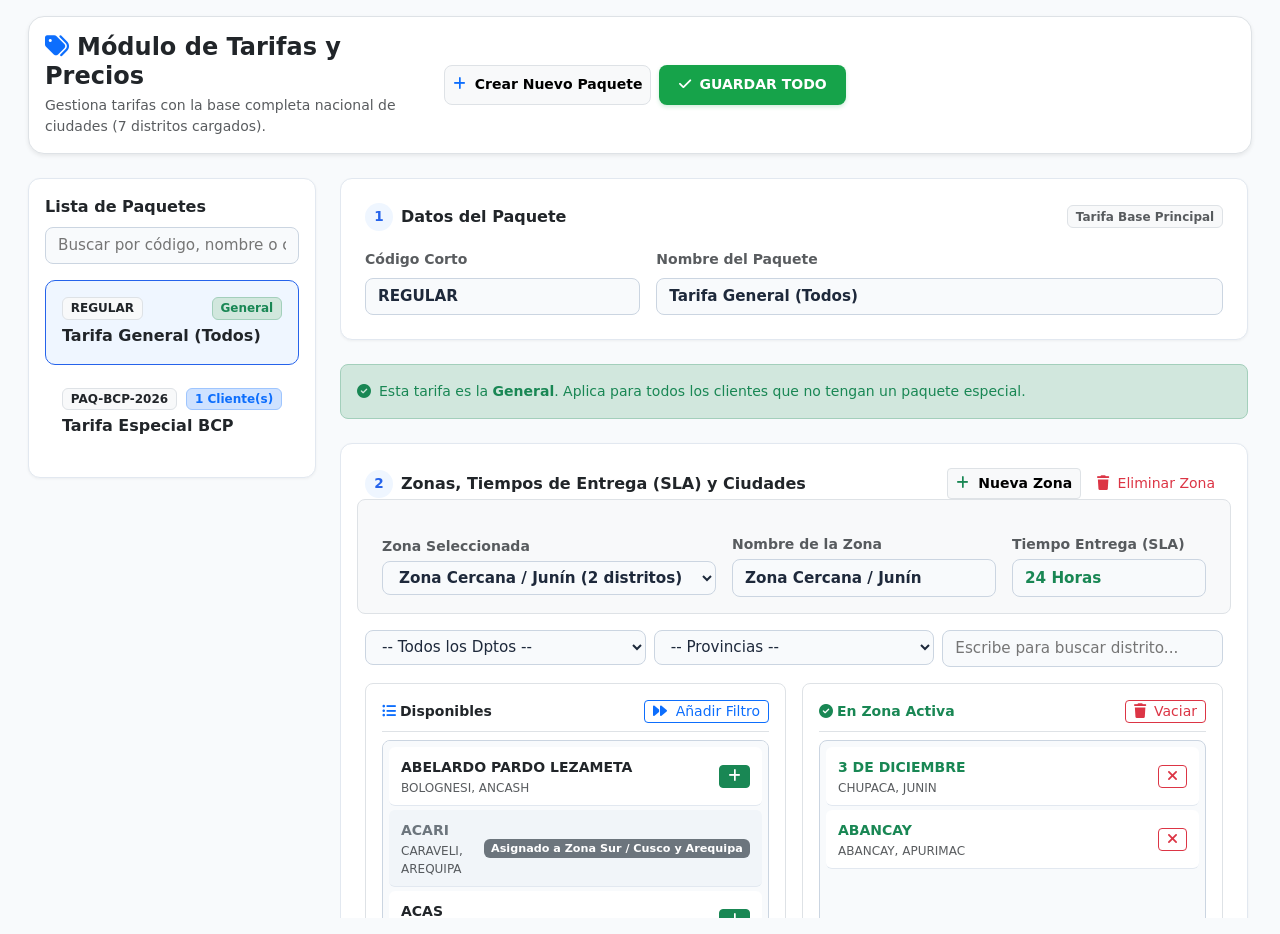
<file: nuevoindex4.html>
<!DOCTYPE html>
<html lang="es">
<head>
    <meta charset="UTF-8">
    <meta name="viewport" content="width=device-width, initial-scale=1.0">
    <title>Módulo de Tarifas - Courier</title>
    
    <!-- Bootstrap 5 CSS -->
    <link rel="stylesheet" href="https://cdn.jsdelivr.net/npm/bootstrap@5.3.0/dist/css/bootstrap.min.css">
    <!-- FontAwesome Iconos -->
    <link rel="stylesheet" href="https://cdnjs.cloudflare.com/ajax/libs/font-awesome/6.4.0/css/all.min.css">
    
    <style>
        :root {
            --bg-principal: #f8fafc;
            --color-card: #ffffff;
            --color-borde: #e2e8f0;
            --texto-principal: #1e293b;
            --texto-secundario: #64748b;
            --primary-accent: #2563eb;
            --primary-soft: #eff6ff;
            --success-accent: #16a34a;
            --danger-accent: #dc2626;
        }

        body {
            background-color: var(--bg-principal);
            color: var(--texto-principal);
            font-family: system-ui, -apple-system, "Segoe UI", Roboto, sans-serif;
        }

        .card-minimal {
            background: var(--color-card);
            border: 1px solid var(--color-borde);
            border-radius: 12px;
            box-shadow: 0 1px 3px rgba(0,0,0,0.05);
            transition: all 0.2s ease;
        }

        .btn-minimal-success {
            background-color: var(--success-accent);
            color: #fff;
            font-weight: 700;
            border-radius: 8px;
            padding: 0.6rem 1.2rem;
            border: none;
            box-shadow: 0 2px 4px rgba(22, 163, 74, 0.2);
        }
        .btn-minimal-success:hover {
            background-color: #15803d;
            color: #fff;
        }

        .scrollable-panel {
            max-height: calc(100vh - 160px);
            overflow-y: auto;
        }
        .scrollable-panel::-webkit-scrollbar, .custom-scroll::-webkit-scrollbar, .box-ciudades::-webkit-scrollbar {
            width: 6px;
        }
        .scrollable-panel::-webkit-scrollbar-thumb, .custom-scroll::-webkit-scrollbar-thumb, .box-ciudades::-webkit-scrollbar-thumb {
            background-color: #cbd5e1;
            border-radius: 10px;
        }

        .item-paquete {
            border: 1px solid transparent;
            border-radius: 10px;
            margin-bottom: 6px;
            cursor: pointer;
            transition: all 0.15s ease;
        }
        .item-paquete:hover {
            background-color: var(--primary-soft);
        }
        .item-paquete.activo {
            background-color: var(--primary-soft);
            border-color: var(--primary-accent);
        }

        .input-easy {
            background-color: #f8fafc;
            border: 1px solid #cbd5e1;
            border-radius: 8px;
            padding: 0.4rem 0.75rem;
            font-size: 0.95rem;
            color: var(--texto-principal);
        }
        .input-easy:focus {
            background-color: #ffffff;
            border-color: var(--primary-accent);
            outline: none;
            box-shadow: 0 0 0 3px rgba(37, 99, 235, 0.15);
        }

        .paso-numero {
            width: 28px;
            height: 28px;
            background-color: var(--primary-soft);
            color: var(--primary-accent);
            border-radius: 50%;
            display: inline-flex;
            align-items: center;
            justify-content: center;
            font-weight: 700;
            font-size: 0.85rem;
        }

        .box-ciudades {
            height: 300px;
            overflow-y: auto;
            background-color: #f8fafc;
            border: 1px solid #cbd5e1;
            border-radius: 8px;
            padding: 6px;
        }

        .item-ciudad {
            padding: 8px 12px;
            border-bottom: 1px solid #e2e8f0;
            display: flex;
            align-items: center;
            justify-content: space-between;
            background-color: #ffffff;
            border-radius: 6px;
            margin-bottom: 4px;
        }

        .item-ciudad:last-child {
            margin-bottom: 0;
        }

        .item-bloqueado {
            background-color: #f1f5f9;
        }
    </style>
</head>
<body class="p-3">

    <!-- CONTENEDOR PRINCIPAL -->
    <div id="dynamic-content"></div>

    <!-- MODAL DE SELECCIÓN DE CLIENTES -->
    <div class="modal fade" id="modalClientes" tabindex="-1" aria-hidden="true">
        <div class="modal-dialog modal-dialog-scrollable modal-lg">
            <div class="modal-content border-0 rounded-4 shadow">
                <div class="modal-header border-0 pb-0">
                    <h5 class="modal-title fw-bold fs-5 text-dark"><i class="fa-solid fa-users text-primary me-2"></i>Elegir Clientes para este Tarifario</h5>
                    <button type="button" class="btn-close" data-bs-dismiss="modal" aria-label="Close"></button>
                </div>
                <div class="modal-body p-4">
                    <p class="text-muted small mb-3">Busca la empresa o persona por DNI, RUC o Nombre y presiona el botón verde para asignarlo a este paquete.</p>
                    <div class="input-group mb-3">
                        <span class="input-group-text bg-light border-end-0"><i class="fa-solid fa-magnifying-glass text-muted"></i></span>
                        <input type="text" class="form-control bg-light border-start-0" id="txtBuscarClienteModal" placeholder="Buscar por DNI, RUC o Razón Social..." onkeyup="filtrarClientesModal()">
                    </div>
                    <div class="list-group custom-scroll" id="listaClientesModalContainer" style="max-height: 320px; overflow-y: auto;"></div>
                </div>
                <div class="modal-footer border-0">
                    <button type="button" class="btn btn-primary rounded-3 px-4 fw-bold" data-bs-dismiss="modal">Listo</button>
                </div>
            </div>
        </div>
    </div>

    <!-- Bootstrap 5 JS -->
    <script src="https://cdn.jsdelivr.net/npm/bootstrap@5.3.0/dist/js/bootstrap.bundle.min.js"></script>

    <script>
        const API_TARIFAS_URL = 'http://localhost:5211/api/tarifas';
        const API_CLIENTES_URL = 'http://localhost:5211/api/clientes';
        const API_CIUDADES_URL = 'http://localhost:5211/api/ciudades';

        const CATALOGO_SERVICIOS = [
            { codigo: 'REG', nombre: 'Servicio Regular / Documentos' },
            { codigo: 'PAQ', nombre: 'Paquetería / Cajas' },
            { codigo: 'CAR', nombre: 'Cargo Adjunto / Trámites' },
            { codigo: 'EXP', nombre: 'Servicio Express / Urgente' },
            { codigo: 'MOT', nombre: 'Mensajería Local Motorizado' }
        ];

        let paquetesBD = [];
        let clientesBD = [];
        let ciudadesBD = [];
        let paqueteSeleccionadoId = null;
        let zonaActivaId = null;
        let bsModalClientes = null;

        async function cargarDatosTarifas() {
            try {
                const [resTarifas, resClientes, resCiudades] = await Promise.all([
                    fetch(API_TARIFAS_URL),
                    fetch(API_CLIENTES_URL),
                    fetch(API_CIUDADES_URL)
                ]);

                if (resTarifas.ok) {
                    const dataAPI = await resTarifas.json();
                    paquetesBD = sanitizarPaquetesAPI(dataAPI);
                } else {
                    cargarTarifasFicticias();
                }

                if (resClientes.ok) clientesBD = await resClientes.json();
                else cargarClientesFicticios();

                if (resCiudades.ok) {
                    ciudadesBD = await resCiudades.json();
                } else {
                    cargarCiudadesFicticias();
                }

            } catch (error) {
                console.error("Error cargando API, usando fallbacks local:", error);
                cargarTarifasFicticias();
                cargarClientesFicticios();
                cargarCiudadesFicticias();
            }

            if (!paqueteSeleccionadoId && paquetesBD.length > 0) {
                paqueteSeleccionadoId = paquetesBD[0].id;
                zonaActivaId = paquetesBD[0].zonas?.[0]?.id || null;
            }
        }

        // Sanitiza los datos de C# para asegurar que siempre tengan los arreglos requeridos por el frontend
        function sanitizarPaquetesAPI(data) {
            if (!Array.isArray(data)) return [];

            return data.map((p, idx) => {
                const id = p.id || p.Id || `PAQ-${idx + 1}`;
                const nombre = p.nombre || p.Nombre || 'Paquete Sin Nombre';
                const tipo = p.tipo || p.Tipo || 'REGULAR';
                const esRegular = tipo.toUpperCase() === 'REGULAR' || id === 'PAQ-001' || id === 'PAQ-REGULAR';

                let clientesIds = p.clientesIds || p.ClientesIds || [];
                let zonas = p.zonas || p.Zonas || [];

                zonas = zonas.map((z, zIdx) => {
                    const zId = z.id || z.Id || `ZON-${zIdx + 1}`;
                    const zNombre = z.nombre || z.Nombre || 'Zona Sin Nombre';
                    const zSla = z.sla || z.Sla || '24 Horas';
                    const distritosIds = z.distritosIds || z.DistritosIds || z.distritos || [];

                    // Si C# enviaba sobreBase/cajaBase planos, se transforman en la lista de servicios por zona
                    let servicios = z.servicios || z.Servicios;
                    if (!servicios || !Array.isArray(servicios)) {
                        const sobreBase = p.sobreBase || p.SobreBase || 10.00;
                        const sobreExceso = p.sobreExceso || p.SobreExceso || 2.00;
                        const cajaBase = p.cajaBase || p.CajaBase || 13.00;
                        const cajaExceso = p.cajaExceso || p.CajaExceso || 5.00;

                        servicios = [
                            { codigo: 'REG', nombre: 'Servicio Regular / Documentos', precioBase: sobreBase, precioExceso: sobreExceso },
                            { codigo: 'PAQ', nombre: 'Paquetería / Cajas', precioBase: cajaBase, precioExceso: cajaExceso }
                        ];
                    }

                    return {
                        id: zId,
                        nombre: zNombre,
                        sla: zSla,
                        distritosIds: distritosIds.map(String),
                        servicios: servicios
                    };
                });

                return {
                    id: String(id),
                    codigo: p.codigo || p.Codigo || id,
                    nombre: nombre,
                    esRegular: esRegular,
                    clientesIds: clientesIds,
                    zonas: zonas
                };
            });
        }

        function cargarTarifasFicticias() {
            paquetesBD = [
                {
                    id: 'PAQ-REGULAR',
                    codigo: 'REGULAR',
                    nombre: 'Tarifa General (Todos)',
                    esRegular: true,
                    clientesIds: [],
                    zonas: [
                        { 
                            id: 'ZON-001', 
                            nombre: 'Zona Cercana / Junín', 
                            sla: '24 Horas', 
                            distritosIds: ['1', '2'],
                            servicios: [
                                { codigo: 'REG', nombre: 'Servicio Regular / Documentos', precioBase: 8.00, precioExceso: 1.50 },
                                { codigo: 'PAQ', nombre: 'Paquetería / Cajas', precioBase: 10.00, precioExceso: 3.00 },
                                { codigo: 'CAR', nombre: 'Cargo Adjunto / Trámites', precioBase: 4.00, precioExceso: 1.00 }
                            ]
                        },
                        { 
                            id: 'ZON-002', 
                            nombre: 'Zona Sur / Cusco y Arequipa', 
                            sla: '48 Horas', 
                            distritosIds: ['4', '6'],
                            servicios: [
                                { codigo: 'REG', nombre: 'Servicio Regular / Documentos', precioBase: 15.00, precioExceso: 3.50 },
                                { codigo: 'PAQ', nombre: 'Paquetería / Cajas', precioBase: 20.00, precioExceso: 6.00 },
                                { codigo: 'CAR', nombre: 'Cargo Adjunto / Trámites', precioBase: 7.00, precioExceso: 2.00 }
                            ]
                        }
                    ]
                },
                {
                    id: 'PAQ-BCP',
                    codigo: 'PAQ-BCP-2026',
                    nombre: 'Tarifa Especial BCP',
                    esRegular: false,
                    clientesIds: ['CLI-101'],
                    zonas: [
                        { 
                            id: 'ZON-101', 
                            nombre: 'Zona Corredor Financiero', 
                            sla: '12 Horas', 
                            distritosIds: ['1', '5'],
                            servicios: [
                                { codigo: 'REG', nombre: 'Servicio Regular / Documentos', precioBase: 6.50, precioExceso: 1.00 },
                                { codigo: 'PAQ', nombre: 'Paquetería / Cajas', precioBase: 8.50, precioExceso: 2.50 }
                            ]
                        }
                    ]
                }
            ];
            paqueteSeleccionadoId = paquetesBD[0].id;
            zonaActivaId = paquetesBD[0].zonas[0]?.id || null;
        }

        function cargarClientesFicticios() {
            clientesBD = [
                { id: 'CLI-101', tipoDocumento: 'RUC', numeroDocumento: '20100047218', nombreRazonSocial: 'BANCO DE CREDITO DEL PERU', ruc: '20100047218' },
                { id: 'CLI-102', tipoDocumento: 'RUC', numeroDocumento: '20319363221', nombreRazonSocial: 'UNIVERSIDAD CONTINENTAL', ruc: '20319363221' },
                { id: 'CLI-103', tipoDocumento: 'RUC', numeroDocumento: '20129778842', nombreRazonSocial: 'CAJA MUNICIPAL HUANCAYO', ruc: '20129778842' },
                { id: 'CLI-104', tipoDocumento: 'RUC', numeroDocumento: '20146820593', nombreRazonSocial: 'MUNICIPALIDAD DE HUANCAYO', ruc: '20146820593' },
                { id: 'CLI-105', tipoDocumento: 'DNI', numeroDocumento: '44556677', nombreRazonSocial: 'JUAN PEREZ GUTIERREZ', ruc: '44556677' }
            ];
        }

        function cargarCiudadesFicticias() {
            ciudadesBD = [
                { id: "1", distrito: "3 DE DICIEMBRE", provincia: "CHUPACA", departamento: "JUNIN" },
                { id: "2", distrito: "ABANCAY", provincia: "ABANCAY", departamento: "APURIMAC" },
                { id: "3", distrito: "ABELARDO PARDO LEZAMETA", provincia: "BOLOGNESI", departamento: "ANCASH" },
                { id: "4", distrito: "ACARI", provincia: "CARAVELI", departamento: "AREQUIPA" },
                { id: "5", distrito: "ACAS", provincia: "OCROS", departamento: "ANCASH" },
                { id: "6", distrito: "ACCHA", provincia: "PARURO", departamento: "CUSCO" },
                { id: "7", distrito: "ACOLLA", provincia: "JAUJA", departamento: "JUNIN" }
            ];
        }

        async function renderTarifas() {
            const contenedor = document.getElementById('dynamic-content');
            if (!contenedor) return;

            await cargarDatosTarifas();

            contenedor.innerHTML = `
                <div class="container-fluid max-width-xl">
                    <div class="d-flex flex-column flex-md-row justify-content-between align-items-start align-items-md-center bg-white p-3 rounded-4 border mb-4 shadow-sm gap-3">
                        <div>
                            <h4 class="fw-bold mb-1 text-dark">
                                <i class="fa-solid fa-tags text-primary me-2"></i>Módulo de Tarifas y Precios
                            </h4>
                            <p class="text-muted small mb-0">Gestiona tarifas con la base completa nacional de ciudades (${ciudadesBD.length} distritos cargados).</p>
                        </div>
                        <div class="d-flex gap-2 w-100 w-md-auto">
                            <button class="btn btn-light border fw-semibold rounded-3 btn-sm" onclick="crearNuevoPaquete()">
                                <i class="fa-solid fa-plus text-primary me-1"></i> Crear Nuevo Paquete
                            </button>
                            <button class="btn btn-minimal-success fw-bold text-white btn-sm" onclick="guardarTodoElModulo()">
                                <i class="fa-solid fa-check me-1"></i> GUARDAR TODO
                            </button>
                        </div>
                    </div>

                    <div class="row g-4">
                        <div class="col-lg-4 col-xl-3">
                            <div class="card-minimal p-3">
                                <label class="form-label fw-bold text-dark mb-2">Lista de Paquetes</label>
                                <div class="mb-3">
                                    <input type="text" class="input-easy w-100" id="txtBuscarPaquete" placeholder="Buscar por código, nombre o cliente..." onkeyup="filtrarPaquetes()">
                                </div>
                                <div class="scrollable-panel" id="listaPaquetesContainer"></div>
                            </div>
                        </div>

                        <div class="col-lg-8 col-xl-9">
                            <div class="scrollable-panel pe-1" id="detallePaqueteContainer"></div>
                        </div>
                    </div>
                </div>
            `;

            bsModalClientes = new bootstrap.Modal(document.getElementById('modalClientes'));
            renderListaPaquetes();
            renderDetallePaquete();
        }

        function renderListaPaquetes() {
            const container = document.getElementById('listaPaquetesContainer');
            if (!container) return;

            const filtro = (document.getElementById('txtBuscarPaquete')?.value || '').toLowerCase();
            let html = '';

            const paquetesFiltrados = paquetesBD.filter(p => {
                const pNombre = (p.nombre || '').toLowerCase();
                const pCodigo = (p.codigo || '').toLowerCase();
                const coincidePaquete = pNombre.includes(filtro) || pCodigo.includes(filtro);
                
                const clientesArr = p.clientesIds || [];
                const coincideCliente = clientesArr.some(cliId => {
                    const cli = clientesBD.find(c => c.id === cliId);
                    if (!cli) return false;
                    const numDoc = (cli.numeroDocumento || cli.ruc || '').toLowerCase();
                    const razonSocial = (cli.nombreRazonSocial || '').toLowerCase();
                    return numDoc.includes(filtro) || razonSocial.includes(filtro);
                });

                return coincidePaquete || coincideCliente;
            });

            if (paquetesFiltrados.length === 0) {
                container.innerHTML = `<div class="p-3 text-muted text-center small">No hay paquetes que coincidan.</div>`;
                return;
            }

            paquetesFiltrados.forEach(p => {
                const esActivo = p.id === paqueteSeleccionadoId ? 'activo' : '';
                const totalClientes = (p.clientesIds || []).length;
                const tipoTexto = p.esRegular ? 'General' : `${totalClientes} Cliente(s)`;

                html += `
                    <div class="item-paquete ${esActivo} p-3" onclick="seleccionarPaquete('${p.id}')">
                        <div class="d-flex justify-content-between align-items-center mb-1">
                            <span class="badge bg-light text-dark border fw-bold">${p.codigo || p.id}</span>
                            <span class="badge ${p.esRegular ? 'bg-success-subtle text-success border border-success-subtle' : 'bg-primary-subtle text-primary border border-primary-subtle'}">${tipoTexto}</span>
                        </div>
                        <div class="fw-bold text-dark fs-6">${p.nombre}</div>
                    </div>
                `;
            });

            container.innerHTML = html;
        }

        function filtrarPaquetes() {
            renderListaPaquetes();
        }

        window.seleccionarPaquete = function(id) {
            paqueteSeleccionadoId = id;
            const paq = paquetesBD.find(p => p.id === paqueteSeleccionadoId);
            zonaActivaId = paq && paq.zonas?.length > 0 ? paq.zonas[0].id : null;
            renderListaPaquetes();
            renderDetallePaquete();
        };

        function renderDetallePaquete() {
            const container = document.getElementById('detallePaqueteContainer');
            const paq = paquetesBD.find(p => p.id === paqueteSeleccionadoId);

            if (!paq || !container) {
                container.innerHTML = `<div class="p-4 text-center text-muted card-minimal">Selecciona un paquete para comenzar.</div>`;
                return;
            }

            const zonasArr = paq.zonas || [];
            const zonaActual = zonasArr.find(z => z.id === zonaActivaId);

            container.innerHTML = `
                <div class="card-minimal p-4 mb-4">
                    <div class="d-flex justify-content-between align-items-center mb-3">
                        <div class="d-flex align-items-center gap-2">
                            <span class="paso-numero">1</span>
                            <h6 class="fw-bold text-dark mb-0">Datos del Paquete</h6>
                        </div>
                        ${!paq.esRegular ? `
                            <button class="btn btn-outline-danger btn-sm border-0" onclick="eliminarPaquete('${paq.id}')">
                                <i class="fa-solid fa-trash me-1"></i> Borrar Paquete
                            </button>
                        ` : '<span class="badge bg-light text-muted border">Tarifa Base Principal</span>'}
                    </div>

                    <div class="row g-3">
                        <div class="col-md-4">
                            <label class="form-label small fw-bold text-muted">Código Corto</label>
                            <input type="text" class="input-easy w-100 fw-bold" id="txtPaqCodigo" value="${paq.codigo || paq.id}">
                        </div>
                        <div class="col-md-8">
                            <label class="form-label small fw-bold text-muted">Nombre del Paquete</label>
                            <input type="text" class="input-easy w-100 fw-bold" id="txtPaqNombre" value="${paq.nombre}">
                        </div>
                    </div>
                </div>

                ${!paq.esRegular ? `
                    <div class="card-minimal p-4 mb-4">
                        <div class="d-flex justify-content-between align-items-center mb-3">
                            <div class="d-flex align-items-center gap-2">
                                <span class="paso-numero">2</span>
                                <h6 class="fw-bold text-dark mb-0">Clientes con esta tarifa (${(paq.clientesIds || []).length})</h6>
                            </div>
                            <button class="btn btn-light border fw-semibold btn-sm" onclick="abrirModalClientes()">
                                <i class="fa-solid fa-user-plus text-primary me-1"></i> Asignar Cliente
                            </button>
                        </div>
                        <div class="d-flex flex-wrap gap-2">
                            ${renderClientesChips(paq.clientesIds || [])}
                        </div>
                    </div>
                ` : `
                    <div class="p-3 mb-4 rounded-3 bg-success-subtle border border-success-subtle text-success small">
                        <i class="fa-solid fa-circle-check me-2"></i>Esta tarifa es la <strong>General</strong>. Aplica para todos los clientes que no tengan un paquete especial.
                    </div>
                `}

                <div class="card-minimal p-4 mb-4">
                    <div class="d-flex justify-content-between align-items-center mb-3">
                        <div class="d-flex align-items-center gap-2">
                            <span class="paso-numero">${paq.esRegular ? '2' : '3'}</span>
                            <h6 class="fw-bold text-dark mb-0">Zonas, Tiempos de Entrega (SLA) y Ciudades</h6>
                        </div>
                        <div class="d-flex gap-2">
                            <button class="btn btn-light border fw-semibold btn-sm" onclick="crearNuevaZona()">
                                <i class="fa-solid fa-plus text-success me-1"></i> Nueva Zona
                            </button>
                            <button class="btn btn-outline-danger btn-sm border-0" onclick="eliminarZonaActiva()">
                                <i class="fa-solid fa-trash me-1"></i> Eliminar Zona
                            </button>
                        </div>
                    </div>

                    <div class="row g-3 align-items-center mb-3 p-3 bg-light rounded-3 border">
                        <div class="col-md-5">
                            <label class="form-label small fw-bold text-muted mb-1">Zona Seleccionada</label>
                            <select id="cboZonas" class="input-easy w-100 fw-bold" onchange="cambiarZonaActiva()"></select>
                        </div>
                        <div class="col-md-4">
                            <label class="form-label small fw-bold text-muted mb-1">Nombre de la Zona</label>
                            <input type="text" class="input-easy w-100 fw-bold" id="txtNombreZona" onkeyup="actualizarNombreZona()">
                        </div>
                        <div class="col-md-3">
                            <label class="form-label small fw-bold text-muted mb-1">Tiempo Entrega (SLA)</label>
                            <input type="text" class="input-easy w-100 text-success fw-bold" id="txtSlaZona" placeholder="Ej: 24 Horas" onkeyup="actualizarSlaZona()">
                        </div>
                    </div>

                    <div class="row g-2 mb-3">
                        <div class="col-md-4">
                            <select id="cboDepartamento" class="input-easy w-100" onchange="cargarProvincias()"></select>
                        </div>
                        <div class="col-md-4">
                            <select id="cboProvincia" class="input-easy w-100" onchange="refrescarListasDualBox()"></select>
                        </div>
                        <div class="col-md-4">
                            <input type="text" id="txtBuscarCiudad" class="input-easy w-100" placeholder="Escribe para buscar distrito..." onkeyup="refrescarListasDualBox()">
                        </div>
                    </div>

                    <div class="row g-3">
                        <div class="col-md-6">
                            <div class="p-3 border rounded-3 bg-white">
                                <div class="d-flex justify-content-between align-items-center mb-2 pb-2 border-bottom">
                                    <span class="fw-bold small text-dark"><i class="fa-solid fa-list-ul text-primary me-1"></i>Disponibles</span>
                                    <button class="btn btn-sm btn-outline-primary py-0" onclick="agregarTodasLasVisibles()">
                                        <i class="fa-solid fa-forward me-1"></i> Añadir Filtro
                                    </button>
                                </div>
                                <div class="box-ciudades" id="boxDisponibles"></div>
                            </div>
                        </div>

                        <div class="col-md-6">
                            <div class="p-3 border rounded-3 bg-white">
                                <div class="d-flex justify-content-between align-items-center mb-2 pb-2 border-bottom">
                                    <span class="fw-bold small text-success"><i class="fa-solid fa-circle-check me-1"></i>En Zona Activa</span>
                                    <button class="btn btn-sm btn-outline-danger py-0" onclick="vaciarZonaActiva()">
                                        <i class="fa-solid fa-trash me-1"></i> Vaciar
                                    </button>
                                </div>
                                <div class="box-ciudades" id="boxAsignados"></div>
                            </div>
                        </div>
                    </div>
                </div>

                <div class="card-minimal p-4 mb-4">
                    <div class="d-flex justify-content-between align-items-center mb-3">
                        <div class="d-flex align-items-center gap-2">
                            <span class="paso-numero">${paq.esRegular ? '3' : '4'}</span>
                            <h6 class="fw-bold text-dark mb-0">Precios por Servicio en: <span class="text-primary fw-bold" id="lblNombreZonaServicios">${zonaActual ? zonaActual.nombre : 'Sin Zona'}</span></h6>
                        </div>
                        <div class="d-flex gap-2">
                            <button class="btn btn-light border fw-semibold btn-sm" onclick="agregarServicioCatCat()"><i class="fa-solid fa-list text-primary me-1"></i> Catálogo</button>
                            <button class="btn btn-primary fw-semibold btn-sm" onclick="crearNuevoServicioPersonalizado()"><i class="fa-solid fa-plus me-1"></i> Crear Nuevo Servicio</button>
                        </div>
                    </div>

                    <div class="table-responsive">
                        <table class="table table-borderless align-middle mb-0" id="tablaServicios">
                            <thead>
                                <tr class="text-muted small border-bottom">
                                    <th style="width: 100px;">Código</th>
                                    <th>Servicio</th>
                                    <th style="width: 140px;">Precio Base (S/)</th>
                                    <th style="width: 160px;">Kilo Adicional (S/)</th>
                                    <th style="width: 50px;" class="text-center"></th>
                                </tr>
                            </thead>
                            <tbody>
                                ${zonaActual ? renderFilasServicios(zonaActual.servicios || []) : '<tr><td colspan="5" class="text-center text-muted p-3 small">Crea una zona para configurar sus precios.</td></tr>'}
                            </tbody>
                        </table>
                    </div>
                </div>
            `;

            renderizarComboZonas();
            cargarDepartamentos();
            refrescarListasDualBox();
        }

        function renderClientesChips(clientesIds) {
            if (!clientesIds || clientesIds.length === 0) {
                return `<span class="text-muted small">No hay clientes agregados todavía. Presiona "Asignar Cliente".</span>`;
            }

            return clientesIds.map(cliId => {
                const cli = clientesBD.find(c => c.id === cliId);
                const nombre = cli ? `${cli.nombreRazonSocial}` : cliId;

                return `
                    <span class="badge bg-light text-dark border p-2 d-flex align-items-center gap-2 rounded-3">
                        <i class="fa-solid fa-building text-secondary"></i> ${nombre}
                        <i class="fa-solid fa-xmark text-danger ms-1 cursor-pointer" title="Quitar" onclick="desvincularCliente('${cliId}')"></i>
                    </span>
                `;
            }).join('');
        }

        function renderFilasServicios(servicios) {
            if (!servicios || servicios.length === 0) {
                return `<tr><td colspan="5" class="text-center text-muted p-3 small">No hay precios de servicio configurados para esta zona.</td></tr>`;
            }

            return servicios.map((s, index) => `
                <tr data-srv-index="${index}">
                    <td><span class="badge bg-light text-dark border fw-bold">${s.codigo}</span></td>
                    <td><input type="text" class="input-easy w-100" value="${s.nombre}"></td>
                    <td><input type="number" step="0.50" class="input-easy w-100 fw-bold text-primary input-srv-base" value="${s.precioBase}"></td>
                    <td><input type="number" step="0.50" class="input-easy w-100 fw-bold text-dark input-srv-exceso" value="${s.precioExceso}"></td>
                    <td class="text-center">
                        <button class="btn btn-sm text-danger border-0" onclick="eliminarServicioDeZona(${index})"><i class="fa-solid fa-trash"></i></button>
                    </td>
                </tr>
            `).join('');
        }

        function renderizarComboZonas() {
            const paq = paquetesBD.find(p => p.id === paqueteSeleccionadoId);
            const cbo = document.getElementById('cboZonas');
            if (!cbo || !paq) return;

            const zonasArr = paq.zonas || [];

            if (zonasArr.length === 0) {
                cbo.innerHTML = '<option value="">(Sin zonas)</option>';
                if (document.getElementById('txtNombreZona')) document.getElementById('txtNombreZona').value = '';
                if (document.getElementById('txtSlaZona')) document.getElementById('txtSlaZona').value = '';
                return;
            }

            if (!zonaActivaId || !zonasArr.some(z => z.id === zonaActivaId)) {
                zonaActivaId = zonasArr[0].id;
            }

            cbo.innerHTML = zonasArr.map(z => {
                const totalUbigeos = (z.distritosIds || z.distritos) ? (z.distritosIds || z.distritos).length : 0;
                return `<option value="${z.id}" ${z.id === zonaActivaId ? 'selected' : ''}>${z.nombre} (${totalUbigeos} distritos)</option>`;
            }).join('');

            const zActual = zonasArr.find(z => z.id === zonaActivaId);
            if (zActual) {
                const txtN = document.getElementById('txtNombreZona');
                const txtS = document.getElementById('txtSlaZona');
                const lblZ = document.getElementById('lblNombreZonaServicios');

                if (txtN) txtN.value = zActual.nombre;
                if (txtS) txtS.value = zActual.sla || '24 Horas';
                if (lblZ) lblZ.textContent = zActual.nombre;
            }
        }

        window.cambiarZonaActiva = function() {
            sincronizarEdicionesDesdeDOM();

            const cboVal = document.getElementById('cboZonas')?.value;
            if (cboVal) zonaActivaId = cboVal;

            renderDetallePaquete();
        };

        window.crearNuevaZona = function() {
            const paq = paquetesBD.find(p => p.id === paqueteSeleccionadoId);
            if (!paq) return;

            sincronizarEdicionesDesdeDOM();

            const nombre = prompt('Nombre de la nueva Zona (Ej: Zona Selva / Chanchamayo):');
            if (!nombre) return;

            if (!paq.zonas) paq.zonas = [];

            const nuevaZona = {
                id: `ZON-${Date.now()}`,
                nombre: nombre,
                sla: '24 Horas',
                distritosIds: [],
                servicios: [
                    { codigo: 'REG', nombre: 'Servicio Regular / Documentos', precioBase: 10.00, precioExceso: 2.00 },
                    { codigo: 'PAQ', nombre: 'Paquetería / Cajas', precioBase: 13.00, precioExceso: 5.00 }
                ]
            };

            paq.zonas.push(nuevaZona);
            zonaActivaId = nuevaZona.id;

            renderDetallePaquete();
        };

        window.actualizarNombreZona = function() {
            const paq = paquetesBD.find(p => p.id === paqueteSeleccionadoId);
            const zActual = paq?.zonas?.find(z => z.id === zonaActivaId);
            const nuevo = document.getElementById('txtNombreZona')?.value;
            if (zActual && nuevo) {
                zActual.nombre = nuevo;
                const lblZ = document.getElementById('lblNombreZonaServicios');
                if (lblZ) lblZ.textContent = nuevo;
                renderizarComboZonas();
            }
        };

        window.actualizarSlaZona = function() {
            const paq = paquetesBD.find(p => p.id === paqueteSeleccionadoId);
            const zActual = paq?.zonas?.find(z => z.id === zonaActivaId);
            if (zActual) {
                zActual.sla = document.getElementById('txtSlaZona')?.value;
            }
        };

        window.eliminarZonaActiva = function() {
            const paq = paquetesBD.find(p => p.id === paqueteSeleccionadoId);
            if (!paq || !paq.zonas) return;

            if (paq.zonas.length <= 1) {
                alert('Debe existir al menos una zona de cobertura en el paquete.');
                return;
            }

            if (confirm('¿Eliminar la zona seleccionada? Sus distritos y precios configurados se eliminarán.')) {
                sincronizarEdicionesDesdeDOM();
                paq.zonas = paq.zonas.filter(z => z.id !== zonaActivaId);
                zonaActivaId = paq.zonas[0].id;
                renderDetallePaquete();
            }
        };

        function cargarDepartamentos() {
            const deps = [...new Set(ciudadesBD.map(c => c.departamento).filter(Boolean))].sort();
            const cbo = document.getElementById('cboDepartamento');
            if (!cbo) return;

            cbo.innerHTML = '<option value="">-- Todos los Dptos --</option>' + 
                deps.map(d => `<option value="${d}">${d}</option>`).join('');
            
            cargarProvincias();
        }

        window.cargarProvincias = function() {
            const dep = document.getElementById('cboDepartamento')?.value;
            const cbo = document.getElementById('cboProvincia');
            if (!cbo) return;

            if (!dep) {
                cbo.innerHTML = '<option value="">-- Provincias --</option>';
            } else {
                const provs = [...new Set(ciudadesBD.filter(c => c.departamento === dep).map(c => c.provincia).filter(Boolean))].sort();
                cbo.innerHTML = '<option value="">-- Provincias --</option>' + 
                    provs.map(p => `<option value="${p}">${p}</option>`).join('');
            }

            refrescarListasDualBox();
        };

        function refrescarListasDualBox() {
            const paq = paquetesBD.find(p => p.id === paqueteSeleccionadoId);
            if (!paq) return;

            const zonasArr = paq.zonas || [];
            const zonaActual = zonasArr.find(z => z.id === zonaActivaId);
            if (!zonaActual) return;

            if (!zonaActual.distritosIds) zonaActual.distritosIds = zonaActual.distritos || [];
            
            const idsZonaActualSet = new Set(zonaActual.distritosIds.map(String));

            const ocupadasEnOtrasZonas = {};
            zonasArr.forEach(z => {
                if (z.id !== zonaActivaId) {
                    const arr = z.distritosIds || z.distritos || [];
                    arr.forEach(id => ocupadasEnOtrasZonas[String(id)] = z.nombre);
                }
            });

            const depSel = document.getElementById('cboDepartamento')?.value || '';
            const provSel = document.getElementById('cboProvincia')?.value || '';
            const txtBuscar = document.getElementById('txtBuscarCiudad')?.value.toLowerCase().trim() || '';

            let ciudadesFiltradas = ciudadesBD;

            if (txtBuscar) {
                ciudadesFiltradas = ciudadesFiltradas.filter(c => 
                    (c.distrito && c.distrito.toLowerCase().includes(txtBuscar)) ||
                    (c.provincia && c.provincia.toLowerCase().includes(txtBuscar)) ||
                    (c.departamento && c.departamento.toLowerCase().includes(txtBuscar)) ||
                    (c.id && String(c.id).includes(txtBuscar))
                );
            } else {
                if (depSel) ciudadesFiltradas = ciudadesFiltradas.filter(c => c.departamento === depSel);
                if (provSel) ciudadesFiltradas = ciudadesFiltradas.filter(c => c.provincia === provSel);
            }

            const boxDisp = document.getElementById('boxDisponibles');
            if (boxDisp) {
                let htmlDisp = '';
                const listaDisp = ciudadesFiltradas.filter(c => !idsZonaActualSet.has(String(c.id)));
                
                const limiteMostrado = (!txtBuscar && !depSel && !provSel) ? 150 : listaDisp.length;
                const itemsAMostrar = listaDisp.slice(0, limiteMostrado);

                if (listaDisp.length === 0) {
                    htmlDisp = '<div class="p-3 text-center text-muted small">No hay distritos disponibles.</div>';
                } else {
                    if (listaDisp.length > limiteMostrado) {
                        htmlDisp += `<div class="p-2 text-primary small bg-light rounded text-center mb-2">Mostrando los primeros ${limiteMostrado} distritos de ${listaDisp.length}. Usa los filtros para afinar la búsqueda.</div>`;
                    }

                    itemsAMostrar.forEach(c => {
                        const idStr = String(c.id);
                        const perteneceOtra = ocupadasEnOtrasZonas[idStr];

                        if (perteneceOtra) {
                            htmlDisp += `
                                <div class="item-ciudad item-bloqueado">
                                    <div>
                                        <strong class="text-secondary small">${c.distrito}</strong>
                                        <small class="text-muted d-block" style="font-size:0.75rem">${c.provincia}, ${c.departamento}</small>
                                    </div>
                                    <span class="badge bg-secondary" style="font-size:0.7rem">Asignado a ${perteneceOtra}</span>
                                </div>
                            `;
                        } else {
                            htmlDisp += `
                                <div class="item-ciudad">
                                    <div>
                                        <strong class="text-dark small">${c.distrito}</strong>
                                        <small class="text-muted d-block" style="font-size:0.75rem">${c.provincia}, ${c.departamento}</small>
                                    </div>
                                    <button class="btn btn-sm btn-success py-0 px-2 fw-bold" onclick="agregarCiudadAZona('${idStr}')">
                                        <i class="fa-solid fa-plus"></i>
                                    </button>
                                </div>
                            `;
                        }
                    });
                }
                boxDisp.innerHTML = htmlDisp;
            }

            const boxAsig = document.getElementById('boxAsignados');
            if (boxAsig) {
                let htmlAsig = '';
                const listaAsig = ciudadesBD.filter(c => idsZonaActualSet.has(String(c.id)));

                if (listaAsig.length === 0) {
                    htmlAsig = '<div class="p-3 text-center text-muted small">Sin distritos en esta zona.</div>';
                } else {
                    listaAsig.forEach(c => {
                        const idStr = String(c.id);
                        htmlAsig += `
                            <div class="item-ciudad">
                                <div>
                                    <strong class="text-success small">${c.distrito}</strong>
                                    <small class="text-muted d-block" style="font-size:0.75rem">${c.provincia}, ${c.departamento}</small>
                                </div>
                                <button class="btn btn-sm btn-outline-danger py-0 px-2 fw-bold" onclick="quitarCiudadDeZona('${idStr}')">
                                    <i class="fa-solid fa-xmark"></i>
                                </button>
                            </div>
                        `;
                    });
                }
                boxAsig.innerHTML = htmlAsig;
            }

            renderizarComboZonas();
        }

        window.agregarCiudadAZona = function(id) {
            const paq = paquetesBD.find(p => p.id === paqueteSeleccionadoId);
            const z = paq?.zonas?.find(item => item.id === zonaActivaId);
            if (z) {
                if (!z.distritosIds) z.distritosIds = z.distritos || [];
                const idStr = String(id);
                if (!z.distritosIds.map(String).includes(idStr)) {
                    z.distritosIds.push(idStr);
                    refrescarListasDualBox();
                }
            }
        };

        window.quitarCiudadDeZona = function(id) {
            const paq = paquetesBD.find(p => p.id === paqueteSeleccionadoId);
            const z = paq?.zonas?.find(item => item.id === zonaActivaId);
            if (z) {
                if (!z.distritosIds) z.distritosIds = z.distritos || [];
                const idStr = String(id);
                z.distritosIds = z.distritosIds.filter(dId => String(dId) !== idStr);
                refrescarListasDualBox();
            }
        };

        window.agregarTodasLasVisibles = function() {
            const paq = paquetesBD.find(p => p.id === paqueteSeleccionadoId);
            const z = paq?.zonas?.find(item => item.id === zonaActivaId);
            if (!z) return;

            if (!z.distritosIds) z.distritosIds = z.distritos || [];

            const ocupadasEnOtras = new Set();
            (paq.zonas || []).forEach(zona => {
                if (zona.id !== zonaActivaId) {
                    const arr = zona.distritosIds || zona.distritos || [];
                    arr.forEach(id => ocupadasEnOtras.add(String(id)));
                }
            });

            const depSel = document.getElementById('cboDepartamento')?.value;
            const provSel = document.getElementById('cboProvincia')?.value;

            let candidatos = ciudadesBD;
            if (depSel) candidatos = candidatos.filter(c => c.departamento === depSel);
            if (provSel) candidatos = candidatos.filter(c => c.provincia === provSel);

            candidatos.forEach(c => {
                const idStr = String(c.id);
                if (!ocupadasEnOtras.has(idStr) && !z.distritosIds.map(String).includes(idStr)) {
                    z.distritosIds.push(idStr);
                }
            });

            refrescarListasDualBox();
        };

        window.vaciarZonaActiva = function() {
            const paq = paquetesBD.find(p => p.id === paqueteSeleccionadoId);
            const z = paq?.zonas?.find(item => item.id === zonaActivaId);
            if (z && confirm('¿Quitar todas las ciudades de esta zona?')) {
                z.distritosIds = [];
                refrescarListasDualBox();
            }
        };

        window.agregarServicioCatCat = function() {
            const paq = paquetesBD.find(p => p.id === paqueteSeleccionadoId);
            const zActual = paq?.zonas?.find(z => z.id === zonaActivaId);
            if (!zActual) return;

            sincronizarEdicionesDesdeDOM();

            let opciones = `Escribe el número del servicio del catálogo a agregar:\n\n`;
            CATALOGO_SERVICIOS.forEach((cs, i) => {
                opciones += `${i + 1}. [${cs.codigo}] ${cs.nombre}\n`;
            });

            const elegida = prompt(opciones);
            const idx = parseInt(elegida) - 1;

            if (!isNaN(idx) && CATALOGO_SERVICIOS[idx]) {
                const item = CATALOGO_SERVICIOS[idx];

                if (!zActual.servicios) zActual.servicios = [];

                if (zActual.servicios.some(s => s.codigo === item.codigo)) {
                    alert(`El servicio ${item.codigo} ya existe en esta zona.`);
                    return;
                }

                zActual.servicios.push({
                    codigo: item.codigo,
                    nombre: item.nombre,
                    precioBase: 0.00,
                    precioExceso: 0.00
                });

                renderDetallePaquete();
            }
        };

        window.crearNuevoServicioPersonalizado = function() {
            const paq = paquetesBD.find(p => p.id === paqueteSeleccionadoId);
            const zActual = paq?.zonas?.find(z => z.id === zonaActivaId);
            if (!zActual) return;

            sincronizarEdicionesDesdeDOM();

            const cod = prompt('Ingresa el CÓDIGO del nuevo servicio (Ej: FRG, MUD, VAL):');
            if (!cod) return;

            const codigoLimpio = cod.trim().toUpperCase();
            if (!zActual.servicios) zActual.servicios = [];

            if (zActual.servicios.some(s => s.codigo === codigoLimpio)) {
                alert(`El código de servicio "${codigoLimpio}" ya existe en esta zona.`);
                return;
            }

            const nombre = prompt('Ingresa el NOMBRE descriptivo del servicio (Ej: Carga Frágil / Vidrios):');
            if (!nombre) return;

            zActual.servicios.push({
                codigo: codigoLimpio,
                nombre: nombre.trim(),
                precioBase: 0.00,
                precioExceso: 0.00
            });

            if (!CATALOGO_SERVICIOS.some(cs => cs.codigo === codigoLimpio)) {
                CATALOGO_SERVICIOS.push({ codigo: codigoLimpio, nombre: nombre.trim() });
            }

            renderDetallePaquete();
        };

        window.eliminarServicioDeZona = function(index) {
            const paq = paquetesBD.find(p => p.id === paqueteSeleccionadoId);
            const zActual = paq?.zonas?.find(z => z.id === zonaActivaId);
            if (!zActual || !zActual.servicios) return;

            sincronizarEdicionesDesdeDOM();
            zActual.servicios.splice(index, 1);
            renderDetallePaquete();
        };

        window.abrirModalClientes = function() {
            filtrarClientesModal();
            bsModalClientes.show();
        };

        window.filtrarClientesModal = function() {
            const paq = paquetesBD.find(p => p.id === paqueteSeleccionadoId);
            if (!paq) return;

            const filtro = (document.getElementById('txtBuscarClienteModal')?.value || '').toLowerCase();
            const container = document.getElementById('listaClientesModalContainer');

            let html = '';
            clientesBD.forEach(c => {
                const numDoc = (c.numeroDocumento || c.ruc || '').toLowerCase();
                const razonSocial = (c.nombreRazonSocial || '').toLowerCase();

                const coincide = numDoc.includes(filtro) || razonSocial.includes(filtro);
                if (!coincide) return;

                const asignadoAEste = (paq.clientesIds || []).includes(c.id);

                html += `
                    <div class="list-group-item d-flex justify-content-between align-items-center p-3 border-0 border-bottom">
                        <div>
                            <div class="fw-bold small text-dark">${c.nombreRazonSocial}</div>
                            <small class="text-muted">${c.tipoDocumento || 'DOC'}: ${c.numeroDocumento || c.ruc}</small>
                        </div>
                        <div>
                            ${asignadoAEste ? `
                                <button class="btn btn-sm btn-outline-danger rounded-3" onclick="toggleClienteAsignacion('${c.id}')">Quitar</button>
                            ` : `
                                <button class="btn btn-sm btn-success rounded-3 text-white fw-bold" onclick="toggleClienteAsignacion('${c.id}')">Asignar</button>
                            `}
                        </div>
                    </div>
                `;
            });

            container.innerHTML = html || `<div class="text-muted p-3 text-center">No hay clientes que coincidan con la búsqueda.</div>`;
        };

        window.toggleClienteAsignacion = function(cliId) {
            const paq = paquetesBD.find(p => p.id === paqueteSeleccionadoId);
            if (!paq) return;

            if (!paq.clientesIds) paq.clientesIds = [];

            if (paq.clientesIds.includes(cliId)) {
                paq.clientesIds = paq.clientesIds.filter(id => id !== cliId);
            } else {
                paquetesBD.forEach(p => {
                    if (p.clientesIds) {
                        p.clientesIds = p.clientesIds.filter(id => id !== cliId);
                    }
                });
                paq.clientesIds.push(cliId);
            }

            filtrarClientesModal();
            renderListaPaquetes();
            renderDetallePaquete();
        };

        window.desvincularCliente = function(cliId) {
            const paq = paquetesBD.find(p => p.id === paqueteSeleccionadoId);
            if (!paq || !paq.clientesIds) return;

            paq.clientesIds = paq.clientesIds.filter(id => id !== cliId);
            renderListaPaquetes();
            renderDetallePaquete();
        };

        window.crearNuevoPaquete = function() {
            sincronizarEdicionesDesdeDOM();

            const codigo = prompt('Escribe el CÓDIGO (Ej: PAQ-LIMA):');
            if (!codigo) return;

            const nombre = prompt('Escribe el NOMBRE del paquete:');
            if (!nombre) return;

            const nuevoId = `PAQ-${Date.now()}`;
            const nuevaZonaId = `ZON-${Date.now()}`;

            paquetesBD.push({
                id: nuevoId,
                codigo: codigo.toUpperCase(),
                nombre: nombre,
                esRegular: false,
                clientesIds: [],
                zonas: [
                    { 
                        id: nuevaZonaId, 
                        nombre: 'Zona Local', 
                        sla: '24 Horas', 
                        distritosIds: ['1'],
                        servicios: [
                            { codigo: 'REG', nombre: 'Servicio Regular / Documentos', precioBase: 10.00, precioExceso: 2.00 },
                            { codigo: 'PAQ', nombre: 'Paquetería / Cajas', precioBase: 13.00, precioExceso: 5.00 }
                        ]
                    }
                ]
            });

            paqueteSeleccionadoId = nuevoId;
            zonaActivaId = nuevaZonaId;
            renderListaPaquetes();
            renderDetallePaquete();
        };

        window.eliminarPaquete = function(id) {
            const paq = paquetesBD.find(p => p.id === id);
            if (paq && paq.esRegular) {
                alert('No se puede eliminar el paquete General.');
                return;
            }

            if (confirm(`¿Eliminar el paquete "${paq?.nombre}"?`)) {
                paquetesBD = paquetesBD.filter(p => p.id !== id);
                paqueteSeleccionadoId = paquetesBD[0]?.id || null;
                zonaActivaId = paquetesBD[0]?.zonas?.[0]?.id || null;
                renderListaPaquetes();
                renderDetallePaquete();
            }
        };

        function sincronizarEdicionesDesdeDOM() {
            const paq = paquetesBD.find(p => p.id === paqueteSeleccionadoId);
            if (!paq) return;

            const codInput = document.getElementById('txtPaqCodigo');
            const nomInput = document.getElementById('txtPaqNombre');

            if (codInput) paq.codigo = codInput.value.trim();
            if (nomInput) paq.nombre = nomInput.value.trim();

            const zActual = paq.zonas?.find(z => z.id === zonaActivaId);
            if (zActual) {
                const nomZ = document.getElementById('txtNombreZona')?.value;
                const slaZ = document.getElementById('txtSlaZona')?.value;
                if (nomZ) zActual.nombre = nomZ;
                if (slaZ) zActual.sla = slaZ;

                const filasServicios = document.querySelectorAll('#tablaServicios tbody tr[data-srv-index]');
                filasServicios.forEach(tr => {
                    const idx = parseInt(tr.getAttribute('data-srv-index'));
                    if (zActual.servicios && zActual.servicios[idx]) {
                        const nomSrv = tr.querySelector('.input-easy')?.value || zActual.servicios[idx].nombre;
                        const base = parseFloat(tr.querySelector('.input-srv-base')?.value) || 0;
                        const exceso = parseFloat(tr.querySelector('.input-srv-exceso')?.value) || 0;

                        zActual.servicios[idx].nombre = nomSrv;
                        zActual.servicios[idx].precioBase = base;
                        zActual.servicios[idx].precioExceso = exceso;
                    }
                });
            }
        }

        window.guardarTodoElModulo = function() {
            sincronizarEdicionesDesdeDOM();

            console.log('ESTADO FINAL INTEGRADO DEL MÓDULO:', JSON.stringify(paquetesBD, null, 2));

            alert('¡Listo! Todos los paquetes, clientes, zonas, ubigeos y sus servicios personalizados con precios han sido guardados.');
            renderListaPaquetes();
            renderDetallePaquete();
        };

        document.addEventListener('DOMContentLoaded', () => {
            renderTarifas();
        });
    </script>
</body>
</html>
</file>
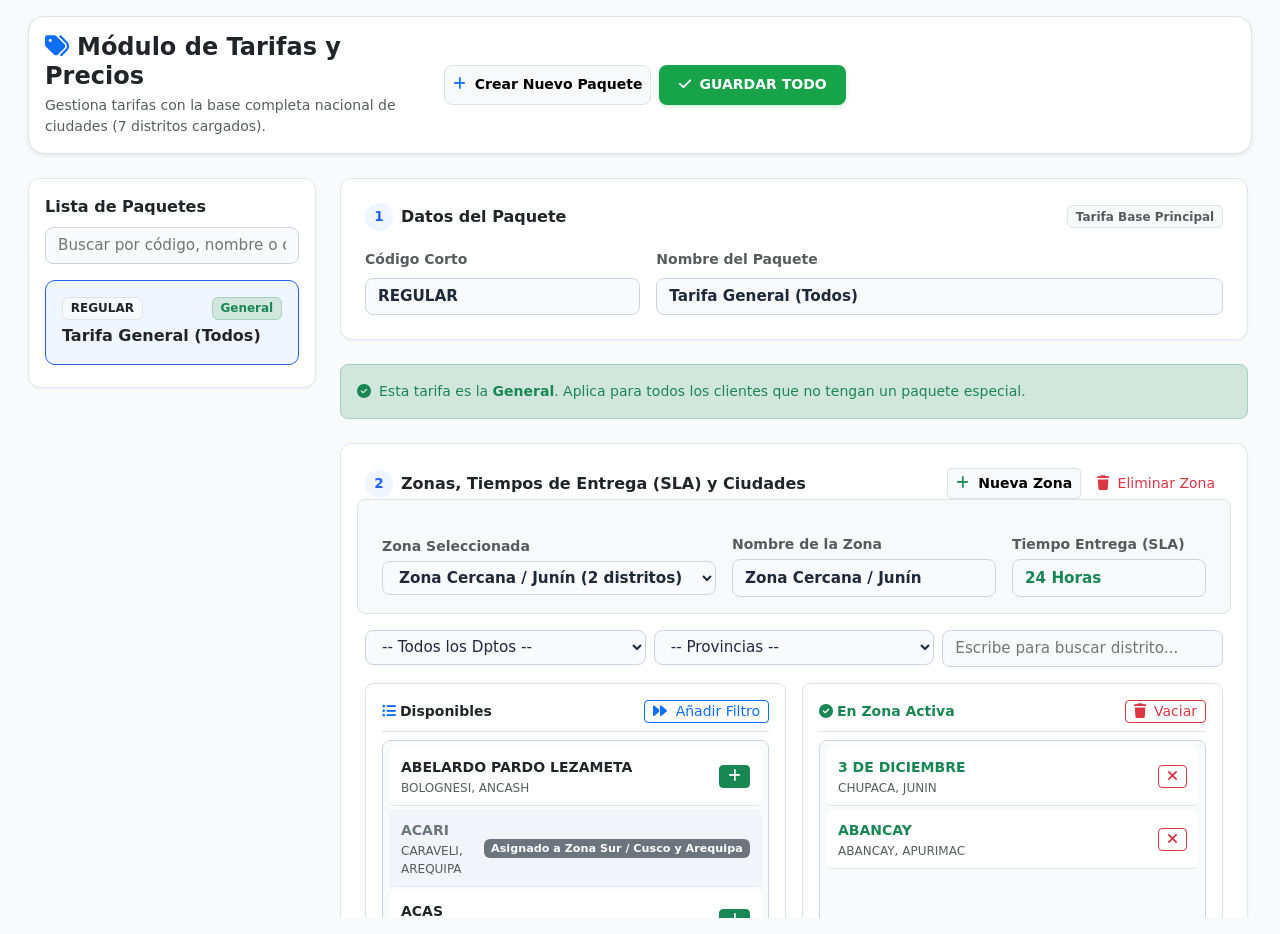
<file: nuevoindex5.html>
<!DOCTYPE html>
<html lang="es">
<head>
    <meta charset="UTF-8">
    <meta name="viewport" content="width=device-width, initial-scale=1.0">
    <title>Módulo de Tarifas - Courier</title>
    
    <!-- Bootstrap 5 CSS -->
    <link rel="stylesheet" href="https://cdn.jsdelivr.net/npm/bootstrap@5.3.0/dist/css/bootstrap.min.css">
    <!-- FontAwesome Iconos -->
    <link rel="stylesheet" href="https://cdnjs.cloudflare.com/ajax/libs/font-awesome/6.4.0/css/all.min.css">
    
    <style>
        :root {
            --bg-principal: #f8fafc;
            --color-card: #ffffff;
            --color-borde: #e2e8f0;
            --texto-principal: #1e293b;
            --texto-secundario: #64748b;
            --primary-accent: #2563eb;
            --primary-soft: #eff6ff;
            --success-accent: #16a34a;
            --danger-accent: #dc2626;
        }

        body {
            background-color: var(--bg-principal);
            color: var(--texto-principal);
            font-family: system-ui, -apple-system, "Segoe UI", Roboto, sans-serif;
        }

        .card-minimal {
            background: var(--color-card);
            border: 1px solid var(--color-borde);
            border-radius: 12px;
            box-shadow: 0 1px 3px rgba(0,0,0,0.05);
            transition: all 0.2s ease;
        }

        .btn-minimal-success {
            background-color: var(--success-accent);
            color: #fff;
            font-weight: 700;
            border-radius: 8px;
            padding: 0.6rem 1.2rem;
            border: none;
            box-shadow: 0 2px 4px rgba(22, 163, 74, 0.2);
        }
        .btn-minimal-success:hover {
            background-color: #15803d;
            color: #fff;
        }

        .scrollable-panel {
            max-height: calc(100vh - 160px);
            overflow-y: auto;
        }
        .scrollable-panel::-webkit-scrollbar, .custom-scroll::-webkit-scrollbar, .box-ciudades::-webkit-scrollbar {
            width: 6px;
        }
        .scrollable-panel::-webkit-scrollbar-thumb, .custom-scroll::-webkit-scrollbar-thumb, .box-ciudades::-webkit-scrollbar-thumb {
            background-color: #cbd5e1;
            border-radius: 10px;
        }

        .item-paquete {
            border: 1px solid transparent;
            border-radius: 10px;
            margin-bottom: 6px;
            cursor: pointer;
            transition: all 0.15s ease;
        }
        .item-paquete:hover {
            background-color: var(--primary-soft);
        }
        .item-paquete.activo {
            background-color: var(--primary-soft);
            border-color: var(--primary-accent);
        }

        .input-easy {
            background-color: #f8fafc;
            border: 1px solid #cbd5e1;
            border-radius: 8px;
            padding: 0.4rem 0.75rem;
            font-size: 0.95rem;
            color: var(--texto-principal);
        }
        .input-easy:focus {
            background-color: #ffffff;
            border-color: var(--primary-accent);
            outline: none;
            box-shadow: 0 0 0 3px rgba(37, 99, 235, 0.15);
        }

        .paso-numero {
            width: 28px;
            height: 28px;
            background-color: var(--primary-soft);
            color: var(--primary-accent);
            border-radius: 50%;
            display: inline-flex;
            align-items: center;
            justify-content: center;
            font-weight: 700;
            font-size: 0.85rem;
        }

        .box-ciudades {
            height: 300px;
            overflow-y: auto;
            background-color: #f8fafc;
            border: 1px solid #cbd5e1;
            border-radius: 8px;
            padding: 6px;
        }

        .item-ciudad {
            padding: 8px 12px;
            border-bottom: 1px solid #e2e8f0;
            display: flex;
            align-items: center;
            justify-content: space-between;
            background-color: #ffffff;
            border-radius: 6px;
            margin-bottom: 4px;
        }

        .item-ciudad:last-child {
            margin-bottom: 0;
        }

        .item-bloqueado {
            background-color: #f1f5f9;
        }
    </style>
</head>
<body class="p-3">

    <!-- CONTENEDOR PRINCIPAL -->
    <div id="dynamic-content"></div>

    <!-- MODAL DE SELECCIÓN DE CLIENTES -->
    <div class="modal fade" id="modalClientes" tabindex="-1" aria-hidden="true">
        <div class="modal-dialog modal-dialog-scrollable modal-lg">
            <div class="modal-content border-0 rounded-4 shadow">
                <div class="modal-header border-0 pb-0">
                    <h5 class="modal-title fw-bold fs-5 text-dark"><i class="fa-solid fa-users text-primary me-2"></i>Elegir Clientes para este Tarifario</h5>
                    <button type="button" class="btn-close" data-bs-dismiss="modal" aria-label="Close"></button>
                </div>
                <div class="modal-body p-4">
                    <p class="text-muted small mb-3">Busca la empresa o persona por DNI, RUC o Nombre y presiona el botón verde para asignarlo a este paquete.</p>
                    <div class="input-group mb-3">
                        <span class="input-group-text bg-light border-end-0"><i class="fa-solid fa-magnifying-glass text-muted"></i></span>
                        <input type="text" class="form-control bg-light border-start-0" id="txtBuscarClienteModal" placeholder="Buscar por DNI, RUC o Razón Social..." onkeyup="filtrarClientesModal()">
                    </div>
                    <div class="list-group custom-scroll" id="listaClientesModalContainer" style="max-height: 320px; overflow-y: auto;"></div>
                </div>
                <div class="modal-footer border-0">
                    <button type="button" class="btn btn-primary rounded-3 px-4 fw-bold" data-bs-dismiss="modal">Listo</button>
                </div>
            </div>
        </div>
    </div>

    <!-- Bootstrap 5 JS -->
    <script src="https://cdn.jsdelivr.net/npm/bootstrap@5.3.0/dist/js/bootstrap.bundle.min.js"></script>

    <script>
        const API_TARIFAS_URL = 'http://localhost:5211/api/tarifas';
        const API_CLIENTES_URL = 'http://localhost:5211/api/clientes';
        const API_CIUDADES_URL = 'http://localhost:5211/api/ciudades';

        const CATALOGO_SERVICIOS = [
            { codigo: 'REG', nombre: 'Servicio Regular / Documentos' },
            { codigo: 'PAQ', nombre: 'Paquetería / Cajas' },
            { codigo: 'CAR', nombre: 'Cargo Adjunto / Trámites' },
            { codigo: 'EXP', nombre: 'Servicio Express / Urgente' },
            { codigo: 'MOT', nombre: 'Mensajería Local Motorizado' }
        ];

        let paquetesBD = [];
        let clientesBD = [];
        let ciudadesBD = [];
        let paqueteSeleccionadoId = null;
        let zonaActivaId = null;
        let bsModalClientes = null;

        async function cargarDatosTarifas() {
            try {
                const [resTarifas, resClientes, resCiudades] = await Promise.all([
                    fetch(API_TARIFAS_URL),
                    fetch(API_CLIENTES_URL),
                    fetch(API_CIUDADES_URL)
                ]);

                if (resCiudades.ok) {
                    const rawCiudades = await resCiudades.json();
                    ciudadesBD = rawCiudades.map(c => ({
                        ...c,
                        id: String(c.id)
                    }));
                } else {
                    cargarCiudadesFicticias();
                }

                if (resTarifas.ok) {
                    const dataAPI = await resTarifas.json();
                    paquetesBD = sanitizarPaquetesAPI(dataAPI);
                } else {
                    cargarTarifasFicticias();
                }

                if (resClientes.ok) clientesBD = await resClientes.json();
                else cargarClientesFicticios();

            } catch (error) {
                console.error("Error cargando API, usando fallbacks local:", error);
                cargarCiudadesFicticias();
                cargarTarifasFicticias();
                cargarClientesFicticios();
            }

            if (!paqueteSeleccionadoId && paquetesBD.length > 0) {
                paqueteSeleccionadoId = paquetesBD[0].id;
                zonaActivaId = paquetesBD[0].zonas?.[0]?.id || null;
            }
        }

        function sanitizarPaquetesAPI(data) {
            if (!Array.isArray(data)) return [];

            return data.map((p, idx) => {
                const id = p.id || p.Id || `PAQ-${idx + 1}`;
                const nombre = p.nombre || p.Nombre || 'Paquete Sin Nombre';
                const tipo = p.tipo || p.Tipo || 'REGULAR';
                const esRegular = tipo.toUpperCase() === 'REGULAR' || id === 'PAQ-001' || id === 'PAQ-REGULAR';

                let clientesIds = p.clientesIds || p.ClientesIds || [];
                let zonas = p.zonas || p.Zonas || [];

                zonas = zonas.map((z, zIdx) => {
                    const zId = z.id || z.Id || `ZON-${zIdx + 1}`;
                    const zNombre = z.nombre || z.Nombre || 'Zona Sin Nombre';
                    const zSla = z.sla || z.Sla || '24 Horas';
                    const rawDistritos = z.distritosIds || z.DistritosIds || z.distritos || [];
                    
                    // Normalización estricta de IDs a String
                    const distritosIds = rawDistritos.map(d => String(d));

                    let servicios = z.servicios || z.Servicios;
                    if (!servicios || !Array.isArray(servicios)) {
                        const sobreBase = p.sobreBase || p.SobreBase || 10.00;
                        const sobreExceso = p.sobreExceso || p.SobreExceso || 2.00;
                        const cajaBase = p.cajaBase || p.CajaBase || 13.00;
                        const cajaExceso = p.cajaExceso || p.CajaExceso || 5.00;

                        servicios = [
                            { codigo: 'REG', nombre: 'Servicio Regular / Documentos', precioBase: sobreBase, precioExceso: sobreExceso },
                            { codigo: 'PAQ', nombre: 'Paquetería / Cajas', precioBase: cajaBase, precioExceso: cajaExceso }
                        ];
                    }

                    return {
                        id: String(zId),
                        nombre: zNombre,
                        sla: zSla,
                        distritosIds: distritosIds,
                        servicios: servicios
                    };
                });

                return {
                    id: String(id),
                    codigo: p.codigo || p.Codigo || id,
                    nombre: nombre,
                    esRegular: esRegular,
                    clientesIds: clientesIds,
                    zonas: zonas
                };
            });
        }

        function cargarTarifasFicticias() {
            paquetesBD = [
                {
                    id: 'PAQ-REGULAR',
                    codigo: 'REGULAR',
                    nombre: 'Tarifa General (Todos)',
                    esRegular: true,
                    clientesIds: [],
                    zonas: [
                        { 
                            id: 'ZON-001', 
                            nombre: 'Zona Cercana / Junín', 
                            sla: '24 Horas', 
                            distritosIds: ['1', '2'],
                            servicios: [
                                { codigo: 'REG', nombre: 'Servicio Regular / Documentos', precioBase: 8.00, precioExceso: 1.50 },
                                { codigo: 'PAQ', nombre: 'Paquetería / Cajas', precioBase: 10.00, precioExceso: 3.00 },
                                { codigo: 'CAR', nombre: 'Cargo Adjunto / Trámites', precioBase: 4.00, precioExceso: 1.00 }
                            ]
                        },
                        { 
                            id: 'ZON-002', 
                            nombre: 'Zona Sur / Cusco y Arequipa', 
                            sla: '48 Horas', 
                            distritosIds: ['4', '6'],
                            servicios: [
                                { codigo: 'REG', nombre: 'Servicio Regular / Documentos', precioBase: 15.00, precioExceso: 3.50 },
                                { codigo: 'PAQ', nombre: 'Paquetería / Cajas', precioBase: 20.00, precioExceso: 6.00 },
                                { codigo: 'CAR', nombre: 'Cargo Adjunto / Trámites', precioBase: 7.00, precioExceso: 2.00 }
                            ]
                        }
                    ]
                }
            ];
            paqueteSeleccionadoId = paquetesBD[0].id;
            zonaActivaId = paquetesBD[0].zonas[0]?.id || null;
        }

        function cargarClientesFicticios() {
            clientesBD = [
                { id: 'CLI-101', tipoDocumento: 'RUC', numeroDocumento: '20100047218', nombreRazonSocial: 'BANCO DE CREDITO DEL PERU', ruc: '20100047218' },
                { id: 'CLI-102', tipoDocumento: 'RUC', numeroDocumento: '20319363221', nombreRazonSocial: 'UNIVERSIDAD CONTINENTAL', ruc: '20319363221' }
            ];
        }

        function cargarCiudadesFicticias() {
            ciudadesBD = [
                { id: "1", distrito: "3 DE DICIEMBRE", provincia: "CHUPACA", departamento: "JUNIN" },
                { id: "2", distrito: "ABANCAY", provincia: "ABANCAY", departamento: "APURIMAC" },
                { id: "3", distrito: "ABELARDO PARDO LEZAMETA", provincia: "BOLOGNESI", departamento: "ANCASH" },
                { id: "4", distrito: "ACARI", provincia: "CARAVELI", departamento: "AREQUIPA" },
                { id: "5", distrito: "ACAS", provincia: "OCROS", departamento: "ANCASH" },
                { id: "6", distrito: "ACCHA", provincia: "PARURO", departamento: "CUSCO" },
                { id: "7", distrito: "ACOLLA", provincia: "JAUJA", departamento: "JUNIN" }
            ];
        }

        async function renderTarifas() {
            const contenedor = document.getElementById('dynamic-content');
            if (!contenedor) return;

            await cargarDatosTarifas();

            contenedor.innerHTML = `
                <div class="container-fluid max-width-xl">
                    <div class="d-flex flex-column flex-md-row justify-content-between align-items-start align-items-md-center bg-white p-3 rounded-4 border mb-4 shadow-sm gap-3">
                        <div>
                            <h4 class="fw-bold mb-1 text-dark">
                                <i class="fa-solid fa-tags text-primary me-2"></i>Módulo de Tarifas y Precios
                            </h4>
                            <p class="text-muted small mb-0">Gestiona tarifas con la base completa nacional de ciudades (${ciudadesBD.length} distritos cargados).</p>
                        </div>
                        <div class="d-flex gap-2 w-100 w-md-auto">
                            <button class="btn btn-light border fw-semibold rounded-3 btn-sm" onclick="crearNuevoPaquete()">
                                <i class="fa-solid fa-plus text-primary me-1"></i> Crear Nuevo Paquete
                            </button>
                            <button class="btn btn-minimal-success fw-bold text-white btn-sm" onclick="guardarTodoElModulo()">
                                <i class="fa-solid fa-check me-1"></i> GUARDAR TODO
                            </button>
                        </div>
                    </div>

                    <div class="row g-4">
                        <div class="col-lg-4 col-xl-3">
                            <div class="card-minimal p-3">
                                <label class="form-label fw-bold text-dark mb-2">Lista de Paquetes</label>
                                <div class="mb-3">
                                    <input type="text" class="input-easy w-100" id="txtBuscarPaquete" placeholder="Buscar por código, nombre o cliente..." onkeyup="filtrarPaquetes()">
                                </div>
                                <div class="scrollable-panel" id="listaPaquetesContainer"></div>
                            </div>
                        </div>

                        <div class="col-lg-8 col-xl-9">
                            <div class="scrollable-panel pe-1" id="detallePaqueteContainer"></div>
                        </div>
                    </div>
                </div>
            `;

            bsModalClientes = new bootstrap.Modal(document.getElementById('modalClientes'));
            renderListaPaquetes();
            renderDetallePaquete();
        }

        function renderListaPaquetes() {
            const container = document.getElementById('listaPaquetesContainer');
            if (!container) return;

            const filtro = (document.getElementById('txtBuscarPaquete')?.value || '').toLowerCase();
            let html = '';

            const paquetesFiltrados = paquetesBD.filter(p => {
                const pNombre = (p.nombre || '').toLowerCase();
                const pCodigo = (p.codigo || '').toLowerCase();
                const coincidePaquete = pNombre.includes(filtro) || pCodigo.includes(filtro);
                
                const clientesArr = p.clientesIds || [];
                const coincideCliente = clientesArr.some(cliId => {
                    const cli = clientesBD.find(c => c.id === cliId);
                    if (!cli) return false;
                    const numDoc = (cli.numeroDocumento || cli.ruc || '').toLowerCase();
                    const razonSocial = (cli.nombreRazonSocial || '').toLowerCase();
                    return numDoc.includes(filtro) || razonSocial.includes(filtro);
                });

                return coincidePaquete || coincideCliente;
            });

            if (paquetesFiltrados.length === 0) {
                container.innerHTML = `<div class="p-3 text-muted text-center small">No hay paquetes que coincidan.</div>`;
                return;
            }

            paquetesFiltrados.forEach(p => {
                const esActivo = p.id === paqueteSeleccionadoId ? 'activo' : '';
                const totalClientes = (p.clientesIds || []).length;
                const tipoTexto = p.esRegular ? 'General' : `${totalClientes} Cliente(s)`;

                html += `
                    <div class="item-paquete ${esActivo} p-3" onclick="seleccionarPaquete('${p.id}')">
                        <div class="d-flex justify-content-between align-items-center mb-1">
                            <span class="badge bg-light text-dark border fw-bold">${p.codigo || p.id}</span>
                            <span class="badge ${p.esRegular ? 'bg-success-subtle text-success border border-success-subtle' : 'bg-primary-subtle text-primary border border-primary-subtle'}">${tipoTexto}</span>
                        </div>
                        <div class="fw-bold text-dark fs-6">${p.nombre}</div>
                    </div>
                `;
            });

            container.innerHTML = html;
        }

        function filtrarPaquetes() {
            renderListaPaquetes();
        }

        window.seleccionarPaquete = function(id) {
            paqueteSeleccionadoId = id;
            const paq = paquetesBD.find(p => p.id === paqueteSeleccionadoId);
            zonaActivaId = paq && paq.zonas?.length > 0 ? paq.zonas[0].id : null;
            renderListaPaquetes();
            renderDetallePaquete();
        };

        function renderDetallePaquete() {
            const container = document.getElementById('detallePaqueteContainer');
            const paq = paquetesBD.find(p => p.id === paqueteSeleccionadoId);

            if (!paq || !container) {
                container.innerHTML = `<div class="p-4 text-center text-muted card-minimal">Selecciona un paquete para comenzar.</div>`;
                return;
            }

            const zonasArr = paq.zonas || [];
            if (!zonaActivaId && zonasArr.length > 0) {
                zonaActivaId = zonasArr[0].id;
            }

            const zonaActual = zonasArr.find(z => z.id === zonaActivaId);

            container.innerHTML = `
                <div class="card-minimal p-4 mb-4">
                    <div class="d-flex justify-content-between align-items-center mb-3">
                        <div class="d-flex align-items-center gap-2">
                            <span class="paso-numero">1</span>
                            <h6 class="fw-bold text-dark mb-0">Datos del Paquete</h6>
                        </div>
                        ${!paq.esRegular ? `
                            <button class="btn btn-outline-danger btn-sm border-0" onclick="eliminarPaquete('${paq.id}')">
                                <i class="fa-solid fa-trash me-1"></i> Borrar Paquete
                            </button>
                        ` : '<span class="badge bg-light text-muted border">Tarifa Base Principal</span>'}
                    </div>

                    <div class="row g-3">
                        <div class="col-md-4">
                            <label class="form-label small fw-bold text-muted">Código Corto</label>
                            <input type="text" class="input-easy w-100 fw-bold" id="txtPaqCodigo" value="${paq.codigo || paq.id}">
                        </div>
                        <div class="col-md-8">
                            <label class="form-label small fw-bold text-muted">Nombre del Paquete</label>
                            <input type="text" class="input-easy w-100 fw-bold" id="txtPaqNombre" value="${paq.nombre}">
                        </div>
                    </div>
                </div>

                ${!paq.esRegular ? `
                    <div class="card-minimal p-4 mb-4">
                        <div class="d-flex justify-content-between align-items-center mb-3">
                            <div class="d-flex align-items-center gap-2">
                                <span class="paso-numero">2</span>
                                <h6 class="fw-bold text-dark mb-0">Clientes con esta tarifa (${(paq.clientesIds || []).length})</h6>
                            </div>
                            <button class="btn btn-light border fw-semibold btn-sm" onclick="abrirModalClientes()">
                                <i class="fa-solid fa-user-plus text-primary me-1"></i> Asignar Cliente
                            </button>
                        </div>
                        <div class="d-flex flex-wrap gap-2">
                            ${renderClientesChips(paq.clientesIds || [])}
                        </div>
                    </div>
                ` : `
                    <div class="p-3 mb-4 rounded-3 bg-success-subtle border border-success-subtle text-success small">
                        <i class="fa-solid fa-circle-check me-2"></i>Esta tarifa es la <strong>General</strong>. Aplica para todos los clientes que no tengan un paquete especial.
                    </div>
                `}

                <div class="card-minimal p-4 mb-4">
                    <div class="d-flex justify-content-between align-items-center mb-3">
                        <div class="d-flex align-items-center gap-2">
                            <span class="paso-numero">${paq.esRegular ? '2' : '3'}</span>
                            <h6 class="fw-bold text-dark mb-0">Zonas, Tiempos de Entrega (SLA) y Ciudades</h6>
                        </div>
                        <div class="d-flex gap-2">
                            <button class="btn btn-light border fw-semibold btn-sm" onclick="crearNuevaZona()">
                                <i class="fa-solid fa-plus text-success me-1"></i> Nueva Zona
                            </button>
                            <button class="btn btn-outline-danger btn-sm border-0" onclick="eliminarZonaActiva()">
                                <i class="fa-solid fa-trash me-1"></i> Eliminar Zona
                            </button>
                        </div>
                    </div>

                    <div class="row g-3 align-items-center mb-3 p-3 bg-light rounded-3 border">
                        <div class="col-md-5">
                            <label class="form-label small fw-bold text-muted mb-1">Zona Seleccionada</label>
                            <select id="cboZonas" class="input-easy w-100 fw-bold" onchange="cambiarZonaActiva()"></select>
                        </div>
                        <div class="col-md-4">
                            <label class="form-label small fw-bold text-muted mb-1">Nombre de la Zona</label>
                            <input type="text" class="input-easy w-100 fw-bold" id="txtNombreZona" onkeyup="actualizarNombreZona()">
                        </div>
                        <div class="col-md-3">
                            <label class="form-label small fw-bold text-muted mb-1">Tiempo Entrega (SLA)</label>
                            <input type="text" class="input-easy w-100 text-success fw-bold" id="txtSlaZona" placeholder="Ej: 24 Horas" onkeyup="actualizarSlaZona()">
                        </div>
                    </div>

                    <div class="row g-2 mb-3">
                        <div class="col-md-4">
                            <select id="cboDepartamento" class="input-easy w-100" onchange="cargarProvincias()"></select>
                        </div>
                        <div class="col-md-4">
                            <select id="cboProvincia" class="input-easy w-100" onchange="refrescarListasDualBox()"></select>
                        </div>
                        <div class="col-md-4">
                            <input type="text" id="txtBuscarCiudad" class="input-easy w-100" placeholder="Escribe para buscar distrito..." onkeyup="refrescarListasDualBox()">
                        </div>
                    </div>

                    <div class="row g-3">
                        <div class="col-md-6">
                            <div class="p-3 border rounded-3 bg-white">
                                <div class="d-flex justify-content-between align-items-center mb-2 pb-2 border-bottom">
                                    <span class="fw-bold small text-dark"><i class="fa-solid fa-list-ul text-primary me-1"></i>Disponibles</span>
                                    <button class="btn btn-sm btn-outline-primary py-0" onclick="agregarTodasLasVisibles()">
                                        <i class="fa-solid fa-forward me-1"></i> Añadir Filtro
                                    </button>
                                </div>
                                <div class="box-ciudades" id="boxDisponibles"></div>
                            </div>
                        </div>

                        <div class="col-md-6">
                            <div class="p-3 border rounded-3 bg-white">
                                <div class="d-flex justify-content-between align-items-center mb-2 pb-2 border-bottom">
                                    <span class="fw-bold small text-success"><i class="fa-solid fa-circle-check me-1"></i>En Zona Activa</span>
                                    <button class="btn btn-sm btn-outline-danger py-0" onclick="vaciarZonaActiva()">
                                        <i class="fa-solid fa-trash me-1"></i> Vaciar
                                    </button>
                                </div>
                                <div class="box-ciudades" id="boxAsignados"></div>
                            </div>
                        </div>
                    </div>
                </div>

                <div class="card-minimal p-4 mb-4">
                    <div class="d-flex justify-content-between align-items-center mb-3">
                        <div class="d-flex align-items-center gap-2">
                            <span class="paso-numero">${paq.esRegular ? '3' : '4'}</span>
                            <h6 class="fw-bold text-dark mb-0">Precios por Servicio en: <span class="text-primary fw-bold" id="lblNombreZonaServicios">${zonaActual ? zonaActual.nombre : 'Sin Zona'}</span></h6>
                        </div>
                        <div class="d-flex gap-2">
                            <button class="btn btn-light border fw-semibold btn-sm" onclick="agregarServicioCatCat()"><i class="fa-solid fa-list text-primary me-1"></i> Catálogo</button>
                            <button class="btn btn-primary fw-semibold btn-sm" onclick="crearNuevoServicioPersonalizado()"><i class="fa-solid fa-plus me-1"></i> Crear Nuevo Servicio</button>
                        </div>
                    </div>

                    <div class="table-responsive">
                        <table class="table table-borderless align-middle mb-0" id="tablaServicios">
                            <thead>
                                <tr class="text-muted small border-bottom">
                                    <th style="width: 100px;">Código</th>
                                    <th>Servicio</th>
                                    <th style="width: 140px;">Precio Base (S/)</th>
                                    <th style="width: 160px;">Kilo Adicional (S/)</th>
                                    <th style="width: 50px;" class="text-center"></th>
                                </tr>
                            </thead>
                            <tbody>
                                ${zonaActual ? renderFilasServicios(zonaActual.servicios || []) : '<tr><td colspan="5" class="text-center text-muted p-3 small">Crea una zona para configurar sus precios.</td></tr>'}
                            </tbody>
                        </table>
                    </div>
                </div>
            `;

            renderizarComboZonas();
            cargarDepartamentos();
            refrescarListasDualBox();
        }

        function renderClientesChips(clientesIds) {
            if (!clientesIds || clientesIds.length === 0) {
                return `<span class="text-muted small">No hay clientes agregados todavía. Presiona "Asignar Cliente".</span>`;
            }

            return clientesIds.map(cliId => {
                const cli = clientesBD.find(c => c.id === cliId);
                const nombre = cli ? `${cli.nombreRazonSocial}` : cliId;

                return `
                    <span class="badge bg-light text-dark border p-2 d-flex align-items-center gap-2 rounded-3">
                        <i class="fa-solid fa-building text-secondary"></i> ${nombre}
                        <i class="fa-solid fa-xmark text-danger ms-1 cursor-pointer" title="Quitar" onclick="desvincularCliente('${cliId}')"></i>
                    </span>
                `;
            }).join('');
        }

        function renderFilasServicios(servicios) {
            if (!servicios || servicios.length === 0) {
                return `<tr><td colspan="5" class="text-center text-muted p-3 small">No hay precios de servicio configurados para esta zona.</td></tr>`;
            }

            return servicios.map((s, index) => `
                <tr data-srv-index="${index}">
                    <td><span class="badge bg-light text-dark border fw-bold">${s.codigo}</span></td>
                    <td><input type="text" class="input-easy w-100" value="${s.nombre}"></td>
                    <td><input type="number" step="0.50" class="input-easy w-100 fw-bold text-primary input-srv-base" value="${s.precioBase}"></td>
                    <td><input type="number" step="0.50" class="input-easy w-100 fw-bold text-dark input-srv-exceso" value="${s.precioExceso}"></td>
                    <td class="text-center">
                        <button class="btn btn-sm text-danger border-0" onclick="eliminarServicioDeZona(${index})"><i class="fa-solid fa-trash"></i></button>
                    </td>
                </tr>
            `).join('');
        }

        function renderizarComboZonas() {
            const paq = paquetesBD.find(p => p.id === paqueteSeleccionadoId);
            const cbo = document.getElementById('cboZonas');
            if (!cbo || !paq) return;

            const zonasArr = paq.zonas || [];

            if (zonasArr.length === 0) {
                cbo.innerHTML = '<option value="">(Sin zonas)</option>';
                if (document.getElementById('txtNombreZona')) document.getElementById('txtNombreZona').value = '';
                if (document.getElementById('txtSlaZona')) document.getElementById('txtSlaZona').value = '';
                return;
            }

            if (!zonaActivaId || !zonasArr.some(z => z.id === zonaActivaId)) {
                zonaActivaId = zonasArr[0].id;
            }

            cbo.innerHTML = zonasArr.map(z => {
                const arr = z.distritosIds || z.distritos || [];
                return `<option value="${z.id}" ${z.id === zonaActivaId ? 'selected' : ''}>${z.nombre} (${arr.length} distritos)</option>`;
            }).join('');

            const zActual = zonasArr.find(z => z.id === zonaActivaId);
            if (zActual) {
                const txtN = document.getElementById('txtNombreZona');
                const txtS = document.getElementById('txtSlaZona');
                const lblZ = document.getElementById('lblNombreZonaServicios');

                if (txtN) txtN.value = zActual.nombre;
                if (txtS) txtS.value = zActual.sla || '24 Horas';
                if (lblZ) lblZ.textContent = zActual.nombre;
            }
        }

        window.cambiarZonaActiva = function() {
            sincronizarEdicionesDesdeDOM();

            const cboVal = document.getElementById('cboZonas')?.value;
            if (cboVal) {
                zonaActivaId = cboVal;
            }

            renderDetallePaquete();
        };

        window.crearNuevaZona = function() {
            const paq = paquetesBD.find(p => p.id === paqueteSeleccionadoId);
            if (!paq) return;

            sincronizarEdicionesDesdeDOM();

            const nombre = prompt('Nombre de la nueva Zona (Ej: Zona Selva / Chanchamayo):');
            if (!nombre) return;

            if (!paq.zonas) paq.zonas = [];

            const nuevaZona = {
                id: `ZON-${Date.now()}`,
                nombre: nombre,
                sla: '24 Horas',
                distritosIds: [],
                servicios: [
                    { codigo: 'REG', nombre: 'Servicio Regular / Documentos', precioBase: 10.00, precioExceso: 2.00 },
                    { codigo: 'PAQ', nombre: 'Paquetería / Cajas', precioBase: 13.00, precioExceso: 5.00 }
                ]
            };

            paq.zonas.push(nuevaZona);
            zonaActivaId = nuevaZona.id;

            renderDetallePaquete();
        };

        window.actualizarNombreZona = function() {
            const paq = paquetesBD.find(p => p.id === paqueteSeleccionadoId);
            const zActual = paq?.zonas?.find(z => z.id === zonaActivaId);
            const nuevo = document.getElementById('txtNombreZona')?.value;
            if (zActual && nuevo) {
                zActual.nombre = nuevo;
                const lblZ = document.getElementById('lblNombreZonaServicios');
                if (lblZ) lblZ.textContent = nuevo;
                renderizarComboZonas();
            }
        };

        window.actualizarSlaZona = function() {
            const paq = paquetesBD.find(p => p.id === paqueteSeleccionadoId);
            const zActual = paq?.zonas?.find(z => z.id === zonaActivaId);
            if (zActual) {
                zActual.sla = document.getElementById('txtSlaZona')?.value;
            }
        };

        window.eliminarZonaActiva = function() {
            const paq = paquetesBD.find(p => p.id === paqueteSeleccionadoId);
            if (!paq || !paq.zonas) return;

            if (paq.zonas.length <= 1) {
                alert('Debe existir al menos una zona de cobertura en el paquete.');
                return;
            }

            if (confirm('¿Eliminar la zona seleccionada? Sus distritos y precios configurados se eliminarán.')) {
                sincronizarEdicionesDesdeDOM();
                paq.zonas = paq.zonas.filter(z => z.id !== zonaActivaId);
                zonaActivaId = paq.zonas[0].id;
                renderDetallePaquete();
            }
        };

        function cargarDepartamentos() {
            const deps = [...new Set(ciudadesBD.map(c => c.departamento).filter(Boolean))].sort();
            const cbo = document.getElementById('cboDepartamento');
            if (!cbo) return;

            cbo.innerHTML = '<option value="">-- Todos los Dptos --</option>' + 
                deps.map(d => `<option value="${d}">${d}</option>`).join('');
            
            cargarProvincias();
        }

        window.cargarProvincias = function() {
            const dep = document.getElementById('cboDepartamento')?.value;
            const cbo = document.getElementById('cboProvincia');
            if (!cbo) return;

            if (!dep) {
                cbo.innerHTML = '<option value="">-- Provincias --</option>';
            } else {
                const provs = [...new Set(ciudadesBD.filter(c => c.departamento === dep).map(c => c.provincia).filter(Boolean))].sort();
                cbo.innerHTML = '<option value="">-- Provincias --</option>' + 
                    provs.map(p => `<option value="${p}">${p}</option>`).join('');
            }

            refrescarListasDualBox();
        };

        function refrescarListasDualBox() {
            const paq = paquetesBD.find(p => p.id === paqueteSeleccionadoId);
            if (!paq) return;

            const zonasArr = paq.zonas || [];
            const zonaActual = zonasArr.find(z => z.id === zonaActivaId);
            if (!zonaActual) return;

            if (!zonaActual.distritosIds) {
                zonaActual.distritosIds = (zonaActual.distritos || []).map(String);
            } else {
                zonaActual.distritosIds = zonaActual.distritosIds.map(String);
            }
            
            const idsZonaActualSet = new Set(zonaActual.distritosIds);

            const ocupadasEnOtrasZonas = {};
            zonasArr.forEach(z => {
                if (z.id !== zonaActivaId) {
                    const arr = z.distritosIds || z.distritos || [];
                    arr.forEach(id => ocupadasEnOtrasZonas[String(id)] = z.nombre);
                }
            });

            const depSel = document.getElementById('cboDepartamento')?.value || '';
            const provSel = document.getElementById('cboProvincia')?.value || '';
            const txtBuscar = document.getElementById('txtBuscarCiudad')?.value.toLowerCase().trim() || '';

            let ciudadesFiltradas = ciudadesBD;

            if (txtBuscar) {
                ciudadesFiltradas = ciudadesFiltradas.filter(c => 
                    (c.distrito && c.distrito.toLowerCase().includes(txtBuscar)) ||
                    (c.provincia && c.provincia.toLowerCase().includes(txtBuscar)) ||
                    (c.departamento && c.departamento.toLowerCase().includes(txtBuscar)) ||
                    (c.id && String(c.id).includes(txtBuscar))
                );
            } else {
                if (depSel) ciudadesFiltradas = ciudadesFiltradas.filter(c => c.departamento === depSel);
                if (provSel) ciudadesFiltradas = ciudadesFiltradas.filter(c => c.provincia === provSel);
            }

            const boxDisp = document.getElementById('boxDisponibles');
            if (boxDisp) {
                let htmlDisp = '';
                const listaDisp = ciudadesFiltradas.filter(c => !idsZonaActualSet.has(String(c.id)));
                
                const limiteMostrado = (!txtBuscar && !depSel && !provSel) ? 150 : listaDisp.length;
                const itemsAMostrar = listaDisp.slice(0, limiteMostrado);

                if (listaDisp.length === 0) {
                    htmlDisp = '<div class="p-3 text-center text-muted small">No hay distritos disponibles.</div>';
                } else {
                    if (listaDisp.length > limiteMostrado) {
                        htmlDisp += `<div class="p-2 text-primary small bg-light rounded text-center mb-2">Mostrando los primeros ${limiteMostrado} distritos de ${listaDisp.length}. Usa los filtros para afinar la búsqueda.</div>`;
                    }

                    itemsAMostrar.forEach(c => {
                        const idStr = String(c.id);
                        const perteneceOtra = ocupadasEnOtrasZonas[idStr];

                        if (perteneceOtra) {
                            htmlDisp += `
                                <div class="item-ciudad item-bloqueado">
                                    <div>
                                        <strong class="text-secondary small">${c.distrito}</strong>
                                        <small class="text-muted d-block" style="font-size:0.75rem">${c.provincia}, ${c.departamento}</small>
                                    </div>
                                    <span class="badge bg-secondary" style="font-size:0.7rem">Asignado a ${perteneceOtra}</span>
                                </div>
                            `;
                        } else {
                            htmlDisp += `
                                <div class="item-ciudad">
                                    <div>
                                        <strong class="text-dark small">${c.distrito}</strong>
                                        <small class="text-muted d-block" style="font-size:0.75rem">${c.provincia}, ${c.departamento}</small>
                                    </div>
                                    <button class="btn btn-sm btn-success py-0 px-2 fw-bold" onclick="agregarCiudadAZona('${idStr}')">
                                        <i class="fa-solid fa-plus"></i>
                                    </button>
                                </div>
                            `;
                        }
                    });
                }
                boxDisp.innerHTML = htmlDisp;
            }

            const boxAsig = document.getElementById('boxAsignados');
            if (boxAsig) {
                let htmlAsig = '';
                const listaAsig = ciudadesBD.filter(c => idsZonaActualSet.has(String(c.id)));

                if (listaAsig.length === 0) {
                    htmlAsig = '<div class="p-3 text-center text-muted small">Sin distritos en esta zona.</div>';
                } else {
                    listaAsig.forEach(c => {
                        const idStr = String(c.id);
                        htmlAsig += `
                            <div class="item-ciudad">
                                <div>
                                    <strong class="text-success small">${c.distrito}</strong>
                                    <small class="text-muted d-block" style="font-size:0.75rem">${c.provincia}, ${c.departamento}</small>
                                </div>
                                <button class="btn btn-sm btn-outline-danger py-0 px-2 fw-bold" onclick="quitarCiudadDeZona('${idStr}')">
                                    <i class="fa-solid fa-xmark"></i>
                                </button>
                            </div>
                        `;
                    });
                }
                boxAsig.innerHTML = htmlAsig;
            }

            renderizarComboZonas();
        }

        window.agregarCiudadAZona = function(id) {
            const paq = paquetesBD.find(p => p.id === paqueteSeleccionadoId);
            const z = paq?.zonas?.find(item => item.id === zonaActivaId);
            if (z) {
                if (!z.distritosIds) z.distritosIds = [];
                const idStr = String(id);
                if (!z.distritosIds.includes(idStr)) {
                    z.distritosIds.push(idStr);
                    refrescarListasDualBox();
                }
            }
        };

        window.quitarCiudadDeZona = function(id) {
            const paq = paquetesBD.find(p => p.id === paqueteSeleccionadoId);
            const z = paq?.zonas?.find(item => item.id === zonaActivaId);
            if (z) {
                if (!z.distritosIds) z.distritosIds = [];
                const idStr = String(id);
                z.distritosIds = z.distritosIds.filter(dId => String(dId) !== idStr);
                refrescarListasDualBox();
            }
        };

        window.agregarTodasLasVisibles = function() {
            const paq = paquetesBD.find(p => p.id === paqueteSeleccionadoId);
            const z = paq?.zonas?.find(item => item.id === zonaActivaId);
            if (!z) return;

            if (!z.distritosIds) z.distritosIds = [];

            const ocupadasEnOtras = new Set();
            (paq.zonas || []).forEach(zona => {
                if (zona.id !== zonaActivaId) {
                    const arr = zona.distritosIds || zona.distritos || [];
                    arr.forEach(id => ocupadasEnOtras.add(String(id)));
                }
            });

            const depSel = document.getElementById('cboDepartamento')?.value;
            const provSel = document.getElementById('cboProvincia')?.value;

            let candidatos = ciudadesBD;
            if (depSel) candidatos = candidatos.filter(c => c.departamento === depSel);
            if (provSel) candidatos = candidatos.filter(c => c.provincia === provSel);

            candidatos.forEach(c => {
                const idStr = String(c.id);
                if (!ocupadasEnOtras.has(idStr) && !z.distritosIds.includes(idStr)) {
                    z.distritosIds.push(idStr);
                }
            });

            refrescarListasDualBox();
        };

        window.vaciarZonaActiva = function() {
            const paq = paquetesBD.find(p => p.id === paqueteSeleccionadoId);
            const z = paq?.zonas?.find(item => item.id === zonaActivaId);
            if (z && confirm('¿Quitar todas las ciudades de esta zona?')) {
                z.distritosIds = [];
                refrescarListasDualBox();
            }
        };

        window.agregarServicioCatCat = function() {
            const paq = paquetesBD.find(p => p.id === paqueteSeleccionadoId);
            const zActual = paq?.zonas?.find(z => z.id === zonaActivaId);
            if (!zActual) return;

            sincronizarEdicionesDesdeDOM();

            let opciones = `Escribe el número del servicio del catálogo a agregar:\n\n`;
            CATALOGO_SERVICIOS.forEach((cs, i) => {
                opciones += `${i + 1}. [${cs.codigo}] ${cs.nombre}\n`;
            });

            const elegida = prompt(opciones);
            const idx = parseInt(elegida) - 1;

            if (!isNaN(idx) && CATALOGO_SERVICIOS[idx]) {
                const item = CATALOGO_SERVICIOS[idx];

                if (!zActual.servicios) zActual.servicios = [];

                if (zActual.servicios.some(s => s.codigo === item.codigo)) {
                    alert(`El servicio ${item.codigo} ya existe en esta zona.`);
                    return;
                }

                zActual.servicios.push({
                    codigo: item.codigo,
                    nombre: item.nombre,
                    precioBase: 0.00,
                    precioExceso: 0.00
                });

                renderDetallePaquete();
            }
        };

        window.crearNuevoServicioPersonalizado = function() {
            const paq = paquetesBD.find(p => p.id === paqueteSeleccionadoId);
            const zActual = paq?.zonas?.find(z => z.id === zonaActivaId);
            if (!zActual) return;

            sincronizarEdicionesDesdeDOM();

            const cod = prompt('Ingresa el CÓDIGO del nuevo servicio (Ej: FRG, MUD, VAL):');
            if (!cod) return;

            const codigoLimpio = cod.trim().toUpperCase();
            if (!zActual.servicios) zActual.servicios = [];

            if (zActual.servicios.some(s => s.codigo === codigoLimpio)) {
                alert(`El código de servicio "${codigoLimpio}" ya existe en esta zona.`);
                return;
            }

            const nombre = prompt('Ingresa el NOMBRE descriptivo del servicio (Ej: Carga Frágil / Vidrios):');
            if (!nombre) return;

            zActual.servicios.push({
                codigo: codigoLimpio,
                nombre: nombre.trim(),
                precioBase: 0.00,
                precioExceso: 0.00
            });

            if (!CATALOGO_SERVICIOS.some(cs => cs.codigo === codigoLimpio)) {
                CATALOGO_SERVICIOS.push({ codigo: codigoLimpio, nombre: nombre.trim() });
            }

            renderDetallePaquete();
        };

        window.eliminarServicioDeZona = function(index) {
            const paq = paquetesBD.find(p => p.id === paqueteSeleccionadoId);
            const zActual = paq?.zonas?.find(z => z.id === zonaActivaId);
            if (!zActual || !zActual.servicios) return;

            sincronizarEdicionesDesdeDOM();
            zActual.servicios.splice(index, 1);
            renderDetallePaquete();
        };

        window.abrirModalClientes = function() {
            filtrarClientesModal();
            bsModalClientes.show();
        };

        window.filtrarClientesModal = function() {
            const paq = paquetesBD.find(p => p.id === paqueteSeleccionadoId);
            if (!paq) return;

            const filtro = (document.getElementById('txtBuscarClienteModal')?.value || '').toLowerCase();
            const container = document.getElementById('listaClientesModalContainer');

            let html = '';
            clientesBD.forEach(c => {
                const numDoc = (c.numeroDocumento || c.ruc || '').toLowerCase();
                const razonSocial = (c.nombreRazonSocial || '').toLowerCase();

                const coincide = numDoc.includes(filtro) || razonSocial.includes(filtro);
                if (!coincide) return;

                const asignadoAEste = (paq.clientesIds || []).includes(c.id);

                html += `
                    <div class="list-group-item d-flex justify-content-between align-items-center p-3 border-0 border-bottom">
                        <div>
                            <div class="fw-bold small text-dark">${c.nombreRazonSocial}</div>
                            <small class="text-muted">${c.tipoDocumento || 'DOC'}: ${c.numeroDocumento || c.ruc}</small>
                        </div>
                        <div>
                            ${asignadoAEste ? `
                                <button class="btn btn-sm btn-outline-danger rounded-3" onclick="toggleClienteAsignacion('${c.id}')">Quitar</button>
                            ` : `
                                <button class="btn btn-sm btn-success rounded-3 text-white fw-bold" onclick="toggleClienteAsignacion('${c.id}')">Asignar</button>
                            `}
                        </div>
                    </div>
                `;
            });

            container.innerHTML = html || `<div class="text-muted p-3 text-center">No hay clientes que coincidan con la búsqueda.</div>`;
        };

        window.toggleClienteAsignacion = function(cliId) {
            const paq = paquetesBD.find(p => p.id === paqueteSeleccionadoId);
            if (!paq) return;

            if (!paq.clientesIds) paq.clientesIds = [];

            if (paq.clientesIds.includes(cliId)) {
                paq.clientesIds = paq.clientesIds.filter(id => id !== cliId);
            } else {
                paquetesBD.forEach(p => {
                    if (p.clientesIds) {
                        p.clientesIds = p.clientesIds.filter(id => id !== cliId);
                    }
                });
                paq.clientesIds.push(cliId);
            }

            filtrarClientesModal();
            renderListaPaquetes();
            renderDetallePaquete();
        };

        window.desvincularCliente = function(cliId) {
            const paq = paquetesBD.find(p => p.id === paqueteSeleccionadoId);
            if (!paq || !paq.clientesIds) return;

            paq.clientesIds = paq.clientesIds.filter(id => id !== cliId);
            renderListaPaquetes();
            renderDetallePaquete();
        };

        window.crearNuevoPaquete = function() {
            sincronizarEdicionesDesdeDOM();

            const codigo = prompt('Escribe el CÓDIGO (Ej: PAQ-LIMA):');
            if (!codigo) return;

            const nombre = prompt('Escribe el NOMBRE del paquete:');
            if (!nombre) return;

            const nuevoId = `PAQ-${Date.now()}`;
            const nuevaZonaId = `ZON-${Date.now()}`;

            paquetesBD.push({
                id: nuevoId,
                codigo: codigo.toUpperCase(),
                nombre: nombre,
                esRegular: false,
                clientesIds: [],
                zonas: [
                    { 
                        id: nuevaZonaId, 
                        nombre: 'Zona Local', 
                        sla: '24 Horas', 
                        distritosIds: ['1'],
                        servicios: [
                            { codigo: 'REG', nombre: 'Servicio Regular / Documentos', precioBase: 10.00, precioExceso: 2.00 },
                            { codigo: 'PAQ', nombre: 'Paquetería / Cajas', precioBase: 13.00, precioExceso: 5.00 }
                        ]
                    }
                ]
            });

            paqueteSeleccionadoId = nuevoId;
            zonaActivaId = nuevaZonaId;
            renderListaPaquetes();
            renderDetallePaquete();
        };

        window.eliminarPaquete = function(id) {
            const paq = paquetesBD.find(p => p.id === id);
            if (paq && paq.esRegular) {
                alert('No se puede eliminar el paquete General.');
                return;
            }

            if (confirm(`¿Eliminar el paquete "${paq?.nombre}"?`)) {
                paquetesBD = paquetesBD.filter(p => p.id !== id);
                paqueteSeleccionadoId = paquetesBD[0]?.id || null;
                zonaActivaId = paquetesBD[0]?.zonas?.[0]?.id || null;
                renderListaPaquetes();
                renderDetallePaquete();
            }
        };

        function sincronizarEdicionesDesdeDOM() {
            const paq = paquetesBD.find(p => p.id === paqueteSeleccionadoId);
            if (!paq) return;

            const codInput = document.getElementById('txtPaqCodigo');
            const nomInput = document.getElementById('txtPaqNombre');

            if (codInput) paq.codigo = codInput.value.trim();
            if (nomInput) paq.nombre = nomInput.value.trim();

            const zActual = paq.zonas?.find(z => z.id === zonaActivaId);
            if (zActual) {
                const nomZ = document.getElementById('txtNombreZona')?.value;
                const slaZ = document.getElementById('txtSlaZona')?.value;
                if (nomZ) zActual.nombre = nomZ;
                if (slaZ) zActual.sla = slaZ;

                const filasServicios = document.querySelectorAll('#tablaServicios tbody tr[data-srv-index]');
                filasServicios.forEach(tr => {
                    const idx = parseInt(tr.getAttribute('data-srv-index'));
                    if (zActual.servicios && zActual.servicios[idx]) {
                        const nomSrv = tr.querySelector('.input-easy')?.value || zActual.servicios[idx].nombre;
                        const base = parseFloat(tr.querySelector('.input-srv-base')?.value) || 0;
                        const exceso = parseFloat(tr.querySelector('.input-srv-exceso')?.value) || 0;

                        zActual.servicios[idx].nombre = nomSrv;
                        zActual.servicios[idx].precioBase = base;
                        zActual.servicios[idx].precioExceso = exceso;
                    }
                });
            }
        }

        window.guardarTodoElModulo = function() {
            sincronizarEdicionesDesdeDOM();

            console.log('ESTADO FINAL INTEGRADO DEL MÓDULO:', JSON.stringify(paquetesBD, null, 2));

            alert('¡Listo! Todos los paquetes, clientes, zonas, ubigeos y sus servicios personalizados con precios han sido guardados.');
            renderListaPaquetes();
            renderDetallePaquete();
        };

        document.addEventListener('DOMContentLoaded', () => {
            renderTarifas();
        });
    </script>
</body>
</html>
</file>
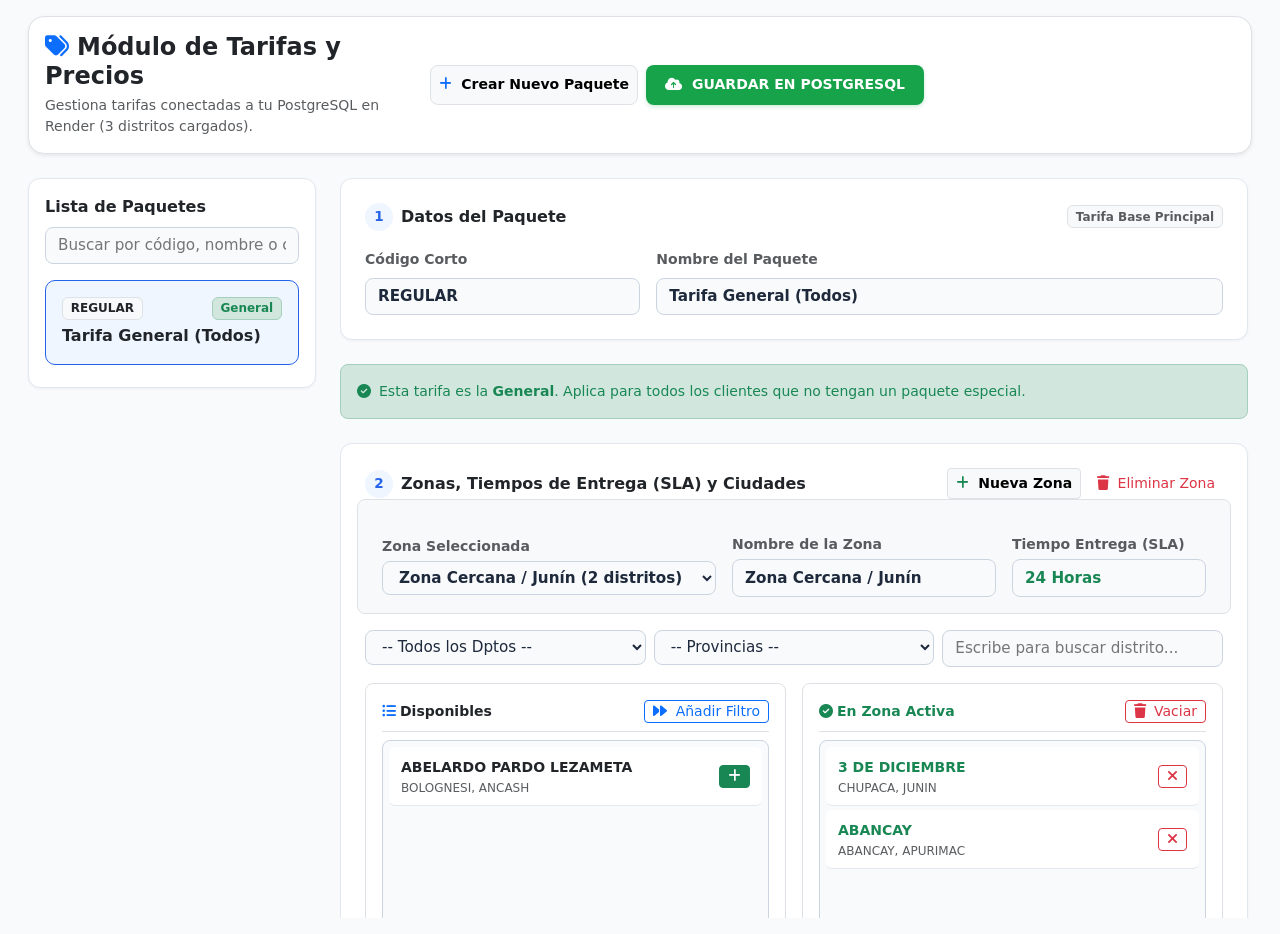
<file: nuevoindex6.html>
<!DOCTYPE html>
<html lang="es">

<head>
    <meta charset="UTF-8">
    <meta name="viewport" content="width=device-width, initial-scale=1.0">
    <title>Módulo de Tarifas - Courier</title>

    <!-- Bootstrap 5 CSS -->
    <link rel="stylesheet" href="https://cdn.jsdelivr.net/npm/bootstrap@5.3.0/dist/css/bootstrap.min.css">
    <!-- FontAwesome Iconos -->
    <link rel="stylesheet" href="https://cdnjs.cloudflare.com/ajax/libs/font-awesome/6.4.0/css/all.min.css">

    <style>
        :root {
            --bg-principal: #f8fafc;
            --color-card: #ffffff;
            --color-borde: #e2e8f0;
            --texto-principal: #1e293b;
            --texto-secundario: #64748b;
            --primary-accent: #2563eb;
            --primary-soft: #eff6ff;
            --success-accent: #16a34a;
            --danger-accent: #dc2626;
        }

        body {
            background-color: var(--bg-principal);
            color: var(--texto-principal);
            font-family: system-ui, -apple-system, "Segoe UI", Roboto, sans-serif;
        }

        .card-minimal {
            background: var(--color-card);
            border: 1px solid var(--color-borde);
            border-radius: 12px;
            box-shadow: 0 1px 3px rgba(0, 0, 0, 0.05);
            transition: all 0.2s ease;
        }

        .btn-minimal-success {
            background-color: var(--success-accent);
            color: #fff;
            font-weight: 700;
            border-radius: 8px;
            padding: 0.6rem 1.2rem;
            border: none;
            box-shadow: 0 2px 4px rgba(22, 163, 74, 0.2);
        }

        .btn-minimal-success:hover {
            background-color: #15803d;
            color: #fff;
        }

        .scrollable-panel {
            max-height: calc(100vh - 160px);
            overflow-y: auto;
        }

        .scrollable-panel::-webkit-scrollbar,
        .custom-scroll::-webkit-scrollbar,
        .box-ciudades::-webkit-scrollbar {
            width: 6px;
        }

        .scrollable-panel::-webkit-scrollbar-thumb,
        .custom-scroll::-webkit-scrollbar-thumb,
        .box-ciudades::-webkit-scrollbar-thumb {
            background-color: #cbd5e1;
            border-radius: 10px;
        }

        .item-paquete {
            border: 1px solid transparent;
            border-radius: 10px;
            margin-bottom: 6px;
            cursor: pointer;
            transition: all 0.15s ease;
        }

        .item-paquete:hover {
            background-color: var(--primary-soft);
        }

        .item-paquete.activo {
            background-color: var(--primary-soft);
            border-color: var(--primary-accent);
        }

        .input-easy {
            background-color: #f8fafc;
            border: 1px solid #cbd5e1;
            border-radius: 8px;
            padding: 0.4rem 0.75rem;
            font-size: 0.95rem;
            color: var(--texto-principal);
        }

        .input-easy:focus {
            background-color: #ffffff;
            border-color: var(--primary-accent);
            outline: none;
            box-shadow: 0 0 0 3px rgba(37, 99, 235, 0.15);
        }

        .paso-numero {
            width: 28px;
            height: 28px;
            background-color: var(--primary-soft);
            color: var(--primary-accent);
            border-radius: 50%;
            display: inline-flex;
            align-items: center;
            justify-content: center;
            font-weight: 700;
            font-size: 0.85rem;
        }

        .box-ciudades {
            height: 300px;
            overflow-y: auto;
            background-color: #f8fafc;
            border: 1px solid #cbd5e1;
            border-radius: 8px;
            padding: 6px;
        }

        .item-ciudad {
            padding: 8px 12px;
            border-bottom: 1px solid #e2e8f0;
            display: flex;
            align-items: center;
            justify-content: space-between;
            background-color: #ffffff;
            border-radius: 6px;
            margin-bottom: 4px;
        }

        .item-ciudad:last-child {
            margin-bottom: 0;
        }

        .item-bloqueado {
            background-color: #f1f5f9;
        }

        .cursor-pointer {
            cursor: pointer;
        }
    </style>
</head>

<body class="p-3">

    <!-- CONTENEDOR PRINCIPAL -->
    <div id="dynamic-content"></div>

    <!-- MODAL DE SELECCIÓN DE CLIENTES -->
    <div class="modal fade" id="modalClientes" tabindex="-1" aria-hidden="true">
        <div class="modal-dialog modal-dialog-scrollable modal-lg">
            <div class="modal-content border-0 rounded-4 shadow">
                <div class="modal-header border-0 pb-0">
                    <h5 class="modal-title fw-bold fs-5 text-dark"><i
                            class="fa-solid fa-users text-primary me-2"></i>Elegir Clientes para este Tarifario</h5>
                    <button type="button" class="btn-close" data-bs-dismiss="modal" aria-label="Close"></button>
                </div>
                <div class="modal-body p-4">
                    <p class="text-muted small mb-3">Busca la empresa o persona por DNI, RUC o Nombre y presiona el
                        botón verde para asignarlo a este paquete.</p>
                    <div class="input-group mb-3">
                        <span class="input-group-text bg-light border-end-0"><i
                                class="fa-solid fa-magnifying-glass text-muted"></i></span>
                        <input type="text" class="form-control bg-light border-start-0" id="txtBuscarClienteModal"
                            placeholder="Buscar por DNI, RUC o Razón Social..." onkeyup="filtrarClientesModal()">
                    </div>
                    <div class="list-group custom-scroll" id="listaClientesModalContainer"
                        style="max-height: 320px; overflow-y: auto;"></div>
                </div>
                <div class="modal-footer border-0">
                    <button type="button" class="btn btn-primary rounded-3 px-4 fw-bold"
                        data-bs-dismiss="modal">Listo</button>
                </div>
            </div>
        </div>
    </div>

    <!-- Bootstrap 5 JS -->
    <script src="https://cdn.jsdelivr.net/npm/bootstrap@5.3.0/dist/js/bootstrap.bundle.min.js"></script>

    <script>
        const API_TARIFAS_URL = 'http://localhost:5211/api/tarifas';
        const API_CLIENTES_URL = 'http://localhost:5211/api/clientes';
        const API_CIUDADES_URL = 'http://localhost:5211/api/ciudades';

        const CATALOGO_SERVICIOS = [
            { codigo: 'REG', nombre: 'Servicio Regular / Documentos' },
            { codigo: 'PAQ', nombre: 'Paquetería / Cajas' },
            { codigo: 'CAR', nombre: 'Cargo Adjunto / Trámites' },
            { codigo: 'EXP', nombre: 'Servicio Express / Urgente' },
            { codigo: 'MOT', nombre: 'Mensajería Local Motorizado' }
        ];

        let paquetesBD = [];
        let clientesBD = [];
        let ciudadesBD = [];
        let paqueteSeleccionadoId = null;
        let zonaActivaId = null;
        let bsModalClientes = null;

        async function cargarDatosTarifas() {
            try {
                const [resTarifas, resClientes, resCiudades] = await Promise.all([
                    fetch(API_TARIFAS_URL),
                    fetch(API_CLIENTES_URL),
                    fetch(API_CIUDADES_URL)
                ]);

                if (resCiudades.ok) {
                    const rawCiudades = await resCiudades.json();
                    ciudadesBD = rawCiudades.map(c => ({
                        ...c,
                        id: String(c.id || c.Id)
                    }));
                } else {
                    cargarCiudadesFicticias();
                }

                if (resTarifas.ok) {
                    const dataAPI = await resTarifas.json();
                    paquetesBD = sanitizarPaquetesAPI(dataAPI);
                    if (paquetesBD.length === 0) cargarTarifasFicticias();
                } else {
                    cargarTarifasFicticias();
                }

                if (resClientes.ok) {
                    const dataClientes = await resClientes.json();
                    clientesBD = dataClientes.map(c => ({
                        id: String(c.id || c.Id),
                        tipoDocumento: c.tipoDocumento || c.TipoDocumento || 'DOC',
                        numeroDocumento: c.numeroDocumento || c.NumeroDocumento || c.ruc || '',
                        nombreRazonSocial: c.nombreRazonSocial || c.NombreRazonSocial || 'Cliente'
                    }));
                } else {
                    cargarClientesFicticios();
                }

            } catch (error) {
                console.error("Error conectando con la API backend:", error);
                cargarCiudadesFicticias();
                cargarTarifasFicticias();
                cargarClientesFicticios();
            }

            if (!paqueteSeleccionadoId && paquetesBD.length > 0) {
                paqueteSeleccionadoId = paquetesBD[0].id;
                zonaActivaId = paquetesBD[0].zonas?.[0]?.id || null;
            }
        }

        function sanitizarPaquetesAPI(data) {
            if (!Array.isArray(data)) return [];

            return data.map((p, idx) => {
                const id = String(p.id || p.Id || `PAQ-${idx + 1}`);
                const nombre = p.nombre || p.Nombre || 'Paquete Sin Nombre';
                const esRegular = p.esRegular !== undefined ? p.esRegular : (p.EsRegular !== undefined ? p.EsRegular : (id === 'PAQ-REGULAR'));

                let clientesIds = (p.clientesIds || p.ClientesIds || []).map(String);
                let zonas = p.zonas || p.Zonas || [];

                zonas = zonas.map((z, zIdx) => {
                    const zId = String(z.id || z.Id || `ZON-${zIdx + 1}`);
                    const zNombre = z.nombre || z.Nombre || 'Zona Sin Nombre';
                    const zSla = z.sla || z.Sla || '24 Horas';
                    const rawDistritos = z.distritosIds || z.DistritosIds || z.distritos || [];
                    const distritosIds = rawDistritos.map(d => String(d));

                    let servicios = z.servicios || z.Servicios || [];

                    servicios = servicios.map(s => ({
                        codigo: s.codigo || s.Codigo || 'REG',
                        nombre: s.nombre || s.Nombre || 'Servicio Standard',
                        precioBase: parseFloat(s.precioBase || s.PrecioBase || 0),
                        precioExceso: parseFloat(s.precioExceso || s.PrecioExceso || 0)
                    }));

                    if (servicios.length === 0) {
                        servicios = [
                            { codigo: 'REG', nombre: 'Servicio Regular / Documentos', precioBase: 10.00, precioExceso: 2.00 },
                            { codigo: 'PAQ', nombre: 'Paquetería / Cajas', precioBase: 13.00, precioExceso: 5.00 }
                        ];
                    }

                    return {
                        id: zId,
                        nombre: zNombre,
                        sla: zSla,
                        distritosIds: distritosIds,
                        servicios: servicios
                    };
                });

                return {
                    id: id,
                    codigo: p.codigo || p.Codigo || id,
                    nombre: nombre,
                    esRegular: esRegular,
                    clientesIds: clientesIds,
                    zonas: zonas
                };
            });
        }

        function cargarTarifasFicticias() {
            paquetesBD = [
                {
                    id: 'PAQ-REGULAR',
                    codigo: 'REGULAR',
                    nombre: 'Tarifa General (Todos)',
                    esRegular: true,
                    clientesIds: [],
                    zonas: [
                        {
                            id: 'ZON-001',
                            nombre: 'Zona Cercana / Junín',
                            sla: '24 Horas',
                            distritosIds: ['1', '2'],
                            servicios: [
                                { codigo: 'REG', nombre: 'Servicio Regular / Documentos', precioBase: 8.00, precioExceso: 1.50 },
                                { codigo: 'PAQ', nombre: 'Paquetería / Cajas', precioBase: 10.00, precioExceso: 3.00 }
                            ]
                        }
                    ]
                }
            ];
            paqueteSeleccionadoId = paquetesBD[0].id;
            zonaActivaId = paquetesBD[0].zonas[0]?.id || null;
        }

        function cargarClientesFicticios() {
            clientesBD = [
                { id: 'CLI-101', tipoDocumento: 'RUC', numeroDocumento: '20100047218', nombreRazonSocial: 'BANCO DE CREDITO DEL PERU' },
                { id: 'CLI-102', tipoDocumento: 'RUC', numeroDocumento: '20319363221', nombreRazonSocial: 'UNIVERSIDAD CONTINENTAL' }
            ];
        }

        function cargarCiudadesFicticias() {
            ciudadesBD = [
                { id: "1", distrito: "3 DE DICIEMBRE", provincia: "CHUPACA", departamento: "JUNIN" },
                { id: "2", distrito: "ABANCAY", provincia: "ABANCAY", departamento: "APURIMAC" },
                { id: "3", distrito: "ABELARDO PARDO LEZAMETA", provincia: "BOLOGNESI", departamento: "ANCASH" }
            ];
        }

        async function renderTarifas() {
            const contenedor = document.getElementById('dynamic-content');
            if (!contenedor) return;

            await cargarDatosTarifas();

            contenedor.innerHTML = `
                <div class="container-fluid max-width-xl">
                    <div class="d-flex flex-column flex-md-row justify-content-between align-items-start align-items-md-center bg-white p-3 rounded-4 border mb-4 shadow-sm gap-3">
                        <div>
                            <h4 class="fw-bold mb-1 text-dark">
                                <i class="fa-solid fa-tags text-primary me-2"></i>Módulo de Tarifas y Precios
                            </h4>
                            <p class="text-muted small mb-0">Gestiona tarifas conectadas a tu PostgreSQL en Render (${ciudadesBD.length} distritos cargados).</p>
                        </div>
                        <div class="d-flex gap-2 w-100 w-md-auto">
                            <button class="btn btn-light border fw-semibold rounded-3 btn-sm" onclick="crearNuevoPaquete()">
                                <i class="fa-solid fa-plus text-primary me-1"></i> Crear Nuevo Paquete
                            </button>
                            <button class="btn btn-minimal-success fw-bold text-white btn-sm" onclick="guardarTodoElModulo()">
                                <i class="fa-solid fa-cloud-arrow-up me-1"></i> GUARDAR EN POSTGRESQL
                            </button>
                        </div>
                    </div>

                    <div class="row g-4">
                        <div class="col-lg-4 col-xl-3">
                            <div class="card-minimal p-3">
                                <label class="form-label fw-bold text-dark mb-2">Lista de Paquetes</label>
                                <div class="mb-3">
                                    <input type="text" class="input-easy w-100" id="txtBuscarPaquete" placeholder="Buscar por código, nombre o cliente..." onkeyup="filtrarPaquetes()">
                                </div>
                                <div class="scrollable-panel" id="listaPaquetesContainer"></div>
                            </div>
                        </div>

                        <div class="col-lg-8 col-xl-9">
                            <div class="scrollable-panel pe-1" id="detallePaqueteContainer"></div>
                        </div>
                    </div>
                </div>
            `;

            bsModalClientes = new bootstrap.Modal(document.getElementById('modalClientes'));
            renderListaPaquetes();
            renderDetallePaquete();
        }

        function renderListaPaquetes() {
            const container = document.getElementById('listaPaquetesContainer');
            if (!container) return;

            const filtro = (document.getElementById('txtBuscarPaquete')?.value || '').toLowerCase();
            let html = '';

            const paquetesFiltrados = paquetesBD.filter(p => {
                const pNombre = (p.nombre || '').toLowerCase();
                const pCodigo = (p.codigo || '').toLowerCase();
                const coincidePaquete = pNombre.includes(filtro) || pCodigo.includes(filtro);

                const clientesArr = p.clientesIds || [];
                const coincideCliente = clientesArr.some(cliId => {
                    const cli = clientesBD.find(c => String(c.id) === String(cliId));
                    if (!cli) return false;
                    const numDoc = (cli.numeroDocumento || '').toLowerCase();
                    const razonSocial = (cli.nombreRazonSocial || '').toLowerCase();
                    return numDoc.includes(filtro) || razonSocial.includes(filtro);
                });

                return coincidePaquete || coincideCliente;
            });

            if (paquetesFiltrados.length === 0) {
                container.innerHTML = `<div class="p-3 text-muted text-center small">No hay paquetes que coincidan.</div>`;
                return;
            }

            paquetesFiltrados.forEach(p => {
                const esActivo = p.id === paqueteSeleccionadoId ? 'activo' : '';
                const totalClientes = (p.clientesIds || []).length;
                const tipoTexto = p.esRegular ? 'General' : `${totalClientes} Cliente(s)`;

                html += `
                    <div class="item-paquete ${esActivo} p-3" onclick="seleccionarPaquete('${p.id}')">
                        <div class="d-flex justify-content-between align-items-center mb-1">
                            <span class="badge bg-light text-dark border fw-bold">${p.codigo || p.id}</span>
                            <span class="badge ${p.esRegular ? 'bg-success-subtle text-success border border-success-subtle' : 'bg-primary-subtle text-primary border border-primary-subtle'}">${tipoTexto}</span>
                        </div>
                        <div class="fw-bold text-dark fs-6">${p.nombre}</div>
                    </div>
                `;
            });

            container.innerHTML = html;
        }

        function filtrarPaquetes() {
            renderListaPaquetes();
        }

        window.seleccionarPaquete = function (id) {
            sincronizarEdicionesDesdeDOM();
            paqueteSeleccionadoId = id;
            const paq = paquetesBD.find(p => p.id === paqueteSeleccionadoId);
            zonaActivaId = paq && paq.zonas?.length > 0 ? paq.zonas[0].id : null;
            renderListaPaquetes();
            renderDetallePaquete();
        };

        function renderDetallePaquete() {
            const container = document.getElementById('detallePaqueteContainer');
            const paq = paquetesBD.find(p => p.id === paqueteSeleccionadoId);

            if (!paq || !container) {
                container.innerHTML = `<div class="p-4 text-center text-muted card-minimal">Selecciona un paquete para comenzar.</div>`;
                return;
            }

            const zonasArr = paq.zonas || [];
            if (!zonaActivaId && zonasArr.length > 0) {
                zonaActivaId = zonasArr[0].id;
            }

            const zonaActual = zonasArr.find(z => z.id === zonaActivaId);

            container.innerHTML = `
                <div class="card-minimal p-4 mb-4">
                    <div class="d-flex justify-content-between align-items-center mb-3">
                        <div class="d-flex align-items-center gap-2">
                            <span class="paso-numero">1</span>
                            <h6 class="fw-bold text-dark mb-0">Datos del Paquete</h6>
                        </div>
                        ${!paq.esRegular ? `
                            <button class="btn btn-outline-danger btn-sm border-0" onclick="eliminarPaquete('${paq.id}')">
                                <i class="fa-solid fa-trash me-1"></i> Borrar Paquete
                            </button>
                        ` : '<span class="badge bg-light text-muted border">Tarifa Base Principal</span>'}
                    </div>

                    <div class="row g-3">
                        <div class="col-md-4">
                            <label class="form-label small fw-bold text-muted">Código Corto</label>
                            <input type="text" class="input-easy w-100 fw-bold" id="txtPaqCodigo" value="${paq.codigo || paq.id}">
                        </div>
                        <div class="col-md-8">
                            <label class="form-label small fw-bold text-muted">Nombre del Paquete</label>
                            <input type="text" class="input-easy w-100 fw-bold" id="txtPaqNombre" value="${paq.nombre}">
                        </div>
                    </div>
                </div>

                ${!paq.esRegular ? `
                    <div class="card-minimal p-4 mb-4">
                        <div class="d-flex justify-content-between align-items-center mb-3">
                            <div class="d-flex align-items-center gap-2">
                                <span class="paso-numero">2</span>
                                <h6 class="fw-bold text-dark mb-0">Clientes con esta tarifa (${(paq.clientesIds || []).length})</h6>
                            </div>
                            <button class="btn btn-light border fw-semibold btn-sm" onclick="abrirModalClientes()">
                                <i class="fa-solid fa-user-plus text-primary me-1"></i> Asignar Cliente
                            </button>
                        </div>
                        <div class="d-flex flex-wrap gap-2">
                            ${renderClientesChips(paq.clientesIds || [])}
                        </div>
                    </div>
                ` : `
                    <div class="p-3 mb-4 rounded-3 bg-success-subtle border border-success-subtle text-success small">
                        <i class="fa-solid fa-circle-check me-2"></i>Esta tarifa es la <strong>General</strong>. Aplica para todos los clientes que no tengan un paquete especial.
                    </div>
                `}

                <div class="card-minimal p-4 mb-4">
                    <div class="d-flex justify-content-between align-items-center mb-3">
                        <div class="d-flex align-items-center gap-2">
                            <span class="paso-numero">${paq.esRegular ? '2' : '3'}</span>
                            <h6 class="fw-bold text-dark mb-0">Zonas, Tiempos de Entrega (SLA) y Ciudades</h6>
                        </div>
                        <div class="d-flex gap-2">
                            <button class="btn btn-light border fw-semibold btn-sm" onclick="crearNuevaZona()">
                                <i class="fa-solid fa-plus text-success me-1"></i> Nueva Zona
                            </button>
                            <button class="btn btn-outline-danger btn-sm border-0" onclick="eliminarZonaActiva()">
                                <i class="fa-solid fa-trash me-1"></i> Eliminar Zona
                            </button>
                        </div>
                    </div>

                    <div class="row g-3 align-items-center mb-3 p-3 bg-light rounded-3 border">
                        <div class="col-md-5">
                            <label class="form-label small fw-bold text-muted mb-1">Zona Seleccionada</label>
                            <select id="cboZonas" class="input-easy w-100 fw-bold" onchange="cambiarZonaActiva()"></select>
                        </div>
                        <div class="col-md-4">
                            <label class="form-label small fw-bold text-muted mb-1">Nombre de la Zona</label>
                            <input type="text" class="input-easy w-100 fw-bold" id="txtNombreZona" onkeyup="actualizarNombreZona()">
                        </div>
                        <div class="col-md-3">
                            <label class="form-label small fw-bold text-muted mb-1">Tiempo Entrega (SLA)</label>
                            <input type="text" class="input-easy w-100 text-success fw-bold" id="txtSlaZona" placeholder="Ej: 24 Horas" onkeyup="actualizarSlaZona()">
                        </div>
                    </div>

                    <div class="row g-2 mb-3">
                        <div class="col-md-4">
                            <select id="cboDepartamento" class="input-easy w-100" onchange="cargarProvincias()"></select>
                        </div>
                        <div class="col-md-4">
                            <select id="cboProvincia" class="input-easy w-100" onchange="refrescarListasDualBox()"></select>
                        </div>
                        <div class="col-md-4">
                            <input type="text" id="txtBuscarCiudad" class="input-easy w-100" placeholder="Escribe para buscar distrito..." onkeyup="refrescarListasDualBox()">
                        </div>
                    </div>

                    <div class="row g-3">
                        <div class="col-md-6">
                            <div class="p-3 border rounded-3 bg-white">
                                <div class="d-flex justify-content-between align-items-center mb-2 pb-2 border-bottom">
                                    <span class="fw-bold small text-dark"><i class="fa-solid fa-list-ul text-primary me-1"></i>Disponibles</span>
                                    <button class="btn btn-sm btn-outline-primary py-0" onclick="agregarTodasLasVisibles()">
                                        <i class="fa-solid fa-forward me-1"></i> Añadir Filtro
                                    </button>
                                </div>
                                <div class="box-ciudades" id="boxDisponibles"></div>
                            </div>
                        </div>

                        <div class="col-md-6">
                            <div class="p-3 border rounded-3 bg-white">
                                <div class="d-flex justify-content-between align-items-center mb-2 pb-2 border-bottom">
                                    <span class="fw-bold small text-success"><i class="fa-solid fa-circle-check me-1"></i>En Zona Activa</span>
                                    <button class="btn btn-sm btn-outline-danger py-0" onclick="vaciarZonaActiva()">
                                        <i class="fa-solid fa-trash me-1"></i> Vaciar
                                    </button>
                                </div>
                                <div class="box-ciudades" id="boxAsignados"></div>
                            </div>
                        </div>
                    </div>
                </div>

                <div class="card-minimal p-4 mb-4">
                    <div class="d-flex justify-content-between align-items-center mb-3">
                        <div class="d-flex align-items-center gap-2">
                            <span class="paso-numero">${paq.esRegular ? '3' : '4'}</span>
                            <h6 class="fw-bold text-dark mb-0">Precios por Servicio en: <span class="text-primary fw-bold" id="lblNombreZonaServicios">${zonaActual ? zonaActual.nombre : 'Sin Zona'}</span></h6>
                        </div>
                        <div class="d-flex gap-2">
                            <button class="btn btn-light border fw-semibold btn-sm" onclick="agregarServicioCatCat()"><i class="fa-solid fa-list text-primary me-1"></i> Catálogo</button>
                            <button class="btn btn-primary fw-semibold btn-sm" onclick="crearNuevoServicioPersonalizado()"><i class="fa-solid fa-plus me-1"></i> Crear Nuevo Servicio</button>
                        </div>
                    </div>

                    <div class="table-responsive">
                        <table class="table table-borderless align-middle mb-0" id="tablaServicios">
                            <thead>
                                <tr class="text-muted small border-bottom">
                                    <th style="width: 100px;">Código</th>
                                    <th>Servicio</th>
                                    <th style="width: 140px;">Precio Base (S/)</th>
                                    <th style="width: 160px;">Kilo Adicional (S/)</th>
                                    <th style="width: 50px;" class="text-center"></th>
                                </tr>
                            </thead>
                            <tbody>
                                ${zonaActual ? renderFilasServicios(zonaActual.servicios || []) : '<tr><td colspan="5" class="text-center text-muted p-3 small">Crea una zona para configurar sus precios.</td></tr>'}
                            </tbody>
                        </table>
                    </div>
                </div>
            `;

            renderizarComboZonas();
            cargarDepartamentos();
            refrescarListasDualBox();
        }

        function renderClientesChips(clientesIds) {
            if (!clientesIds || clientesIds.length === 0) {
                return `<span class="text-muted small">No hay clientes agregados todavía. Presiona "Asignar Cliente".</span>`;
            }

            return clientesIds.map(cliId => {
                const cli = clientesBD.find(c => String(c.id) === String(cliId));
                const nombre = cli ? `${cli.nombreRazonSocial}` : cliId;

                return `
                    <span class="badge bg-light text-dark border p-2 d-flex align-items-center gap-2 rounded-3">
                        <i class="fa-solid fa-building text-secondary"></i> ${nombre}
                        <i class="fa-solid fa-xmark text-danger ms-1 cursor-pointer" title="Quitar" onclick="desvincularCliente('${cliId}')"></i>
                    </span>
                `;
            }).join('');
        }

        function renderFilasServicios(servicios) {
            if (!servicios || servicios.length === 0) {
                return `<tr><td colspan="5" class="text-center text-muted p-3 small">No hay precios de servicio configurados para esta zona.</td></tr>`;
            }

            return servicios.map((s, index) => `
                <tr data-srv-index="${index}">
                    <td><span class="badge bg-light text-dark border fw-bold">${s.codigo}</span></td>
                    <td><input type="text" class="input-easy w-100" value="${s.nombre}"></td>
                    <td><input type="number" step="0.50" class="input-easy w-100 fw-bold text-primary input-srv-base" value="${s.precioBase}"></td>
                    <td><input type="number" step="0.50" class="input-easy w-100 fw-bold text-dark input-srv-exceso" value="${s.precioExceso}"></td>
                    <td class="text-center">
                        <button class="btn btn-sm text-danger border-0" onclick="eliminarServicioDeZona(${index})"><i class="fa-solid fa-trash"></i></button>
                    </td>
                </tr>
            `).join('');
        }

        function renderizarComboZonas() {
            const paq = paquetesBD.find(p => p.id === paqueteSeleccionadoId);
            const cbo = document.getElementById('cboZonas');
            if (!cbo || !paq) return;

            const zonasArr = paq.zonas || [];

            if (zonasArr.length === 0) {
                cbo.innerHTML = '<option value="">(Sin zonas)</option>';
                if (document.getElementById('txtNombreZona')) document.getElementById('txtNombreZona').value = '';
                if (document.getElementById('txtSlaZona')) document.getElementById('txtSlaZona').value = '';
                return;
            }

            if (!zonaActivaId || !zonasArr.some(z => z.id === zonaActivaId)) {
                zonaActivaId = zonasArr[0].id;
            }

            cbo.innerHTML = zonasArr.map(z => {
                const arr = z.distritosIds || z.distritos || [];
                return `<option value="${z.id}" ${z.id === zonaActivaId ? 'selected' : ''}>${z.nombre} (${arr.length} distritos)</option>`;
            }).join('');

            const zActual = zonasArr.find(z => z.id === zonaActivaId);
            if (zActual) {
                const txtN = document.getElementById('txtNombreZona');
                const txtS = document.getElementById('txtSlaZona');
                const lblZ = document.getElementById('lblNombreZonaServicios');

                if (txtN) txtN.value = zActual.nombre;
                if (txtS) txtS.value = zActual.sla || '24 Horas';
                if (lblZ) lblZ.textContent = zActual.nombre;
            }
        }

        window.cambiarZonaActiva = function () {
            sincronizarEdicionesDesdeDOM();

            const cboVal = document.getElementById('cboZonas')?.value;
            if (cboVal) {
                zonaActivaId = cboVal;
            }

            renderDetallePaquete();
        };

        window.crearNuevaZona = function () {
            const paq = paquetesBD.find(p => p.id === paqueteSeleccionadoId);
            if (!paq) return;

            sincronizarEdicionesDesdeDOM();

            const nombre = prompt('Nombre de la nueva Zona (Ej: Zona Selva / Chanchamayo):');
            if (!nombre) return;

            if (!paq.zonas) paq.zonas = [];

            const nuevaZona = {
                id: `ZON-${Date.now()}`,
                nombre: nombre,
                sla: '24 Horas',
                distritosIds: [],
                servicios: [
                    { codigo: 'REG', nombre: 'Servicio Regular / Documentos', precioBase: 10.00, precioExceso: 2.00 },
                    { codigo: 'PAQ', nombre: 'Paquetería / Cajas', precioBase: 13.00, precioExceso: 5.00 }
                ]
            };

            paq.zonas.push(nuevaZona);
            zonaActivaId = nuevaZona.id;

            renderDetallePaquete();
        };

        window.actualizarNombreZona = function () {
            const paq = paquetesBD.find(p => p.id === paqueteSeleccionadoId);
            const zActual = paq?.zonas?.find(z => z.id === zonaActivaId);
            const nuevo = document.getElementById('txtNombreZona')?.value;
            if (zActual && nuevo) {
                zActual.nombre = nuevo;
                const lblZ = document.getElementById('lblNombreZonaServicios');
                if (lblZ) lblZ.textContent = nuevo;
                renderizarComboZonas();
            }
        };

        window.actualizarSlaZona = function () {
            const paq = paquetesBD.find(p => p.id === paqueteSeleccionadoId);
            const zActual = paq?.zonas?.find(z => z.id === zonaActivaId);
            if (zActual) {
                zActual.sla = document.getElementById('txtSlaZona')?.value;
            }
        };

        window.eliminarZonaActiva = function () {
            const paq = paquetesBD.find(p => p.id === paqueteSeleccionadoId);
            if (!paq || !paq.zonas) return;

            if (paq.zonas.length <= 1) {
                alert('Debe existir al menos una zona de cobertura en el paquete.');
                return;
            }

            if (confirm('¿Eliminar la zona seleccionada? Sus distritos y precios configurados se eliminarán.')) {
                sincronizarEdicionesDesdeDOM();
                paq.zonas = paq.zonas.filter(z => z.id !== zonaActivaId);
                zonaActivaId = paq.zonas[0].id;
                renderDetallePaquete();
            }
        };

        function cargarDepartamentos() {
            const deps = [...new Set(ciudadesBD.map(c => c.departamento).filter(Boolean))].sort();
            const cbo = document.getElementById('cboDepartamento');
            if (!cbo) return;

            cbo.innerHTML = '<option value="">-- Todos los Dptos --</option>' +
                deps.map(d => `<option value="${d}">${d}</option>`).join('');

            cargarProvincias();
        }

        window.cargarProvincias = function () {
            const dep = document.getElementById('cboDepartamento')?.value;
            const cbo = document.getElementById('cboProvincia');
            if (!cbo) return;

            if (!dep) {
                cbo.innerHTML = '<option value="">-- Provincias --</option>';
            } else {
                const provs = [...new Set(ciudadesBD.filter(c => c.departamento === dep).map(c => c.provincia).filter(Boolean))].sort();
                cbo.innerHTML = '<option value="">-- Provincias --</option>' +
                    provs.map(p => `<option value="${p}">${p}</option>`).join('');
            }

            refrescarListasDualBox();
        };

        function refrescarListasDualBox() {
            const paq = paquetesBD.find(p => p.id === paqueteSeleccionadoId);
            if (!paq) return;

            const zonasArr = paq.zonas || [];
            const zonaActual = zonasArr.find(z => z.id === zonaActivaId);
            if (!zonaActual) return;

            if (!zonaActual.distritosIds) {
                zonaActual.distritosIds = (zonaActual.distritos || []).map(String);
            } else {
                zonaActual.distritosIds = zonaActual.distritosIds.map(String);
            }

            const idsZonaActualSet = new Set(zonaActual.distritosIds);

            const ocupadasEnOtrasZonas = {};
            zonasArr.forEach(z => {
                if (z.id !== zonaActivaId) {
                    const arr = z.distritosIds || z.distritos || [];
                    arr.forEach(id => ocupadasEnOtrasZonas[String(id)] = z.nombre);
                }
            });

            const depSel = document.getElementById('cboDepartamento')?.value || '';
            const provSel = document.getElementById('cboProvincia')?.value || '';
            const txtBuscar = document.getElementById('txtBuscarCiudad')?.value.toLowerCase().trim() || '';

            let ciudadesFiltradas = ciudadesBD;

            if (txtBuscar) {
                ciudadesFiltradas = ciudadesFiltradas.filter(c =>
                    (c.distrito && c.distrito.toLowerCase().includes(txtBuscar)) ||
                    (c.provincia && c.provincia.toLowerCase().includes(txtBuscar)) ||
                    (c.departamento && c.departamento.toLowerCase().includes(txtBuscar)) ||
                    (c.id && String(c.id).includes(txtBuscar))
                );
            } else {
                if (depSel) ciudadesFiltradas = ciudadesFiltradas.filter(c => c.departamento === depSel);
                if (provSel) ciudadesFiltradas = ciudadesFiltradas.filter(c => c.provincia === provSel);
            }

            const boxDisp = document.getElementById('boxDisponibles');
            if (boxDisp) {
                let htmlDisp = '';
                const listaDisp = ciudadesFiltradas.filter(c => !idsZonaActualSet.has(String(c.id)));

                const limiteMostrado = (!txtBuscar && !depSel && !provSel) ? 150 : listaDisp.length;
                const itemsAMostrar = listaDisp.slice(0, limiteMostrado);

                if (listaDisp.length === 0) {
                    htmlDisp = '<div class="p-3 text-center text-muted small">No hay distritos disponibles.</div>';
                } else {
                    if (listaDisp.length > limiteMostrado) {
                        htmlDisp += `<div class="p-2 text-primary small bg-light rounded text-center mb-2">Mostrando los primeros ${limiteMostrado} distritos de ${listaDisp.length}. Usa los filtros para afinar la búsqueda.</div>`;
                    }

                    itemsAMostrar.forEach(c => {
                        const idStr = String(c.id);
                        const perteneceOtra = ocupadasEnOtrasZonas[idStr];

                        if (perteneceOtra) {
                            htmlDisp += `
                                <div class="item-ciudad item-bloqueado">
                                    <div>
                                        <strong class="text-secondary small">${c.distrito}</strong>
                                        <small class="text-muted d-block" style="font-size:0.75rem">${c.provincia}, ${c.departamento}</small>
                                    </div>
                                    <span class="badge bg-secondary" style="font-size:0.7rem">Asignado a ${perteneceOtra}</span>
                                </div>
                            `;
                        } else {
                            htmlDisp += `
                                <div class="item-ciudad">
                                    <div>
                                        <strong class="text-dark small">${c.distrito}</strong>
                                        <small class="text-muted d-block" style="font-size:0.75rem">${c.provincia}, ${c.departamento}</small>
                                    </div>
                                    <button class="btn btn-sm btn-success py-0 px-2 fw-bold" onclick="agregarCiudadAZona('${idStr}')">
                                        <i class="fa-solid fa-plus"></i>
                                    </button>
                                </div>
                            `;
                        }
                    });
                }
                boxDisp.innerHTML = htmlDisp;
            }

            const boxAsig = document.getElementById('boxAsignados');
            if (boxAsig) {
                let htmlAsig = '';
                const listaAsig = ciudadesBD.filter(c => idsZonaActualSet.has(String(c.id)));

                if (listaAsig.length === 0) {
                    htmlAsig = '<div class="p-3 text-center text-muted small">Sin distritos en esta zona.</div>';
                } else {
                    listaAsig.forEach(c => {
                        const idStr = String(c.id);
                        htmlAsig += `
                            <div class="item-ciudad">
                                <div>
                                    <strong class="text-success small">${c.distrito}</strong>
                                    <small class="text-muted d-block" style="font-size:0.75rem">${c.provincia}, ${c.departamento}</small>
                                </div>
                                <button class="btn btn-sm btn-outline-danger py-0 px-2 fw-bold" onclick="quitarCiudadDeZona('${idStr}')">
                                    <i class="fa-solid fa-xmark"></i>
                                </button>
                            </div>
                        `;
                    });
                }
                boxAsig.innerHTML = htmlAsig;
            }

            renderizarComboZonas();
        }

        window.agregarCiudadAZona = function (id) {
            const paq = paquetesBD.find(p => p.id === paqueteSeleccionadoId);
            const z = paq?.zonas?.find(item => item.id === zonaActivaId);
            if (z) {
                if (!z.distritosIds) z.distritosIds = [];
                const idStr = String(id);
                if (!z.distritosIds.includes(idStr)) {
                    z.distritosIds.push(idStr);
                    refrescarListasDualBox();
                }
            }
        };

        window.quitarCiudadDeZona = function (id) {
            const paq = paquetesBD.find(p => p.id === paqueteSeleccionadoId);
            const z = paq?.zonas?.find(item => item.id === zonaActivaId);
            if (z) {
                if (!z.distritosIds) z.distritosIds = [];
                const idStr = String(id);
                z.distritosIds = z.distritosIds.filter(dId => String(dId) !== idStr);
                refrescarListasDualBox();
            }
        };

        window.agregarTodasLasVisibles = function () {
            const paq = paquetesBD.find(p => p.id === paqueteSeleccionadoId);
            const z = paq?.zonas?.find(item => item.id === zonaActivaId);
            if (!z) return;

            if (!z.distritosIds) z.distritosIds = [];

            const ocupadasEnOtras = new Set();
            (paq.zonas || []).forEach(zona => {
                if (zona.id !== zonaActivaId) {
                    const arr = zona.distritosIds || zona.distritos || [];
                    arr.forEach(id => ocupadasEnOtras.add(String(id)));
                }
            });

            const depSel = document.getElementById('cboDepartamento')?.value;
            const provSel = document.getElementById('cboProvincia')?.value;

            let candidatos = ciudadesBD;
            if (depSel) candidatos = candidatos.filter(c => c.departamento === depSel);
            if (provSel) candidatos = candidatos.filter(c => c.provincia === provSel);

            candidatos.forEach(c => {
                const idStr = String(c.id);
                if (!ocupadasEnOtras.has(idStr) && !z.distritosIds.includes(idStr)) {
                    z.distritosIds.push(idStr);
                }
            });

            refrescarListasDualBox();
        };

        window.vaciarZonaActiva = function () {
            const paq = paquetesBD.find(p => p.id === paqueteSeleccionadoId);
            const z = paq?.zonas?.find(item => item.id === zonaActivaId);
            if (z && confirm('¿Quitar todas las ciudades de esta zona?')) {
                z.distritosIds = [];
                refrescarListasDualBox();
            }
        };

        window.agregarServicioCatCat = function () {
            const paq = paquetesBD.find(p => p.id === paqueteSeleccionadoId);
            const zActual = paq?.zonas?.find(z => z.id === zonaActivaId);
            if (!zActual) return;

            sincronizarEdicionesDesdeDOM();

            let opciones = `Escribe el número del servicio del catálogo a agregar:\n\n`;
            CATALOGO_SERVICIOS.forEach((cs, i) => {
                opciones += `${i + 1}. [${cs.codigo}] ${cs.nombre}\n`;
            });

            const elegida = prompt(opciones);
            const idx = parseInt(elegida) - 1;

            if (!isNaN(idx) && CATALOGO_SERVICIOS[idx]) {
                const item = CATALOGO_SERVICIOS[idx];

                if (!zActual.servicios) zActual.servicios = [];

                if (zActual.servicios.some(s => s.codigo === item.codigo)) {
                    alert(`El servicio ${item.codigo} ya existe en esta zona.`);
                    return;
                }

                zActual.servicios.push({
                    codigo: item.codigo,
                    nombre: item.nombre,
                    precioBase: 0.00,
                    precioExceso: 0.00
                });

                renderDetallePaquete();
            }
        };

        window.crearNuevoServicioPersonalizado = function () {
            const paq = paquetesBD.find(p => p.id === paqueteSeleccionadoId);
            const zActual = paq?.zonas?.find(z => z.id === zonaActivaId);
            if (!zActual) return;

            sincronizarEdicionesDesdeDOM();

            const cod = prompt('Ingresa el CÓDIGO del nuevo servicio (Ej: FRG, MUD, VAL):');
            if (!cod) return;

            const codigoLimpio = cod.trim().toUpperCase();
            if (!zActual.servicios) zActual.servicios = [];

            if (zActual.servicios.some(s => s.codigo === codigoLimpio)) {
                alert(`El código de servicio "${codigoLimpio}" ya existe en esta zona.`);
                return;
            }

            const nombre = prompt('Ingresa el NOMBRE descriptivo del servicio (Ej: Carga Frágil / Vidrios):');
            if (!nombre) return;

            zActual.servicios.push({
                codigo: codigoLimpio,
                nombre: nombre.trim(),
                precioBase: 0.00,
                precioExceso: 0.00
            });

            if (!CATALOGO_SERVICIOS.some(cs => cs.codigo === codigoLimpio)) {
                CATALOGO_SERVICIOS.push({ codigo: codigoLimpio, nombre: nombre.trim() });
            }

            renderDetallePaquete();
        };

        window.eliminarServicioDeZona = function (index) {
            const paq = paquetesBD.find(p => p.id === paqueteSeleccionadoId);
            const zActual = paq?.zonas?.find(z => z.id === zonaActivaId);
            if (!zActual || !zActual.servicios) return;

            sincronizarEdicionesDesdeDOM();
            zActual.servicios.splice(index, 1);
            renderDetallePaquete();
        };

        window.abrirModalClientes = function () {
            filtrarClientesModal();
            bsModalClientes.show();
        };

        window.filtrarClientesModal = function () {
            const paq = paquetesBD.find(p => p.id === paqueteSeleccionadoId);
            if (!paq) return;

            const filtro = (document.getElementById('txtBuscarClienteModal')?.value || '').toLowerCase();
            const container = document.getElementById('listaClientesModalContainer');

            let html = '';
            clientesBD.forEach(c => {
                const numDoc = (c.numeroDocumento || '').toLowerCase();
                const razonSocial = (c.nombreRazonSocial || '').toLowerCase();

                const coincide = numDoc.includes(filtro) || razonSocial.includes(filtro);
                if (!coincide) return;

                const asignadoAEste = (paq.clientesIds || []).includes(String(c.id));

                html += `
                    <div class="list-group-item d-flex justify-content-between align-items-center p-3 border-0 border-bottom">
                        <div>
                            <div class="fw-bold small text-dark">${c.nombreRazonSocial}</div>
                            <small class="text-muted">${c.tipoDocumento || 'DOC'}: ${c.numeroDocumento}</small>
                        </div>
                        <div>
                            ${asignadoAEste ? `
                                <button class="btn btn-sm btn-outline-danger rounded-3" onclick="toggleClienteAsignacion('${c.id}')">Quitar</button>
                            ` : `
                                <button class="btn btn-sm btn-success rounded-3 text-white fw-bold" onclick="toggleClienteAsignacion('${c.id}')">Asignar</button>
                            `}
                        </div>
                    </div>
                `;
            });

            container.innerHTML = html || `<div class="text-muted p-3 text-center">No hay clientes que coincidan con la búsqueda.</div>`;
        };

        window.toggleClienteAsignacion = function (cliId) {
            const paq = paquetesBD.find(p => p.id === paqueteSeleccionadoId);
            if (!paq) return;

            if (!paq.clientesIds) paq.clientesIds = [];

            const idStr = String(cliId);
            if (paq.clientesIds.includes(idStr)) {
                paq.clientesIds = paq.clientesIds.filter(id => id !== idStr);
            } else {
                paquetesBD.forEach(p => {
                    if (p.clientesIds) {
                        p.clientesIds = p.clientesIds.filter(id => id !== idStr);
                    }
                });
                paq.clientesIds.push(idStr);
            }

            filtrarClientesModal();
            renderListaPaquetes();
            renderDetallePaquete();
        };

        window.desvincularCliente = function (cliId) {
            const paq = paquetesBD.find(p => p.id === paqueteSeleccionadoId);
            if (!paq || !paq.clientesIds) return;

            paq.clientesIds = paq.clientesIds.filter(id => String(id) !== String(cliId));
            renderListaPaquetes();
            renderDetallePaquete();
        };

        window.crearNuevoPaquete = function () {
            sincronizarEdicionesDesdeDOM();

            const codigo = prompt('Escribe el CÓDIGO (Ej: PAQ-LIMA):');
            if (!codigo) return;

            const nombre = prompt('Escribe el NOMBRE del paquete:');
            if (!nombre) return;

            const nuevoId = `PAQ-${Date.now()}`;
            const nuevaZonaId = `ZON-${Date.now()}`;

            paquetesBD.push({
                id: nuevoId,
                codigo: codigo.toUpperCase(),
                nombre: nombre,
                esRegular: false,
                clientesIds: [],
                zonas: [
                    {
                        id: nuevaZonaId,
                        nombre: 'Zona Local',
                        sla: '24 Horas',
                        distritosIds: ['1'],
                        servicios: [
                            { codigo: 'REG', nombre: 'Servicio Regular / Documentos', precioBase: 10.00, precioExceso: 2.00 },
                            { codigo: 'PAQ', nombre: 'Paquetería / Cajas', precioBase: 13.00, precioExceso: 5.00 }
                        ]
                    }
                ]
            });

            paqueteSeleccionadoId = nuevoId;
            zonaActivaId = nuevaZonaId;
            renderListaPaquetes();
            renderDetallePaquete();
        };

        window.eliminarPaquete = function (id) {
            const paq = paquetesBD.find(p => p.id === id);
            if (paq && paq.esRegular) {
                alert('No se puede eliminar el paquete General.');
                return;
            }

            if (confirm(`¿Eliminar el paquete "${paq?.nombre}"?`)) {
                paquetesBD = paquetesBD.filter(p => p.id !== id);
                paqueteSeleccionadoId = paquetesBD[0]?.id || null;
                zonaActivaId = paquetesBD[0]?.zonas?.[0]?.id || null;
                renderListaPaquetes();
                renderDetallePaquete();
            }
        };

        function sincronizarEdicionesDesdeDOM() {
            const paq = paquetesBD.find(p => p.id === paqueteSeleccionadoId);
            if (!paq) return;

            const codInput = document.getElementById('txtPaqCodigo');
            const nomInput = document.getElementById('txtPaqNombre');

            if (codInput) paq.codigo = codInput.value.trim();
            if (nomInput) paq.nombre = nomInput.value.trim();

            const zActual = paq.zonas?.find(z => z.id === zonaActivaId);
            if (zActual) {
                const nomZ = document.getElementById('txtNombreZona')?.value;
                const slaZ = document.getElementById('txtSlaZona')?.value;
                if (nomZ) zActual.nombre = nomZ;
                if (slaZ) zActual.sla = slaZ;

                const filasServicios = document.querySelectorAll('#tablaServicios tbody tr[data-srv-index]');
                filasServicios.forEach(tr => {
                    const idx = parseInt(tr.getAttribute('data-srv-index'));
                    if (zActual.servicios && zActual.servicios[idx]) {
                        const nomSrv = tr.querySelector('.input-easy')?.value || zActual.servicios[idx].nombre;
                        const base = parseFloat(tr.querySelector('.input-srv-base')?.value) || 0;
                        const exceso = parseFloat(tr.querySelector('.input-srv-exceso')?.value) || 0;

                        zActual.servicios[idx].nombre = nomSrv;
                        zActual.servicios[idx].precioBase = base;
                        zActual.servicios[idx].precioExceso = exceso;
                    }
                });
            }
        }

        window.guardarTodoElModulo = async function () {
            sincronizarEdicionesDesdeDOM();

            const paqSeleccionado = paquetesBD.find(p => p.id === paqueteSeleccionadoId);
            if (!paqSeleccionado) return;

            // Formatear exactamente para el DTO/Modelo de C#
            const payload = {
                id: String(paqSeleccionado.id),
                codigo: String(paqSeleccionado.codigo || paqSeleccionado.id),
                nombre: String(paqSeleccionado.nombre),
                esRegular: Boolean(paqSeleccionado.esRegular),
                clientesIds: (paqSeleccionado.clientesIds || []).map(String),
                zonas: (paqSeleccionado.zonas || []).map(z => ({
                    id: String(z.id),
                    nombre: String(z.nombre),
                    sla: String(z.sla || '24 Horas'),
                    distritosIds: (z.distritosIds || z.distritos || []).map(String),
                    servicios: (z.servicios || []).map(s => ({
                        codigo: String(s.codigo),
                        nombre: String(s.nombre),
                        precioBase: parseFloat(s.precioBase) || 0,
                        precioExceso: parseFloat(s.precioExceso) || 0
                    }))
                }))
            };

            try {
                const res = await fetch(API_TARIFAS_URL, {
                    method: 'POST',
                    headers: { 'Content-Type': 'application/json' },
                    body: JSON.stringify(payload)
                });

                if (res.ok) {
                    alert('¡Éxito! Las tarifas se guardaron en PostgreSQL (Render).');
                } else {
                    const errorTxt = await res.text();
                    console.error("Detalle error 400 backend:", errorTxt);
                    alert('Error 400: Revisa la consola para ver los detalles del error.');
                }
            } catch (err) {
                console.error("Error de red:", err);
                alert('No se pudo conectar con la API de Tarifas.');
            }

            renderListaPaquetes();
            renderDetallePaquete();
        };

        document.addEventListener('DOMContentLoaded', () => {
            renderTarifas();
        });
    </script>
</body>

</html>
</file>
<file: css/styles.css>
/* ==========================================
   ESTILOS GENERALES Y LAYOUT BASE
   ========================================== */
body {
    font-family: 'Segoe UI', system-ui, -apple-system, sans-serif;
    background-color: #f4f6f9;
    color: #2c3e50;
    margin: 0;
    padding: 0;
}

/* ==========================================
   LOGIN (index.html)
   ========================================== */
.login-body {
    background: linear-gradient(135deg, #1e293b 0%, #0f172a 100%);
    min-height: 100vh;
    display: flex;
    align-items: center;
    justify-content: center;
    padding: 20px;
}

.login-card {
    max-width: 420px !important;
    width: 100%;
    border: none !important;
    border-radius: 16px !important;
    box-shadow: 0 15px 35px rgba(0, 0, 0, 0.3) !important;
    background: #ffffff !important;
    padding: 2.5rem !important;
}

/* ==========================================
   PANEL Y MENÚ LATERAL (dashboard.html)
   ========================================== */
#sidebar {
    width: 260px;
    min-width: 260px;
    min-height: 100vh;
    background-color: #1e293b !important;
    box-shadow: 4px 0 12px rgba(0, 0, 0, 0.05);
}

#sidebar h4 {
    font-weight: 700;
    letter-spacing: 0.5px;
}

#sidebar ul, 
#sidebar .submenu {
    list-style: none !important;
    padding-left: 0 !important;
    margin-bottom: 0;
}

#sidebar .submenu {
    padding-left: 1.25rem !important;
}

#sidebar .nav-link {
    border-radius: 8px;
    transition: all 0.2s ease-in-out;
    padding: 8px 12px;
}

#sidebar .nav-link:hover {
    background-color: rgba(255, 255, 255, 0.08);
    color: #ffffff !important;
}

/* Área Principal de Contenido */
.content {
    flex: 1;
    padding: 2rem !important;
    background-color: #f4f6f9 !important;
    min-height: 100vh;
    overflow-y: auto;
}

/* Header del Área Principal */
.content > .d-flex {
    background-color: #ffffff;
    padding: 1rem 1.5rem;
    border-radius: 12px;
    box-shadow: 0 2px 8px rgba(0, 0, 0, 0.04);
    margin-bottom: 1.5rem !important;
}

/* ==========================================
   MÓDULO DE TARIFAS Y COMPONENTES
   ========================================== */
.tarifas-card {
    background: #ffffff !important;
    border-radius: 12px !important;
    border: 1px solid #e2e8f0 !important;
    box-shadow: 0 2px 8px rgba(0, 0, 0, 0.04) !important;
    padding: 1.25rem;
    margin-bottom: 1.25rem;
}

.tarifas-card .card-title {
    font-weight: 600;
    color: #1e293b;
    border-bottom: 1px solid #f1f5f9;
    padding-bottom: 8px;
}

/* Dual Box / Listas de Ciudades */
.city-list {
    height: 320px !important;
    overflow-y: auto !important;
    background-color: #f8fafc !important;
    border: 1px solid #cbd5e1 !important;
    border-radius: 8px !important;
    padding: 8px !important;
}

.city-item {
    background: #ffffff;
    border: 1px solid #e2e8f0;
    border-radius: 6px;
    padding: 8px 12px;
    margin-bottom: 6px;
    display: flex;
    justify-content: space-between;
    align-items: center;
    font-size: 0.85rem;
    transition: background 0.15s ease;
}

.city-item:hover {
    background-color: #f1f5f9;
}

/* Botón Flotante de Guardado */
.btn-floating-save {
    position: fixed;
    bottom: 30px;
    right: 35px;
    z-index: 1050;
    border-radius: 30px !important;
    padding: 12px 28px !important;
    font-weight: 600 !important;
    font-size: 0.95rem !important;
    box-shadow: 0 8px 24px rgba(25, 135, 84, 0.35) !important;
}

/* Reglas de Impresión */
@media print {
    #sidebar, .btn-floating-save, #btnVistaPrevia, .input-group-text, .btn {
        display: none !important;
    }
    .content {
        margin: 0 !important;
        padding: 0 !important;
        background: #fff !important;
    }
    .tarifas-card {
        box-shadow: none !important;
        border: 1px solid #999 !important;
    }
}

/* ==========================================
   ESTILOS MÓDULO TARIFARIO APROBADO
   ========================================== */
.bloque-seccion {
    background-color: #ffffff;
    border: 2px solid #cbd5e1;
    border-radius: 12px;
    box-shadow: 0 4px 6px -1px rgba(0, 0, 0, 0.1);
    margin-bottom: 20px;
    overflow: hidden;
}

.bloque-header {
    padding: 12px 20px;
    font-weight: bold;
    font-size: 1.1rem;
    display: flex;
    align-items: center;
    justify-content: space-between;
    border-bottom: 2px solid #cbd5e1;
}

.header-azul { background-color: #1e3a8a; color: #ffffff; }
.header-verde { background-color: #065f46; color: #ffffff; }
.header-gris { background-color: #334155; color: #ffffff; }

.btn-paso {
    border-radius: 50%;
    width: 30px;
    height: 30px;
    display: inline-flex;
    align-items: center;
    justify-content: center;
    font-weight: bold;
    margin-right: 8px;
    background-color: #ffffff;
    color: #1e3a8a;
}

.box-ciudades {
    height: 360px;
    overflow-y: auto;
    background-color: #f8fafc;
    border: 2px solid #cbd5e1;
    border-radius: 8px;
}

.item-ciudad {
    padding: 12px 16px;
    border-bottom: 1px solid #e2e8f0;
    display: flex;
    align-items: center;
    justify-content: space-between;
    background-color: #ffffff;
}

.item-ciudad:last-child {
    border-bottom: none;
}

.item-bloqueado {
    background-color: #f1f5f9;
}

.btn-accion {
    font-weight: 700;
    padding: 8px 16px;
    border-radius: 8px;
}

.btn-flotante-guardar {
    position: fixed;
    bottom: 24px;
    right: 24px;
    z-index: 1040;
    box-shadow: 0 10px 20px rgba(0, 0, 0, 0.25);
    border: 2px solid #ffffff;
    border-radius: 50rem;
    transition: transform 0.2s ease, box-shadow 0.2s ease;
}

.btn-flotante-guardar:hover {
    transform: translateY(-3px) scale(1.03);
    box-shadow: 0 14px 28px rgba(0, 0, 0, 0.35);
}

@media print {
    body * {
        visibility: hidden;
    }
    #seccionImprimible, #seccionImprimible * {
        visibility: visible;
    }
    #seccionImprimible {
        position: absolute;
        left: 0;
        top: 0;
        width: 100%;
    }
    .no-print {
        display: none !important;
    }
}
</file>
